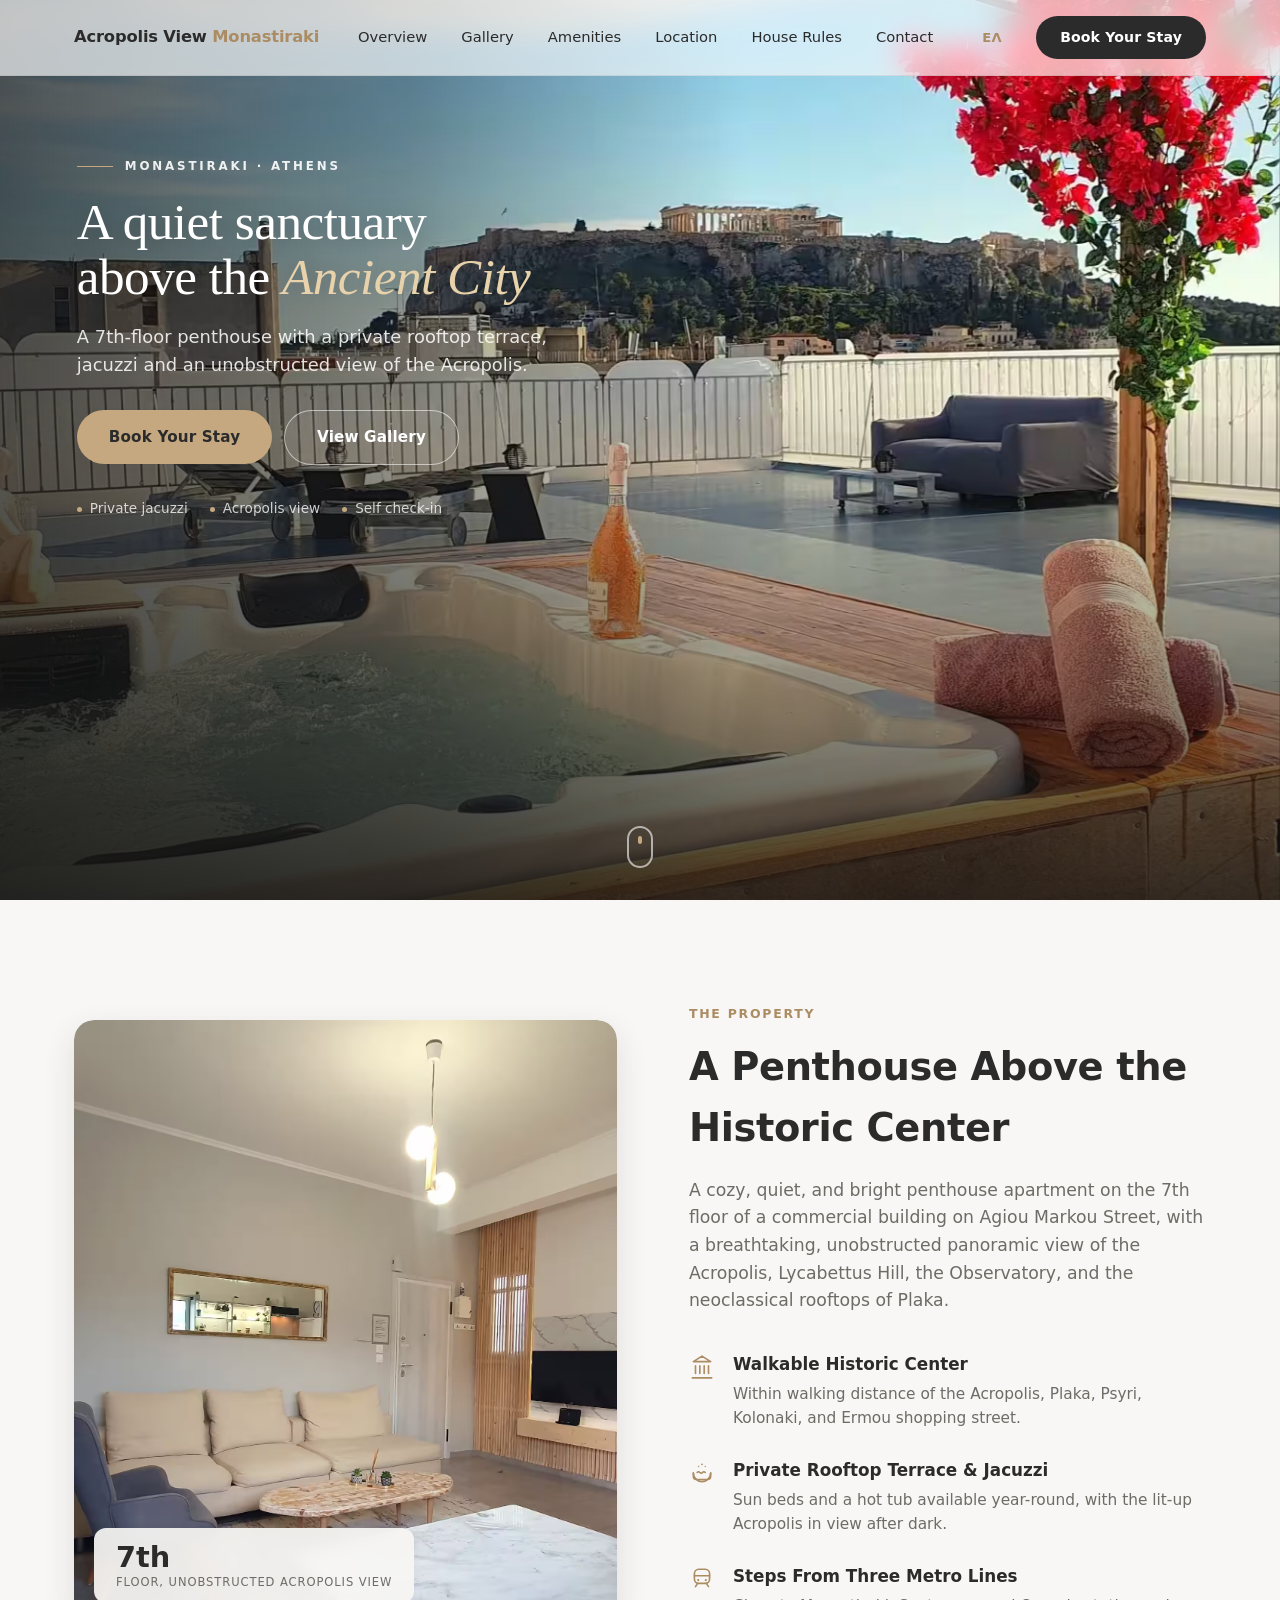
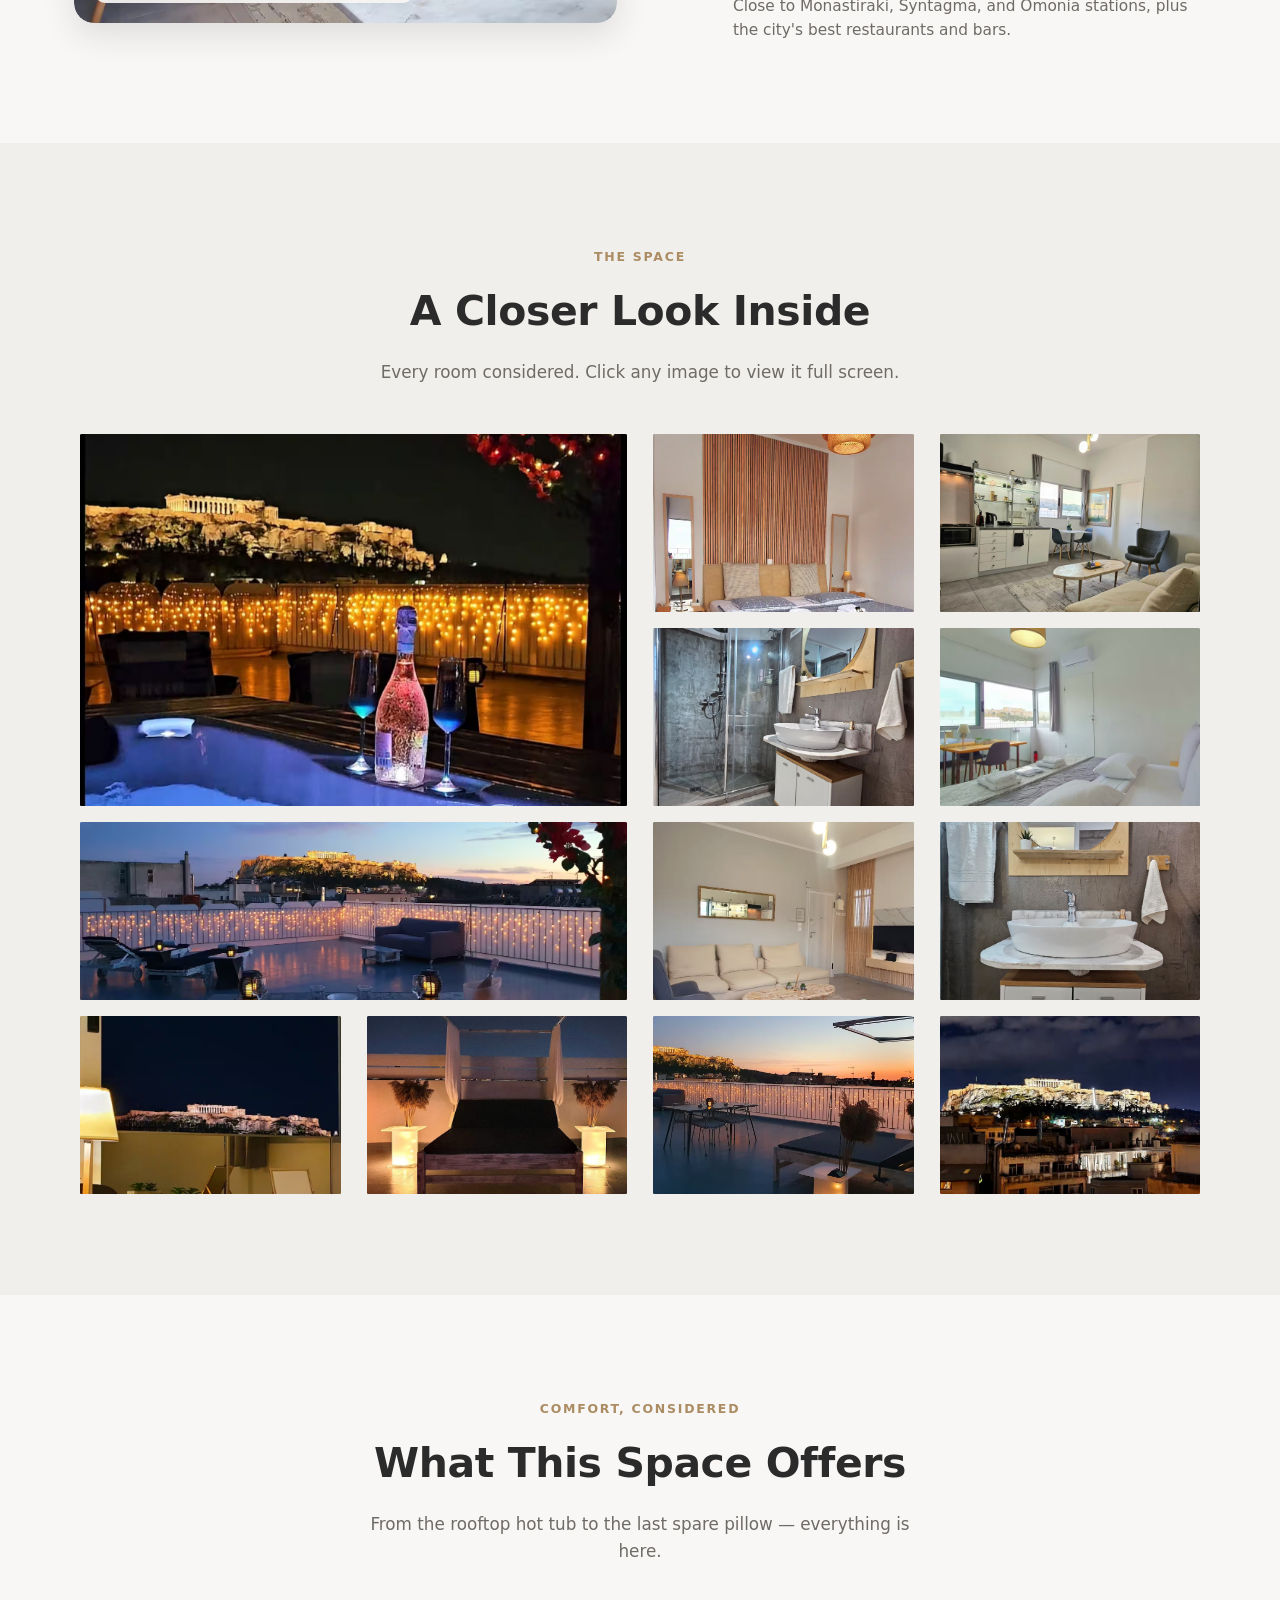
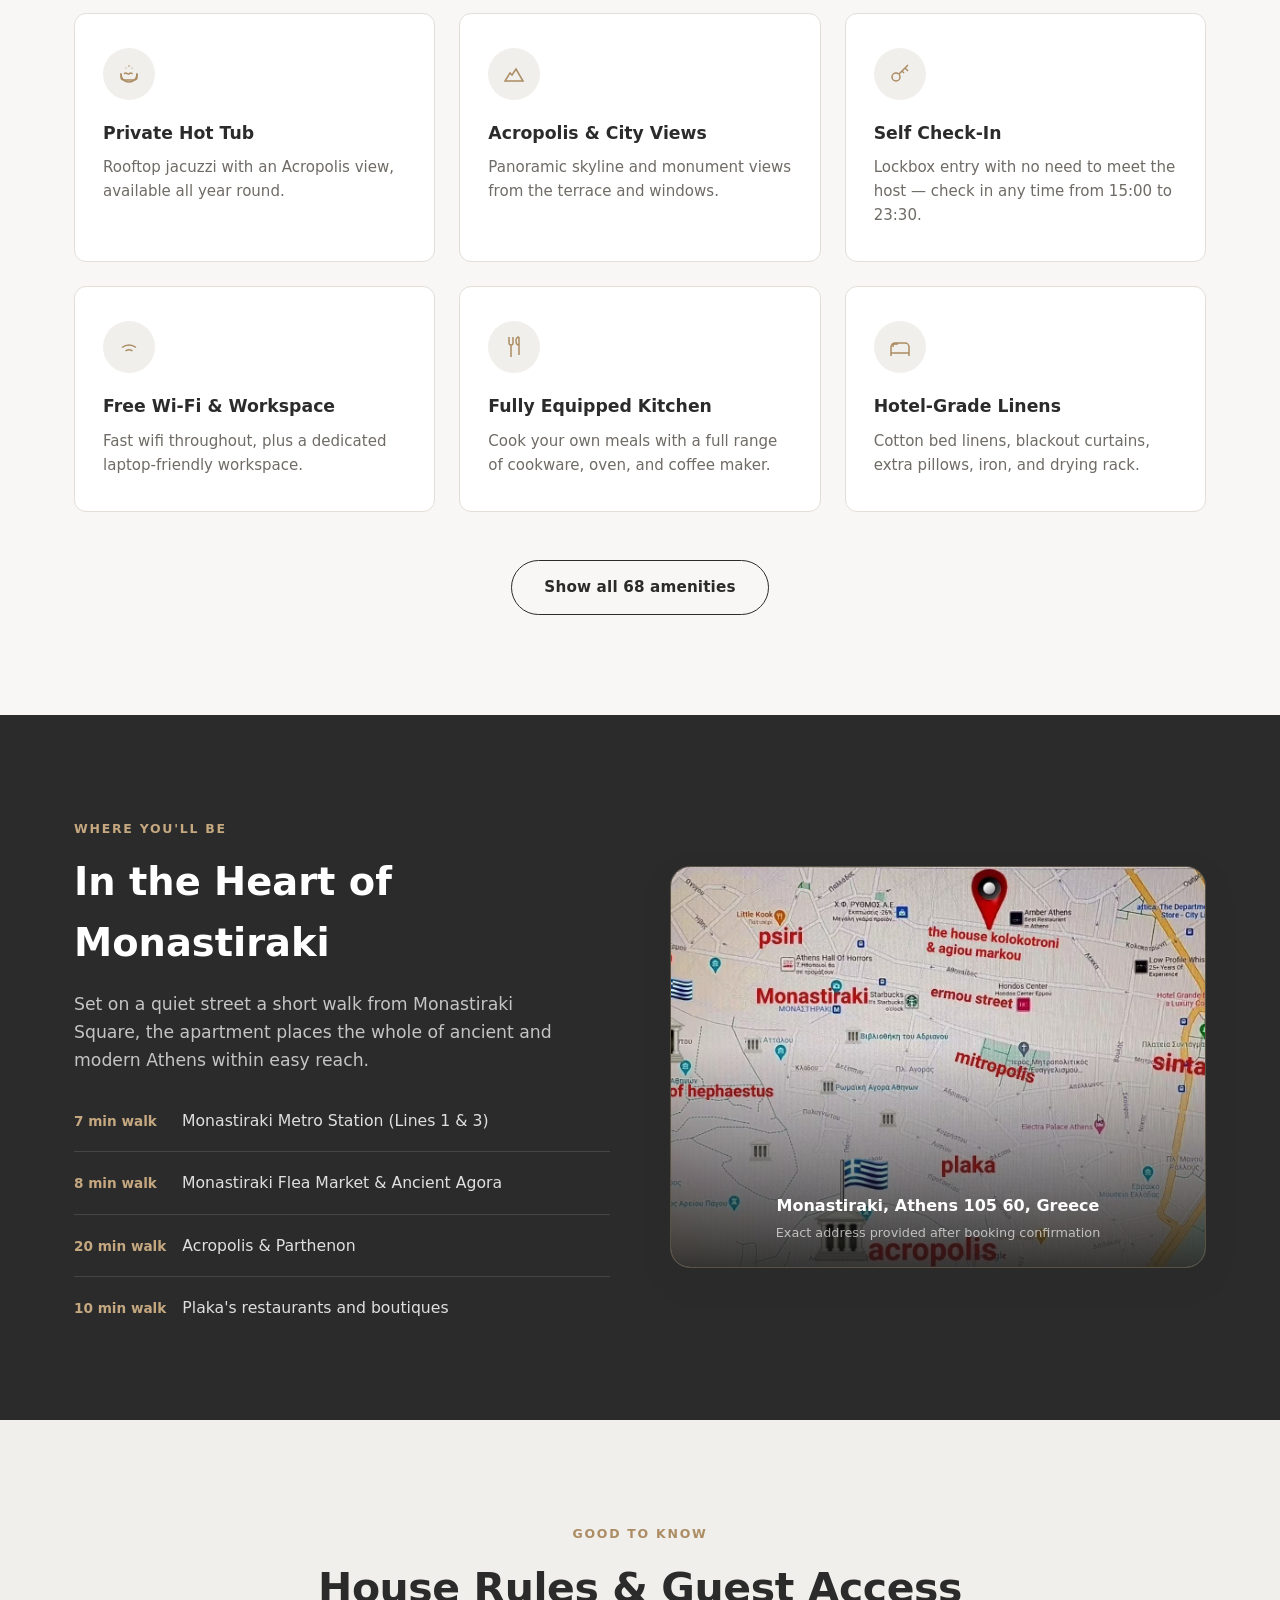
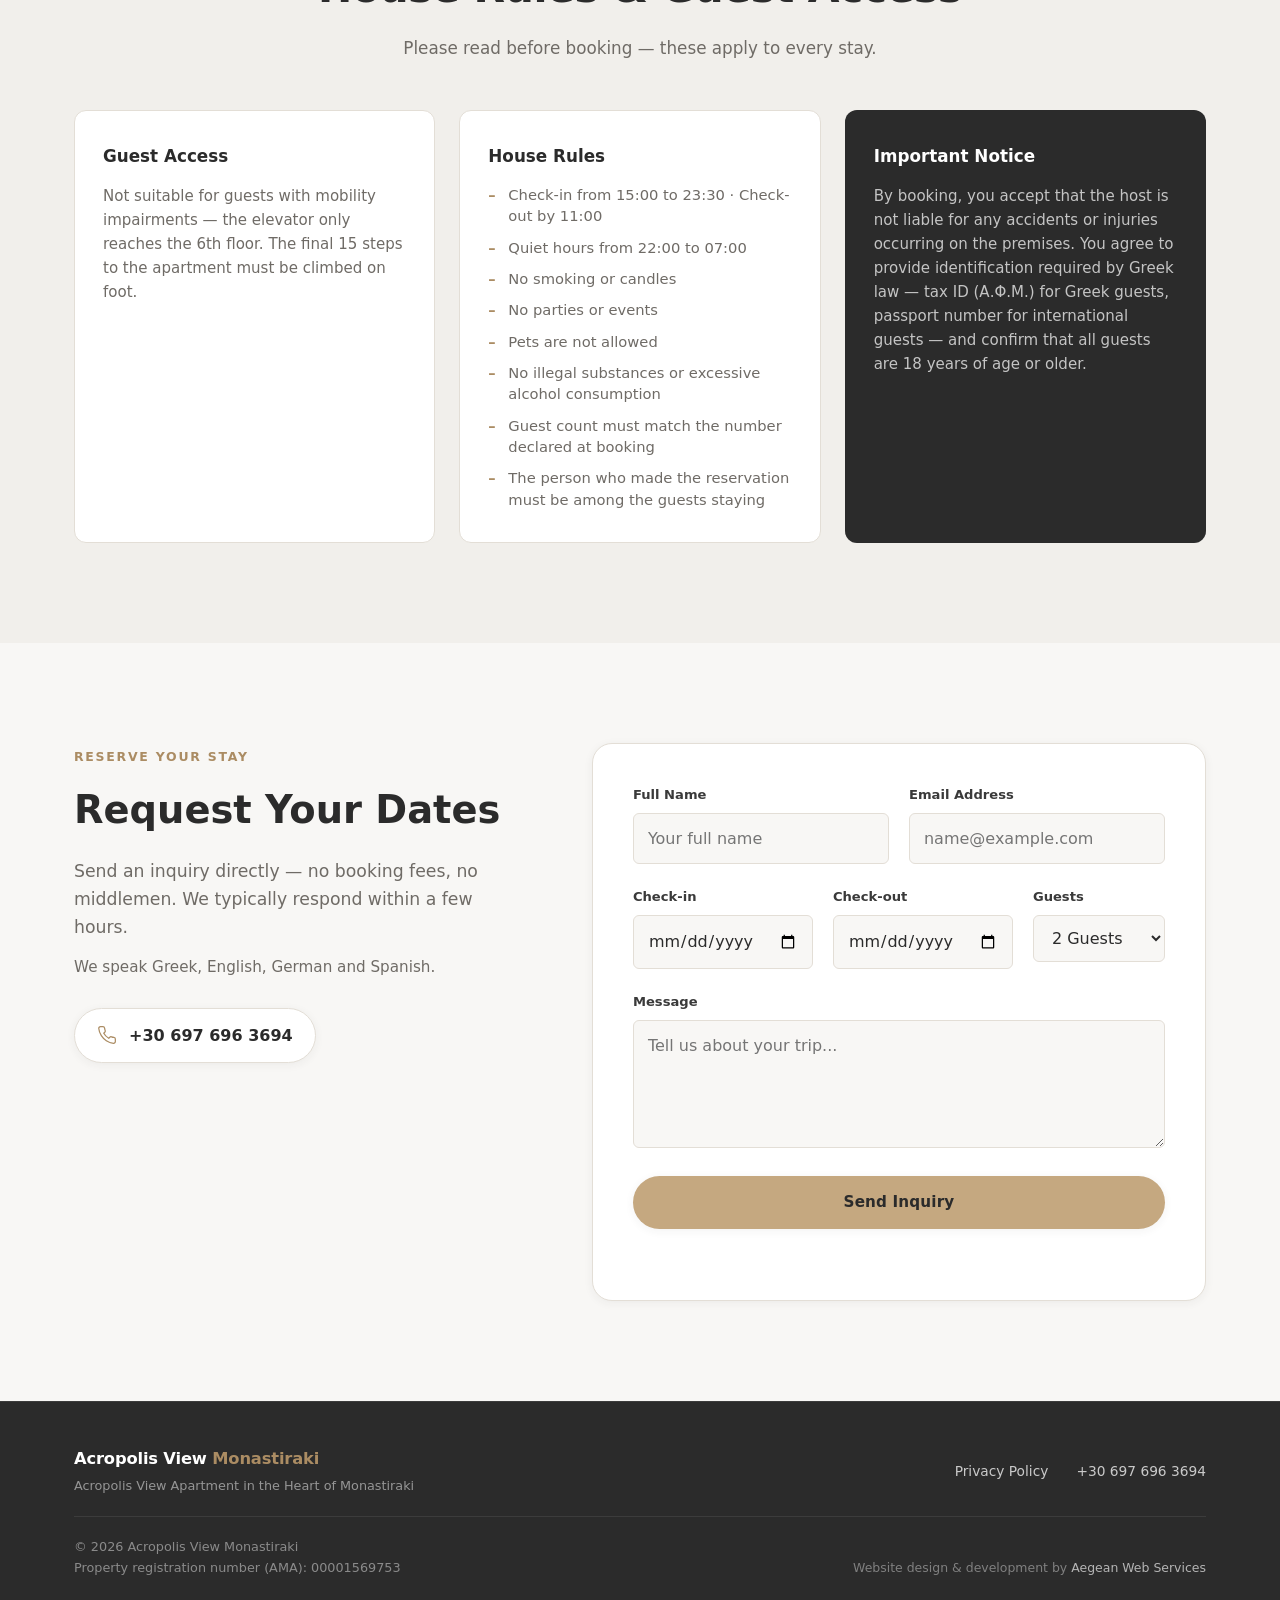
<file: index.html>
<!DOCTYPE html>
<html lang="en">
<head>
<meta charset="UTF-8">
<meta name="viewport" content="width=device-width, initial-scale=1.0">
<title>Acropolis View Monastiraki | Rooftop Jacuzzi Penthouse</title>
<meta name="description" content="7th-floor penthouse in Monastiraki, Athens with a private rooftop jacuzzi and unobstructed Acropolis views. A short walk from the metro — book direct, no booking fees.">
<link rel="canonical" href="https://acropolisviewapartment.gr/en/">
<link rel="alternate" hreflang="en" href="https://acropolisviewapartment.gr/en/">
<link rel="alternate" hreflang="el" href="https://acropolisviewapartment.gr/el/">
<link rel="alternate" hreflang="x-default" href="https://acropolisviewapartment.gr/en/">
<link rel="stylesheet" href="style.css">
<link rel="icon" type="image/svg+xml" href="favicon.svg">
<noscript><meta http-equiv="refresh" content="0; url=en/"></noscript>
<script>
  var lang = (navigator.language || navigator.userLanguage || '').toLowerCase();
  var target = lang.indexOf('el') === 0 ? 'el/' : 'en/';
  window.location.replace(target);
</script>
</head>
<body>
  <main style="min-height:100vh; display:flex; align-items:center; justify-content:center; text-align:center; padding:24px;">
    <div>
      <p style="font-weight:700; letter-spacing:-0.01em; margin-bottom:14px;">Acropolis&nbsp;View <em style="font-style:normal; color:var(--color-bronze-dark);">Monastiraki</em></p>
      <p style="color:var(--color-text-muted);">Redirecting&hellip; <a href="en/">Continue in English</a> &middot; <a href="el/">Συνέχεια στα Ελληνικά</a></p>
    </div>
  </main>
</body>
</html>
</file>
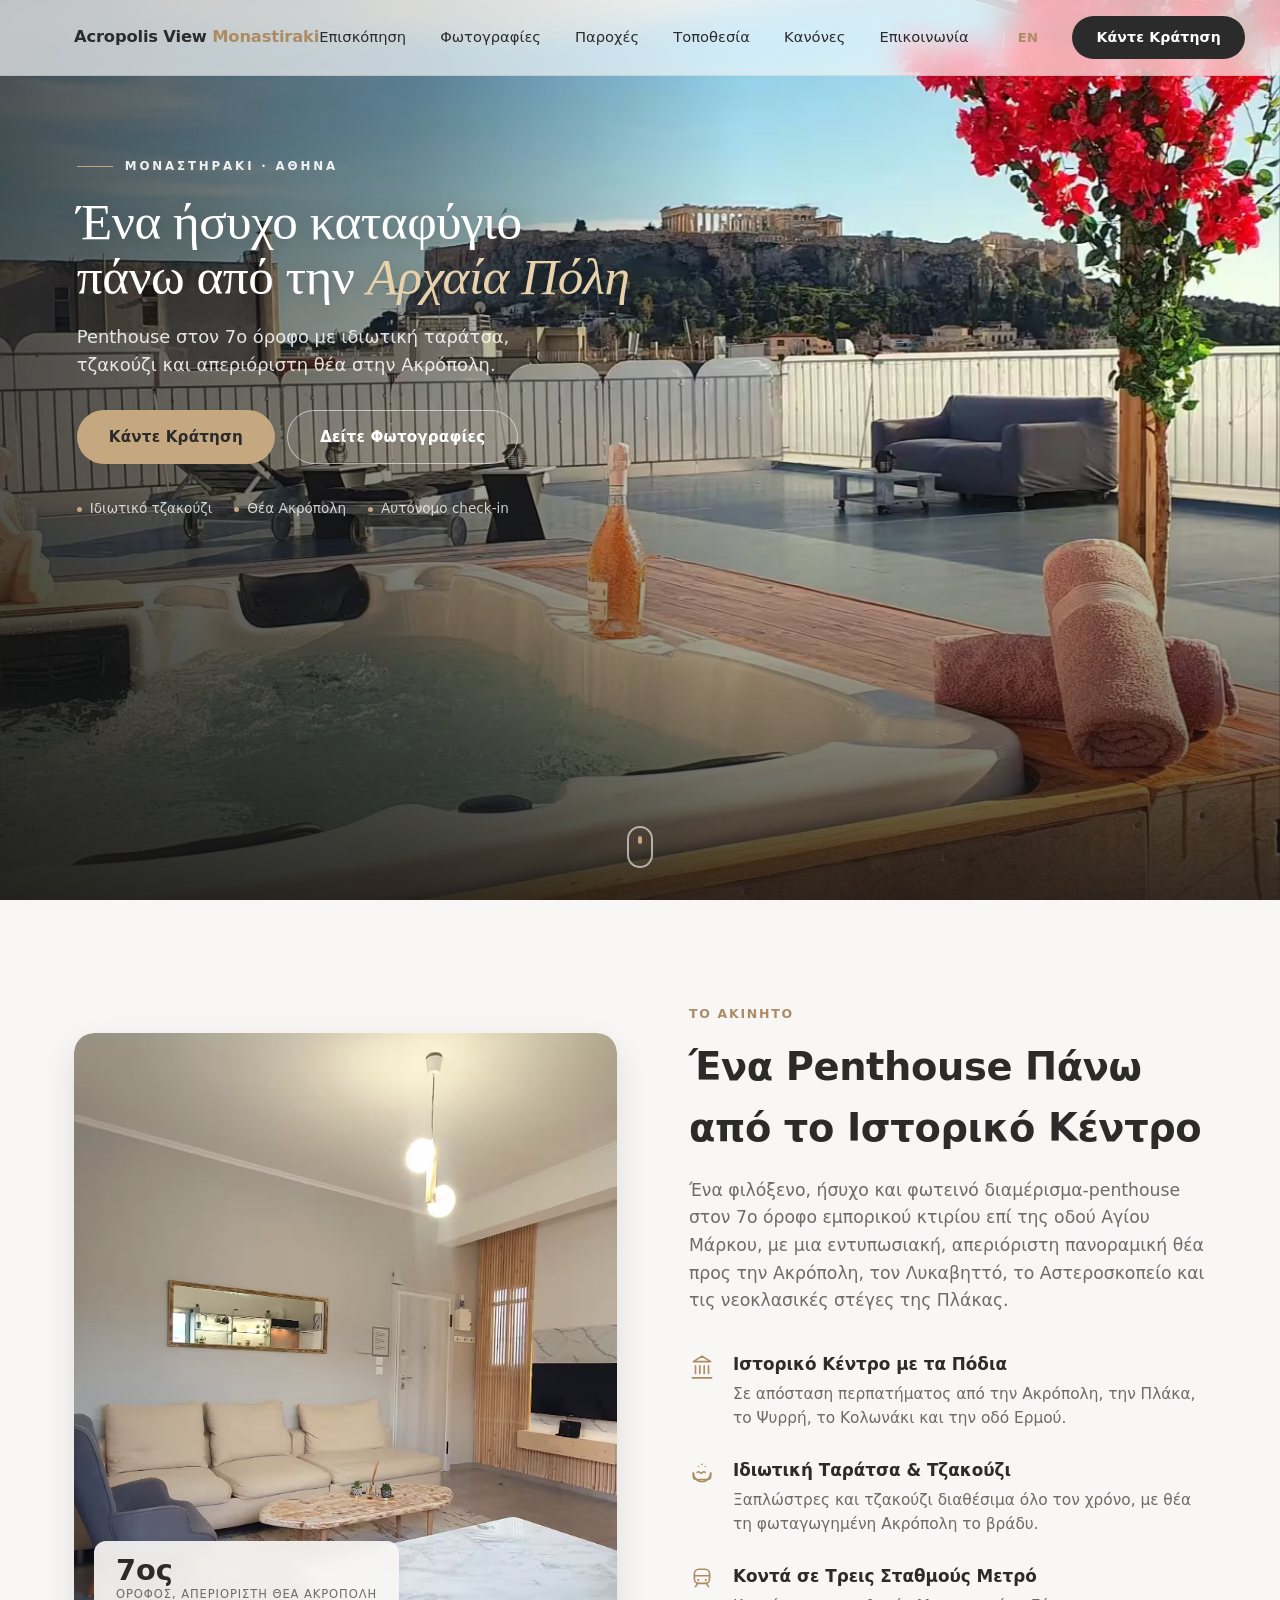
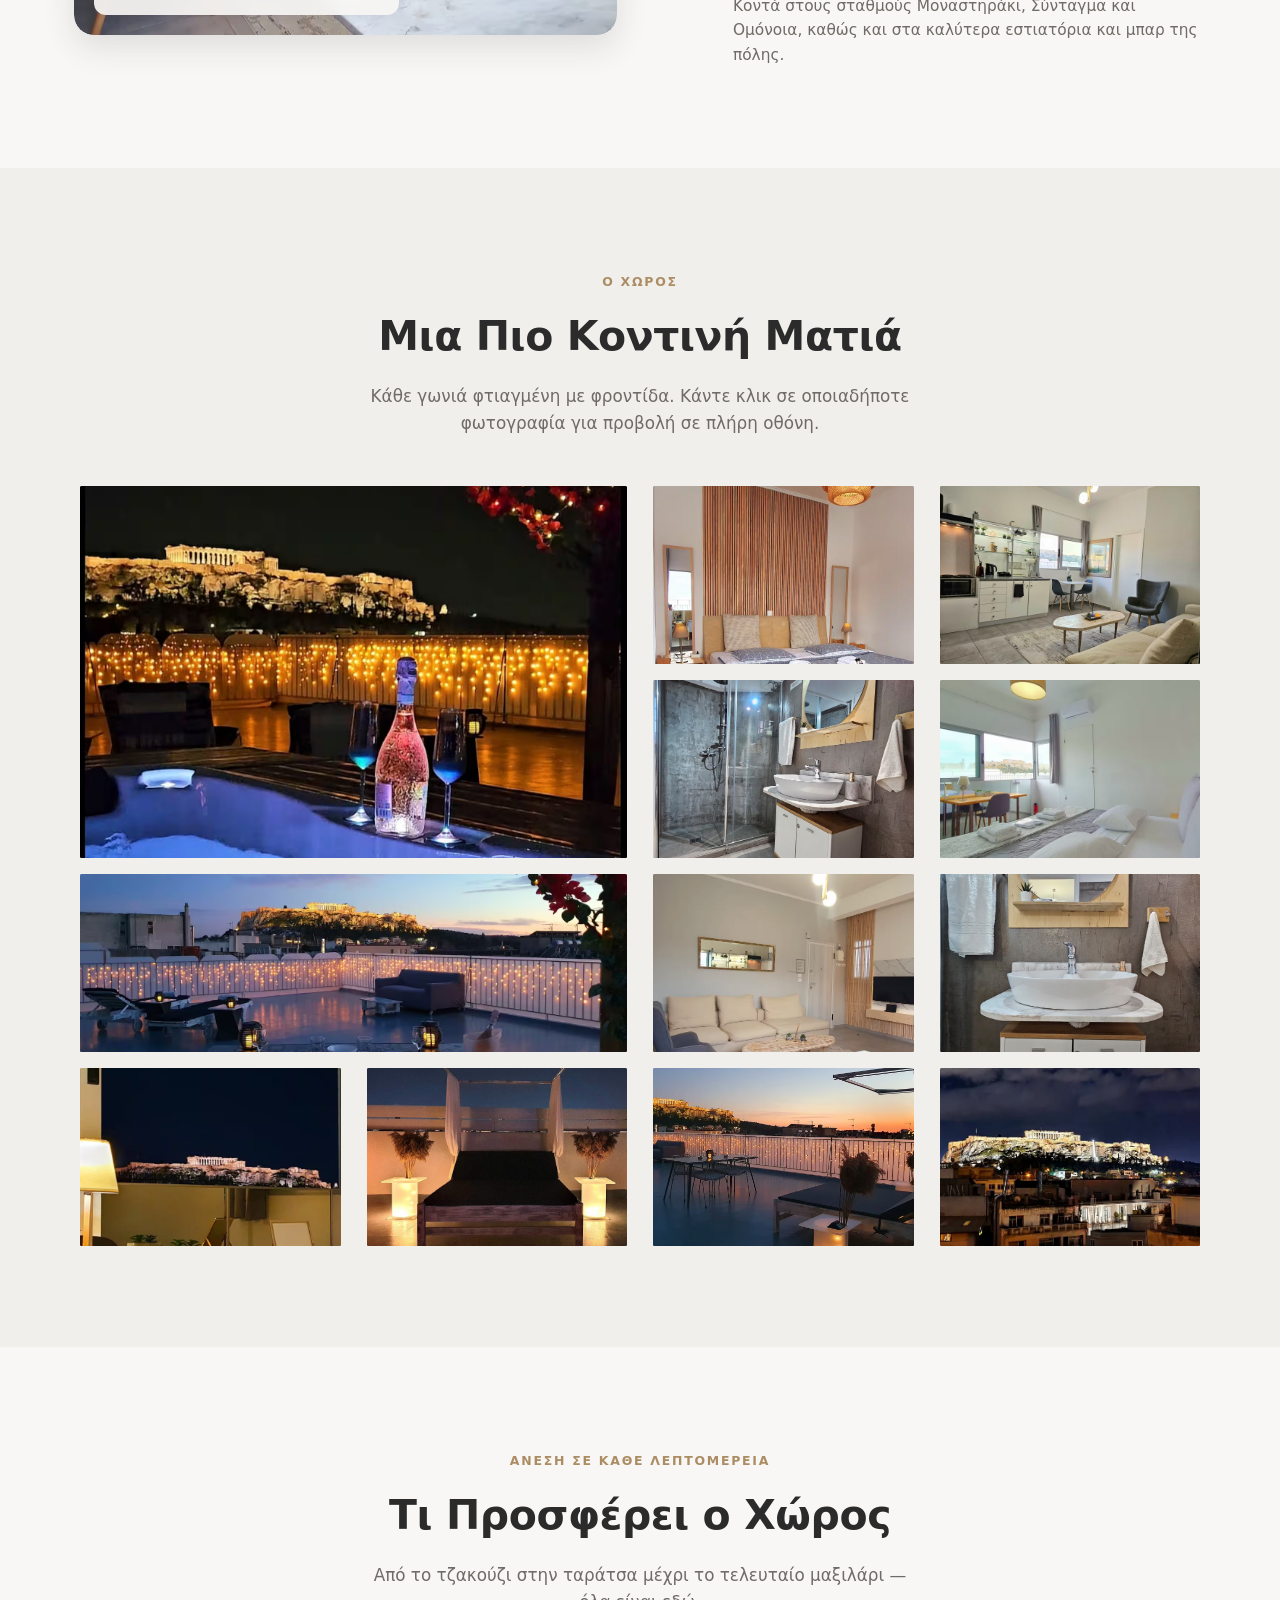
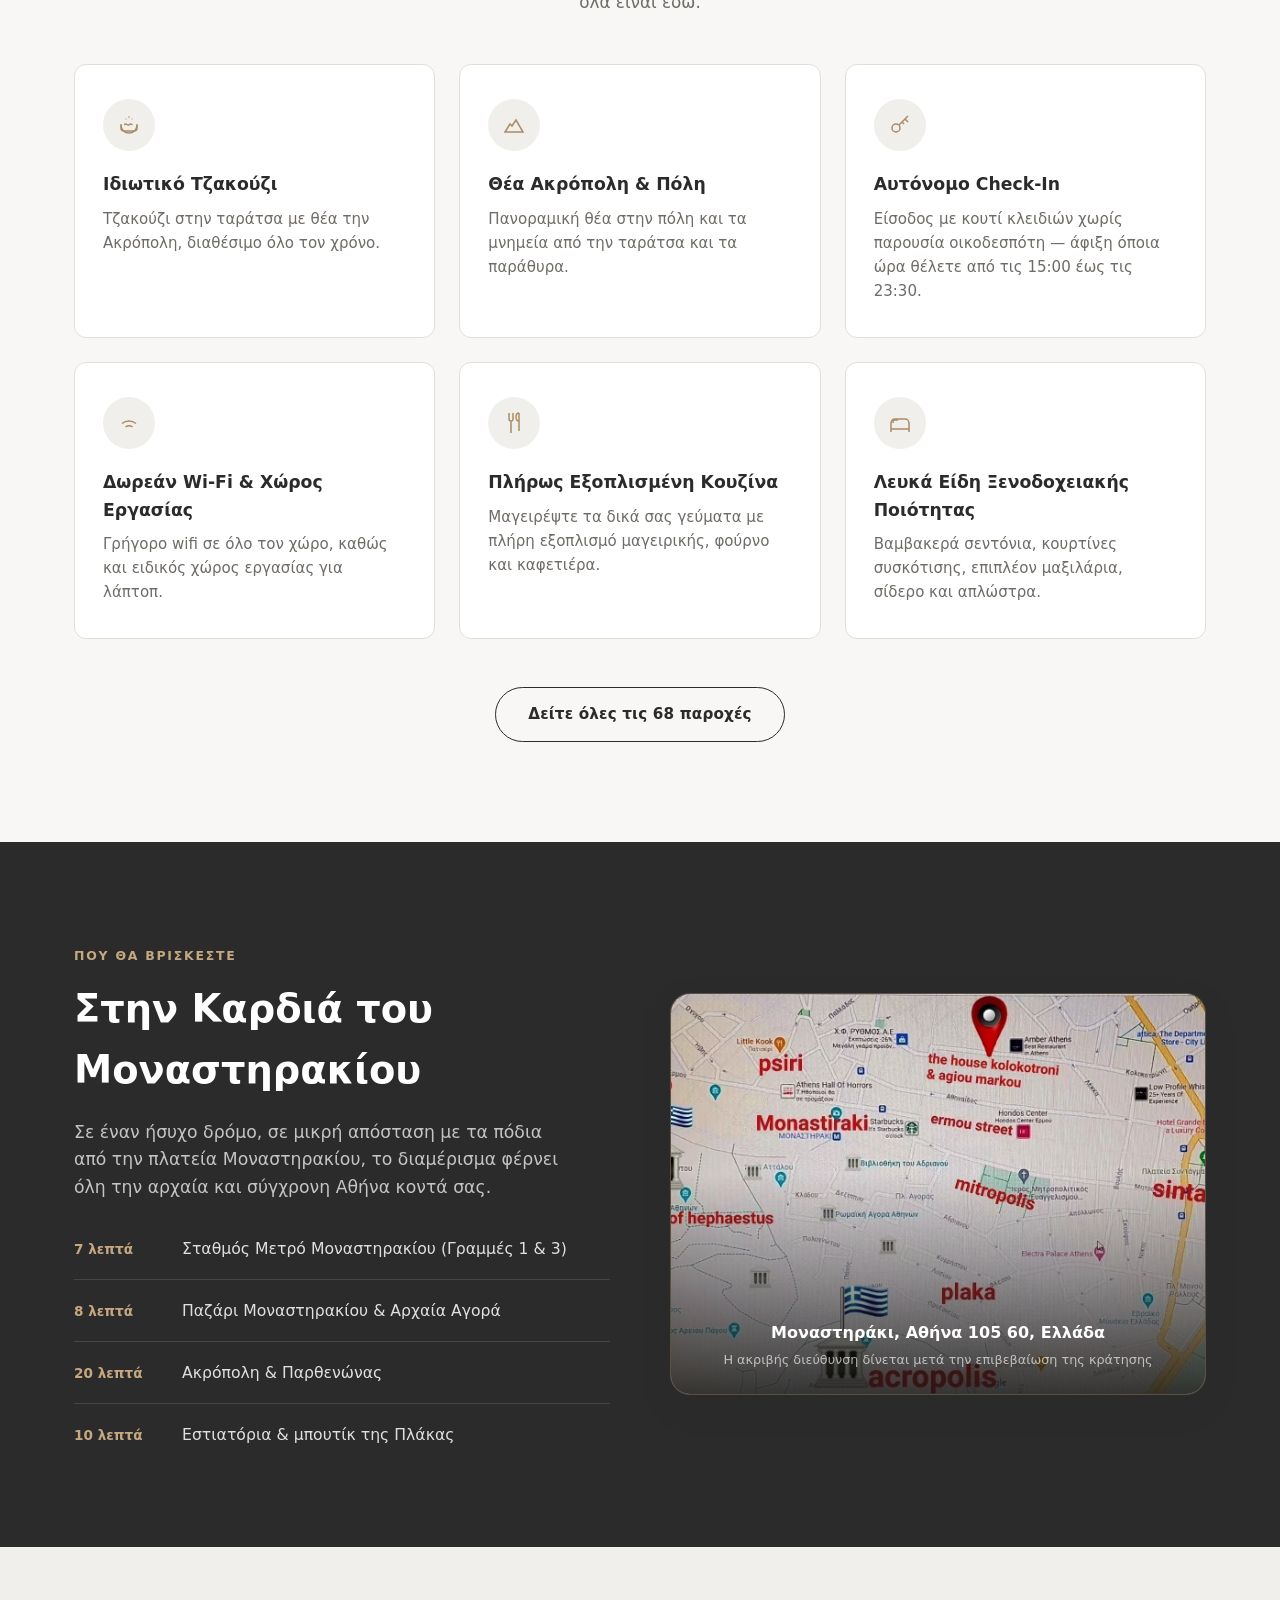
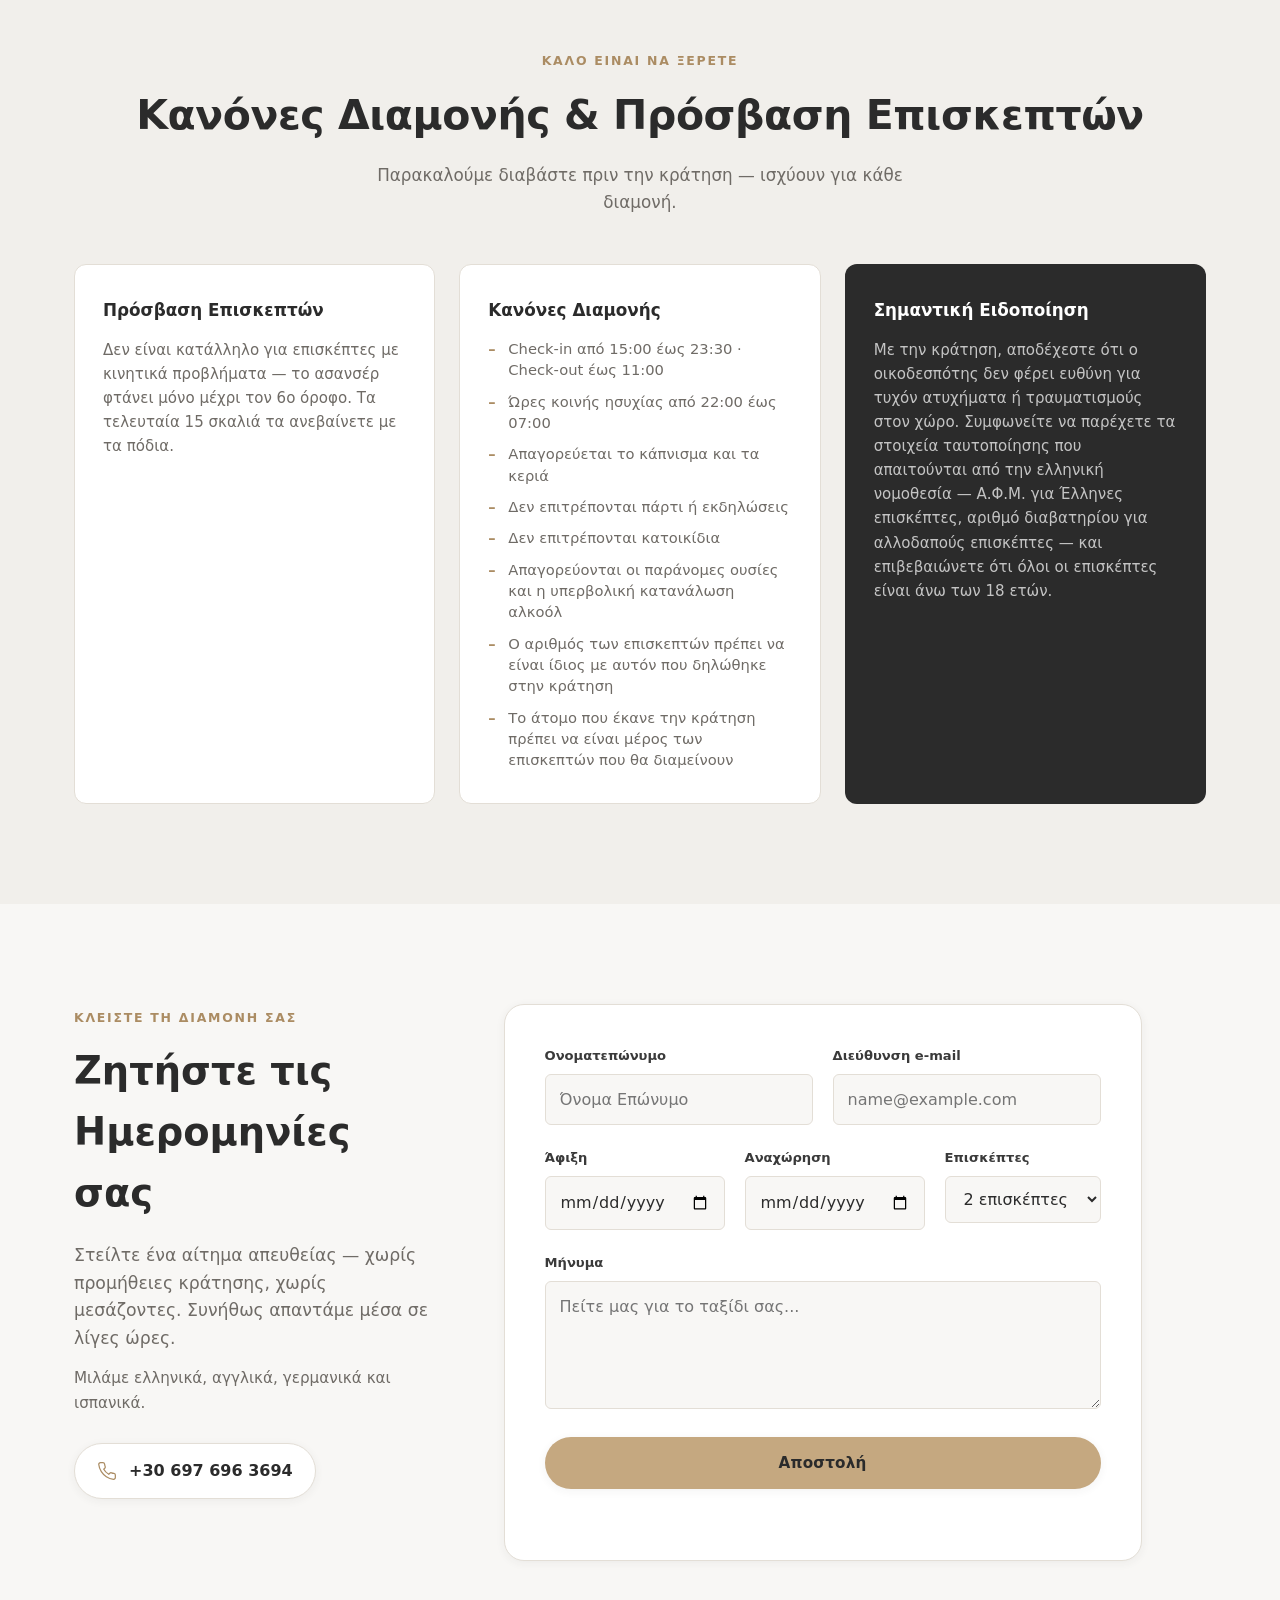
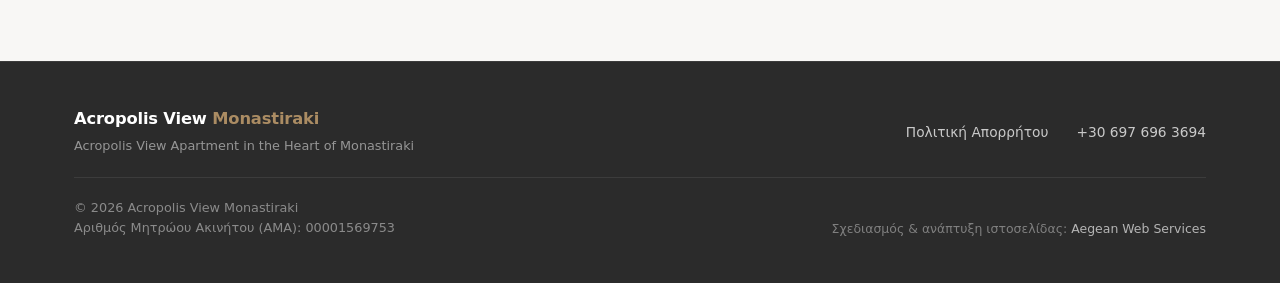
<file: el/index.html>
<!DOCTYPE html>
<html lang="el">
<head>
<meta charset="UTF-8">
<meta name="viewport" content="width=device-width, initial-scale=1.0">
<title>Acropolis View Μοναστηράκι | Θέα Ακρόπολη &amp; Τζακούζι</title>
<meta name="description" content="Penthouse στον 7ο όροφο στο Μοναστηράκι με ιδιωτικό τζακούζι στην ταράτσα και απεριόριστη θέα στην Ακρόπολη. Κοντά στο μετρό — κράτηση απευθείας, χωρίς προμήθειες.">
<link rel="canonical" href="https://acropolisviewapartment.gr/el/">
<link rel="alternate" hreflang="en" href="https://acropolisviewapartment.gr/en/">
<link rel="alternate" hreflang="el" href="https://acropolisviewapartment.gr/el/">
<link rel="alternate" hreflang="x-default" href="https://acropolisviewapartment.gr/en/">
<link rel="stylesheet" href="../style.css">
<link rel="icon" type="image/svg+xml" href="../favicon.svg">

<!-- Social sharing previews (WhatsApp, Facebook, Viber, X…) -->
<meta property="og:type" content="website">
<meta property="og:site_name" content="Acropolis View Monastiraki">
<meta property="og:title" content="Penthouse με Θέα Ακρόπολη στο Μοναστηράκι">
<meta property="og:description" content="Ιδιωτικό τζακούζι στην ταράτσα με απεριόριστη θέα στην Ακρόπολη, σε μικρή απόσταση από το μετρό Μοναστηράκι. Κράτηση απευθείας, χωρίς προμήθειες.">
<meta property="og:url" content="https://acropolisviewapartment.gr/el/">
<meta property="og:image" content="https://acropolisviewapartment.gr/photos/og-image.jpg">
<meta property="og:image:width" content="1200">
<meta property="og:image:height" content="630">
<meta property="og:image:alt" content="Τζακούζι στην ταράτσα με θέα την Ακρόπολη">
<meta property="og:locale" content="el_GR">
<meta property="og:locale:alternate" content="en_US">
<meta name="twitter:card" content="summary_large_image">

<!-- Structured data for search engines -->
<script type="application/ld+json">
{
  "@context": "https://schema.org",
  "@type": "LodgingBusiness",
  "name": "Acropolis View Monastiraki",
  "alternateName": "Acropolis View Apartment in the Heart of Monastiraki",
  "description": "Penthouse διαμέρισμα στον 7ο όροφο επί της οδού Αγίου Μάρκου στο Μοναστηράκι, Αθήνα, με ιδιωτικό τζακούζι στην ταράτσα και απεριόριστη πανοραμική θέα στην Ακρόπολη.",
  "url": "https://acropolisviewapartment.gr/el/",
  "telephone": "+30 697 696 3694",
  "image": [
    "https://acropolisviewapartment.gr/photos/og-image.jpg",
    "https://acropolisviewapartment.gr/photos/04b4c8bd-e492-4556-b988-def10d542f36.avif",
    "https://acropolisviewapartment.gr/photos/25e028ef-b0cb-494a-9265-57f21913192a.avif",
    "https://acropolisviewapartment.gr/photos/2ae3ba02-178e-48e5-9e82-a36ffa0de2dc.avif"
  ],
  "address": {
    "@type": "PostalAddress",
    "streetAddress": "Αγίου Μάρκου",
    "addressLocality": "Αθήνα",
    "addressRegion": "Αττική",
    "postalCode": "105 60",
    "addressCountry": "GR"
  },
  "containedInPlace": { "@type": "Place", "name": "Μοναστηράκι, Αθήνα" },
  "hasMap": "https://maps.app.goo.gl/yT8oeVixx7EZ6hgJ7",
  "petsAllowed": false,
  "checkinTime": "15:00",
  "checkoutTime": "11:00",
  "floorSize": { "@type": "QuantitativeValue", "value": 42, "unitCode": "MTK" },
  "amenityFeature": [
    { "@type": "LocationFeatureSpecification", "name": "Ιδιωτικό τζακούζι στην ταράτσα", "value": true },
    { "@type": "LocationFeatureSpecification", "name": "Θέα Ακρόπολη", "value": true },
    { "@type": "LocationFeatureSpecification", "name": "Ταράτσα", "value": true },
    { "@type": "LocationFeatureSpecification", "name": "Δωρεάν Wi-Fi", "value": true },
    { "@type": "LocationFeatureSpecification", "name": "Χώρος εργασίας", "value": true },
    { "@type": "LocationFeatureSpecification", "name": "Κλιματισμός", "value": true },
    { "@type": "LocationFeatureSpecification", "name": "Πλήρως εξοπλισμένη κουζίνα", "value": true },
    { "@type": "LocationFeatureSpecification", "name": "Αυτόνομο check-in", "value": true },
    { "@type": "LocationFeatureSpecification", "name": "Ασανσέρ", "value": true }
  ],
  "availableLanguage": ["Greek", "English", "German", "Spanish"]
}
</script>
</head>
<body>

<!-- ============ NAVIGATION ============ -->
<header class="site-header" id="site-header">
  <nav class="navbar">
    <a href="#hero" class="brand">
      <span class="brand-name">Acropolis&nbsp;View <em>Monastiraki</em></span>
    </a>

    <button class="nav-toggle" id="nav-toggle" aria-label="Εναλλαγή μενού πλοήγησης" aria-expanded="false" aria-controls="nav-menu">
      <span class="bar"></span>
      <span class="bar"></span>
      <span class="bar"></span>
    </button>

    <ul class="nav-menu" id="nav-menu">
      <li><a href="#overview" class="nav-link">Επισκόπηση</a></li>
      <li><a href="#gallery" class="nav-link">Φωτογραφίες</a></li>
      <li><a href="#amenities" class="nav-link">Παροχές</a></li>
      <li><a href="#location" class="nav-link">Τοποθεσία</a></li>
      <li><a href="#policies" class="nav-link">Κανόνες</a></li>
      <li><a href="#contact" class="nav-link">Επικοινωνία</a></li>
      <li><a href="../en/" class="nav-link lang-switch" hreflang="en">EN</a></li>
      <li><a href="#contact" class="btn btn-cta nav-cta">Κάντε Κράτηση</a></li>
    </ul>
  </nav>
</header>

<!-- ============ HERO ============ -->
<section class="hero" id="hero">
  <div class="hero-media">
    <img
      src="../photos/b913403b-3d0b-4713-943d-62199bb7bb91.avif" width="1440" height="937"
      alt="Ταράτσα με τζακούζι λουσμένη στο φως της ημέρας, με θέα την Ακρόπολη και βουκαμβίλιες"
      class="hero-img">
    <div class="hero-overlay"></div>
  </div>

  <div class="hero-content">
    <div class="hero-inner">
      <p class="hero-eyebrow">Μοναστηράκι &middot; Αθήνα</p>
      <h1 class="hero-title">Ένα ήσυχο καταφύγιο πάνω από την <em>Αρχαία Πόλη</em></h1>
      <p class="hero-subtitle">Penthouse στον 7ο όροφο με ιδιωτική ταράτσα, τζακούζι και απεριόριστη θέα στην Ακρόπολη.</p>
      <div class="hero-actions">
        <a href="#contact" class="btn btn-primary">Κάντε Κράτηση</a>
        <a href="#gallery" class="btn btn-ghost">Δείτε Φωτογραφίες</a>
      </div>
      <ul class="hero-facts">
        <li>Ιδιωτικό τζακούζι</li>
        <li>Θέα Ακρόπολη</li>
        <li>Αυτόνομο check-in</li>
      </ul>
    </div>
  </div>

  <a href="#overview" class="scroll-cue" aria-label="Μετάβαση στο περιεχόμενο">
    <span></span>
  </a>
</section>

<!-- ============ OVERVIEW ============ -->
<section class="overview" id="overview">
  <div class="container overview-grid">
    <div class="overview-media">
      <img
        src="../photos/b8f56591-6300-4f41-a158-3179d8072390.avif" width="1440" height="1597"
        alt="Φωτεινό μοντέρνο σαλόνι με κρεμ καναπέ, μαρμάρινο τραπεζάκι και ξύλινο διακοσμητικό τοίχο"
        loading="lazy">
      <div class="overview-media-caption">
        <span class="stat">7ος</span>
        <span class="stat-label">Όροφος, Απεριόριστη Θέα Ακρόπολη</span>
      </div>
    </div>

    <div class="overview-copy">
      <p class="eyebrow">Το Ακίνητο</p>
      <h2>Ένα Penthouse Πάνω από το Ιστορικό Κέντρο</h2>
      <p class="lead">Ένα φιλόξενο, ήσυχο και φωτεινό διαμέρισμα-penthouse στον 7ο όροφο εμπορικού κτιρίου επί της οδού Αγίου Μάρκου, με μια εντυπωσιακή, απεριόριστη πανοραμική θέα προς την Ακρόπολη, τον Λυκαβηττό, το Αστεροσκοπείο και τις νεοκλασικές στέγες της Πλάκας.</p>

      <ul class="overview-points">
        <li>
          <svg viewBox="0 0 24 24" fill="none" stroke="currentColor" stroke-width="1.5" stroke-linecap="round" stroke-linejoin="round"><path d="M12 2l8 5H4z"/><path d="M6 18v-7"/><path d="M10 18v-7"/><path d="M14 18v-7"/><path d="M18 18v-7"/><path d="M3 22h18"/></svg>
          <div>
            <h3>Ιστορικό Κέντρο με τα Πόδια</h3>
            <p>Σε απόσταση περπατήματος από την Ακρόπολη, την Πλάκα, το Ψυρρή, το Κολωνάκι και την οδό Ερμού.</p>
          </div>
        </li>
        <li>
          <svg viewBox="0 0 24 24" fill="none" stroke="currentColor" stroke-width="1.5" stroke-linecap="round" stroke-linejoin="round"><path d="M4 12a8 8 0 0016 0"/><path d="M4 12v3a3 3 0 003 3h10a3 3 0 003-3v-3"/><path d="M7.5 11.5c.7-.8 1.7-.8 2.5 0s1.8.8 2.5 0 1.8-.8 2.5 0"/><circle cx="9" cy="6" r="0.6" fill="currentColor" stroke="none"/><circle cx="12" cy="4" r="0.8" fill="currentColor" stroke="none"/><circle cx="15" cy="6" r="0.6" fill="currentColor" stroke="none"/></svg>
          <div>
            <h3>Ιδιωτική Ταράτσα &amp; Τζακούζι</h3>
            <p>Ξαπλώστρες και τζακούζι διαθέσιμα όλο τον χρόνο, με θέα τη φωταγωγημένη Ακρόπολη το βράδυ.</p>
          </div>
        </li>
        <li>
          <svg viewBox="0 0 24 24" fill="none" stroke="currentColor" stroke-width="1.5" stroke-linecap="round" stroke-linejoin="round"><rect x="5" y="3" width="14" height="13" rx="4"/><path d="M5 9h14"/><circle cx="8.5" cy="13" r="1" fill="currentColor" stroke="none"/><circle cx="15.5" cy="13" r="1" fill="currentColor" stroke="none"/><path d="M8 16l-2 3"/><path d="M16 16l2 3"/></svg>
          <div>
            <h3>Κοντά σε Τρεις Σταθμούς Μετρό</h3>
            <p>Κοντά στους σταθμούς Μοναστηράκι, Σύνταγμα και Ομόνοια, καθώς και στα καλύτερα εστιατόρια και μπαρ της πόλης.</p>
          </div>
        </li>
      </ul>
    </div>
  </div>
</section>

<!-- ============ GALLERY ============ -->
<section class="gallery" id="gallery">
  <div class="container">
    <p class="eyebrow center">Ο Χώρος</p>
    <h2 class="section-title center">Μια Πιο Κοντινή Ματιά</h2>
    <p class="section-subtitle center">Κάθε γωνιά φτιαγμένη με φροντίδα. Κάντε κλικ σε οποιαδήποτε φωτογραφία για προβολή σε πλήρη οθόνη.</p>

    <div class="gallery-grid">
      <button class="gallery-item item-1" data-index="0">
        <img src="../photos/04b4c8bd-e492-4556-b988-def10d542f36.avif" width="1440" height="1440" alt="Τζακούζι στην ταράτσα το βράδυ με κρασί και τη φωταγωγημένη Ακρόπολη στο βάθος" loading="lazy">
      </button>
      <button class="gallery-item item-2" data-index="1">
        <img src="../photos/25e028ef-b0cb-494a-9265-57f21913192a.avif" width="1440" height="1402" alt="Υπνοδωμάτιο με ξύλινο κεφαλάρι, φωτιστικό από ραττάν και φρεσκοστρωμένο κρεβάτι" loading="lazy">
      </button>
      <button class="gallery-item item-3" data-index="2">
        <img src="../photos/f526fc43-dc27-419d-a5e7-bc1cc47a74ca.avif" width="1440" height="1055" alt="Κουζινάκι και καθιστικό με θέα την Ακρόπολη από το παράθυρο" loading="lazy">
      </button>
      <button class="gallery-item item-4" data-index="3">
        <img src="../photos/92ecaa5c-62ca-4096-a79d-5cc1e81a2566.avif" width="1440" height="1892" alt="Μοντέρνο μπάνιο με ντουζιέρα από γυαλί και μαρμάρινο νιπτήρα" loading="lazy">
      </button>
      <button class="gallery-item item-5" data-index="4">
        <img src="../photos/44a7e1da-3262-415a-bb49-0f032ad23262.avif" width="1440" height="828" alt="Υπνοδωμάτιο με μεγάλο παράθυρο και θέα την Ακρόπολη την ημέρα" loading="lazy">
      </button>
      <button class="gallery-item item-6" data-index="5">
        <img src="../photos/b8a7ee22-ff4d-4c78-82ff-4fa2c74211a0.avif" width="1440" height="822" alt="Τραπέζι για δύο στην ταράτσα το ηλιοβασίλεμα με την Ακρόπολη στον ορίζοντα" loading="lazy">
      </button>
      <button class="gallery-item" data-index="6">
        <img src="../photos/b8f56591-6300-4f41-a158-3179d8072390.avif" width="1440" height="1597" alt="Σαλόνι με κρεμ καναπέ, πολυθρόνα και μαρμάρινο τραπεζάκι" loading="lazy">
      </button>
      <button class="gallery-item" data-index="7">
        <img src="../photos/985e2c47-628e-49bb-b7f8-53129812a461.avif" width="1440" height="2090" alt="Νιπτήρας μπάνιου με στρογγυλό καθρέφτη και μαρμάρινο πάγκο" loading="lazy">
      </button>
      <button class="gallery-item" data-index="8">
        <img src="../photos/7be42ab9-31d1-4499-a45f-a427e2328306.avif" width="1440" height="3008" alt="Νυχτερινή θέα της φεγγαρόλουστης Ακρόπολης μέσα από το παράθυρο του διαμερίσματος" loading="lazy">
      </button>
      <button class="gallery-item" data-index="9">
        <img src="../photos/d093cb60-9859-4271-8a04-690372b200a3.avif" width="1440" height="1027" alt="Ξαπλώστρα με κουβούκλιο στην ταράτσα, φωταγωγημένη το βράδυ" loading="lazy">
      </button>
      <button class="gallery-item" data-index="10">
        <img src="../photos/2ae3ba02-178e-48e5-9e82-a36ffa0de2dc.avif" width="1440" height="698" alt="Πανοραμική ταράτσα το ηλιοβασίλεμα με τραπέζι και καθιστικό" loading="lazy">
      </button>
      <button class="gallery-item" data-index="11">
        <img src="../photos/f66a4525-e72d-49b1-8fe9-ad01891f2230.avif" width="1440" height="830" alt="Κοντινή νυχτερινή θέα της φωταγωγημένης Ακρόπολης πάνω από τις στέγες της Αθήνας" loading="lazy">
      </button>
    </div>
  </div>
</section>

<!-- Lightbox modal -->
<div class="lightbox" id="lightbox" role="dialog" aria-modal="true" aria-label="Γκαλερί φωτογραφιών" aria-hidden="true">
  <button class="lightbox-close" id="lightbox-close" aria-label="Κλείσιμο προβολής γκαλερί">&times;</button>
  <button class="lightbox-nav lightbox-prev" id="lightbox-prev" aria-label="Προηγούμενη φωτογραφία">&#10094;</button>
  <figure class="lightbox-figure">
    <img src="[data-uri]" alt="" id="lightbox-img">
    <figcaption id="lightbox-caption"></figcaption>
  </figure>
  <button class="lightbox-nav lightbox-next" id="lightbox-next" aria-label="Επόμενη φωτογραφία">&#10095;</button>
</div>

<!-- ============ AMENITIES ============ -->
<section class="amenities" id="amenities">
  <div class="container">
    <p class="eyebrow center">Άνεση σε κάθε λεπτομέρεια</p>
    <h2 class="section-title center">Τι Προσφέρει ο Χώρος</h2>
    <p class="section-subtitle center">Από το τζακούζι στην ταράτσα μέχρι το τελευταίο μαξιλάρι &mdash; όλα είναι εδώ.</p>

    <div class="amenities-grid">
      <div class="amenity-card">
        <span class="amenity-icon">
          <svg viewBox="0 0 24 24" fill="none" stroke="currentColor" stroke-width="1.5" stroke-linecap="round" stroke-linejoin="round"><path d="M4 12a8 8 0 0016 0"/><path d="M4 12v3a3 3 0 003 3h10a3 3 0 003-3v-3"/><path d="M7.5 11.5c.7-.8 1.7-.8 2.5 0s1.8.8 2.5 0 1.8-.8 2.5 0"/><circle cx="9" cy="6" r="0.6" fill="currentColor" stroke="none"/><circle cx="12" cy="4" r="0.8" fill="currentColor" stroke="none"/><circle cx="15" cy="6" r="0.6" fill="currentColor" stroke="none"/></svg>
        </span>
        <h3>Ιδιωτικό Τζακούζι</h3>
        <p>Τζακούζι στην ταράτσα με θέα την Ακρόπολη, διαθέσιμο όλο τον χρόνο.</p>
      </div>

      <div class="amenity-card">
        <span class="amenity-icon">
          <svg viewBox="0 0 24 24" fill="none" stroke="currentColor" stroke-width="1.5"><path d="M3 19h18L14 7l-4 6-2-2z"/></svg>
        </span>
        <h3>Θέα Ακρόπολη &amp; Πόλη</h3>
        <p>Πανοραμική θέα στην πόλη και τα μνημεία από την ταράτσα και τα παράθυρα.</p>
      </div>

      <div class="amenity-card">
        <span class="amenity-icon">
          <svg viewBox="0 0 24 24" fill="none" stroke="currentColor" stroke-width="1.5"><circle cx="8" cy="15" r="4"/><path d="M11 12l9-9M17 6l3 3M14 9l2 2"/></svg>
        </span>
        <h3>Αυτόνομο Check-In</h3>
        <p>Είσοδος με κουτί κλειδιών χωρίς παρουσία οικοδεσπότη &mdash; άφιξη όποια ώρα θέλετε από τις 15:00 έως τις 23:30.</p>
      </div>

      <div class="amenity-card">
        <span class="amenity-icon">
          <svg viewBox="0 0 24 24" fill="none" stroke="currentColor" stroke-width="1.5"><path d="M5 12.5a11 11 0 0114 0M8.5 16a6 6 0 017 0M12 19.5h.01"/></svg>
        </span>
        <h3>Δωρεάν Wi-Fi &amp; Χώρος Εργασίας</h3>
        <p>Γρήγορο wifi σε όλο τον χώρο, καθώς και ειδικός χώρος εργασίας για λάπτοπ.</p>
      </div>

      <div class="amenity-card">
        <span class="amenity-icon">
          <svg viewBox="0 0 24 24" fill="none" stroke="currentColor" stroke-width="1.5"><path d="M7 2v6a2 2 0 002 2 2 2 0 002-2V2M9 10v12M17 2c-1.5 0-3 1.5-3 4s1.5 4 3 4M17 2v18"/></svg>
        </span>
        <h3>Πλήρως Εξοπλισμένη Κουζίνα</h3>
        <p>Μαγειρέψτε τα δικά σας γεύματα με πλήρη εξοπλισμό μαγειρικής, φούρνο και καφετιέρα.</p>
      </div>

      <div class="amenity-card">
        <span class="amenity-icon">
          <svg viewBox="0 0 24 24" fill="none" stroke="currentColor" stroke-width="1.5"><path d="M3 18v-6a4 4 0 014-4h10a4 4 0 014 4v6M3 18h18M5 12v-1a2 2 0 012-2h3M3 21v-3M21 21v-3"/></svg>
        </span>
        <h3>Λευκά Είδη Ξενοδοχειακής Ποιότητας</h3>
        <p>Βαμβακερά σεντόνια, κουρτίνες συσκότισης, επιπλέον μαξιλάρια, σίδερο και απλώστρα.</p>
      </div>
    </div>

    <div class="amenities-cta">
      <button type="button" class="btn btn-outline" id="amenities-toggle">Δείτε όλες τις 68 παροχές</button>
    </div>
  </div>
</section>

<!-- Amenities modal -->
<div class="amenities-modal" id="amenities-modal" aria-hidden="true">
  <div class="amenities-modal-panel" role="dialog" aria-modal="true" aria-labelledby="amenities-modal-title">
    <div class="amenities-modal-head">
      <h3 id="amenities-modal-title">Τι Προσφέρει ο Χώρος</h3>
      <button type="button" class="amenities-modal-close" id="amenities-modal-close" aria-label="Κλείσιμο λίστας παροχών">&times;</button>
    </div>

    <div class="amenities-modal-body">
      <div class="amenities-categories">
        <div class="amenity-category">
          <div class="amenity-category-head">
            <span class="amenity-icon amenity-icon-sm">
              <svg viewBox="0 0 24 24" fill="none" stroke="currentColor" stroke-width="1.5"><path d="M3 19h18L14 7l-4 6-2-2z"/></svg>
            </span>
            <h3>Θέα</h3>
          </div>
          <ul class="amenity-list">
            <li>Θέα στην πόλη</li>
            <li>Θέα σε αξιοθέατο (Ακρόπολη)</li>
          </ul>
        </div>

        <div class="amenity-category">
          <div class="amenity-category-head">
            <span class="amenity-icon amenity-icon-sm">
              <svg viewBox="0 0 24 24" fill="none" stroke="currentColor" stroke-width="1.5"><path d="M12 3s6 7 6 11a6 6 0 01-12 0c0-4 6-11 6-11z"/></svg>
            </span>
            <h3>Μπάνιο</h3>
          </div>
          <ul class="amenity-list">
            <li>Πιστολάκι μαλλιών</li>
            <li>Καθαριστικά</li>
            <li>Σαμπουάν</li>
            <li>Μπιντές</li>
            <li>Ζεστό νερό</li>
            <li>Αφρόλουτρο</li>
            <li>Ιδιωτικό μπάνιο</li>
            <li>Ντουζιέρα</li>
            <li>Παντόφλες</li>
          </ul>
        </div>

        <div class="amenity-category">
          <div class="amenity-category-head">
            <span class="amenity-icon amenity-icon-sm">
              <svg viewBox="0 0 24 24" fill="none" stroke="currentColor" stroke-width="1.5"><rect x="3" y="11" width="18" height="7" rx="2"/><path d="M3 11V8a2 2 0 012-2h3a2 2 0 012 2v3M3 21v-2M21 21v-2"/></svg>
            </span>
            <h3>Υπνοδωμάτιο &amp; Πλυντήριο</h3>
          </div>
          <ul class="amenity-list">
            <li>Βασικά είδη &mdash; πετσέτες, σεντόνια, σαπούνι &amp; χαρτί υγείας</li>
            <li>Κρεμάστρες</li>
            <li>Βαμβακερά σεντόνια</li>
            <li>Επιπλέον μαξιλάρια &amp; κουβέρτες</li>
            <li>Κουρτίνες συσκότισης</li>
            <li>Σίδερο</li>
            <li>Απλώστρα ρούχων</li>
            <li>Κουνουπιέρα</li>
            <li>Ντουλάπα &amp; συρταριέρα για αποθήκευση ρούχων</li>
            <li>Έξτρα μακρύ κρεβάτι (άνω των 2 μ.)</li>
            <li>Χώρος ντυσίματος</li>
            <li>Πρίζα δίπλα στο κρεβάτι</li>
          </ul>
        </div>

        <div class="amenity-category">
          <div class="amenity-category-head">
            <span class="amenity-icon amenity-icon-sm">
              <svg viewBox="0 0 24 24" fill="none" stroke="currentColor" stroke-width="1.5"><path d="M4 11V8a2 2 0 012-2h12a2 2 0 012 2v3"/><path d="M2 13a2 2 0 014 0v2h12v-2a2 2 0 014 0v5H2z"/><path d="M5 18v2M19 18v2"/></svg>
            </span>
            <h3>Σαλόνι</h3>
          </div>
          <ul class="amenity-list">
            <li>Καναπές &amp; καθιστικό</li>
            <li>Καναπές-κρεβάτι</li>
            <li>Δάπεδο από πλακάκι/μάρμαρο</li>
          </ul>
        </div>

        <div class="amenity-category">
          <div class="amenity-category-head">
            <span class="amenity-icon amenity-icon-sm">
              <svg viewBox="0 0 24 24" fill="none" stroke="currentColor" stroke-width="1.5"><rect x="3" y="4" width="18" height="13" rx="1.5"/><path d="M8 21h8M12 17v4"/></svg>
            </span>
            <h3>Ψυχαγωγία</h3>
          </div>
          <ul class="amenity-list">
            <li>Τηλεόραση HD με συσκευή DVD</li>
            <li>Ηχοσύστημα</li>
          </ul>
        </div>

        <div class="amenity-category">
          <div class="amenity-category-head">
            <span class="amenity-icon amenity-icon-sm">
              <svg viewBox="0 0 24 24" fill="none" stroke="currentColor" stroke-width="1.5"><path d="M3 15h18M3 15a4 4 0 004 4h10a4 4 0 004-4M3 15V8a2 2 0 012-2h2M9 6V4M13 6V4M17 6V4"/></svg>
            </span>
            <h3>Θέρμανση &amp; Ψύξη</h3>
          </div>
          <ul class="amenity-list">
            <li>Κλιματιστικό παραθύρου</li>
            <li>Φορητό θερμαντικό</li>
          </ul>
        </div>

        <div class="amenity-category">
          <div class="amenity-category-head">
            <span class="amenity-icon amenity-icon-sm">
              <svg viewBox="0 0 24 24" fill="none" stroke="currentColor" stroke-width="1.5"><path d="M12 3l7 4v5c0 5-3.5 8.5-7 9-3.5-.5-7-4-7-9V7l7-4z"/></svg>
            </span>
            <h3>Ασφάλεια Κατοικίας</h3>
          </div>
          <ul class="amenity-list">
            <li>Εξωτερικές κάμερες ασφαλείας στην ιδιοκτησία</li>
            <li>Κάμερα ασφαλείας στραμμένη προς την εξώπορτα του διαμερίσματος (μόνο παρακολούθηση)</li>
            <li>Ανιχνευτής καπνού</li>
            <li>Ανιχνευτής μονοξειδίου του άνθρακα</li>
            <li>Πυροσβεστήρας</li>
            <li>Κουτί πρώτων βοηθειών</li>
          </ul>
        </div>

        <div class="amenity-category">
          <div class="amenity-category-head">
            <span class="amenity-icon amenity-icon-sm">
              <svg viewBox="0 0 24 24" fill="none" stroke="currentColor" stroke-width="1.5"><path d="M5 12.5a11 11 0 0114 0M8.5 16a6 6 0 017 0M12 19.5h.01"/></svg>
            </span>
            <h3>Ίντερνετ &amp; Γραφείο</h3>
          </div>
          <ul class="amenity-list">
            <li>Wifi</li>
            <li>Ειδικός χώρος εργασίας &mdash; κατάλληλος για λάπτοπ, σε ιδιωτικό χώρο</li>
          </ul>
        </div>

        <div class="amenity-category">
          <div class="amenity-category-head">
            <span class="amenity-icon amenity-icon-sm">
              <svg viewBox="0 0 24 24" fill="none" stroke="currentColor" stroke-width="1.5"><path d="M7 2v6a2 2 0 002 2 2 2 0 002-2V2M9 10v12M17 2c-1.5 0-3 1.5-3 4s1.5 4 3 4M17 2v18"/></svg>
            </span>
            <h3>Κουζίνα &amp; Τραπεζαρία</h3>
          </div>
          <ul class="amenity-list">
            <li>Κουζίνα &mdash; χώρος για μαγείρεμα</li>
            <li>Ψυγείο</li>
            <li>Βασικά μαγειρικής &mdash; κατσαρόλες, τηγάνια, λάδι, αλάτι &amp; πιπέρι</li>
            <li>Πιάτα &amp; μαχαιροπίρουνα</li>
            <li>Κατάψυξη</li>
            <li>Κουζίνα (εστίες)</li>
            <li>Φούρνος</li>
            <li>Βραστήρας</li>
            <li>Καφετιέρα</li>
            <li>Ποτήρια κρασιού</li>
            <li>Τοστιέρα</li>
            <li>Ταψί φούρνου</li>
            <li>Τραπέζι φαγητού</li>
            <li>Καφές</li>
            <li>Φρούτα</li>
            <li>Κρασί / σαμπάνια</li>
          </ul>
        </div>

        <div class="amenity-category">
          <div class="amenity-category-head">
            <span class="amenity-icon amenity-icon-sm">
              <svg viewBox="0 0 24 24" fill="none" stroke="currentColor" stroke-width="1.5"><path d="M5 21V5a2 2 0 012-2h6l6 3v15"/><path d="M13 3v18M9 12h.01"/></svg>
            </span>
            <h3>Χαρακτηριστικά Τοποθεσίας</h3>
          </div>
          <ul class="amenity-list">
            <li>Ιδιωτική είσοδος διαμερίσματος</li>
          </ul>
        </div>

        <div class="amenity-category">
          <div class="amenity-category-head">
            <span class="amenity-icon amenity-icon-sm">
              <svg viewBox="0 0 24 24" fill="none" stroke="currentColor" stroke-width="1.5"><path d="M12 3a9 9 0 019 9H3a9 9 0 019-9z"/><path d="M12 12v7a2 2 0 01-4 0"/></svg>
            </span>
            <h3>Εξωτερικός Χώρος</h3>
          </div>
          <ul class="amenity-list">
            <li>Ιδιωτικό μπαλκόνι ή βεράντα</li>
            <li>Εξωτερικά έπιπλα</li>
            <li>Εξωτερικός χώρος φαγητού</li>
            <li>Ξαπλώστρες</li>
            <li>Εξωτερικό ντους</li>
            <li>Χώρος ηλιοθεραπείας</li>
          </ul>
        </div>

        <div class="amenity-category">
          <div class="amenity-category-head">
            <span class="amenity-icon amenity-icon-sm">
              <svg viewBox="0 0 24 24" fill="none" stroke="currentColor" stroke-width="1.5"><path d="M3 11l9-7 9 7v9a1 1 0 01-1 1h-5v-6h-6v6H4a1 1 0 01-1-1z"/></svg>
            </span>
            <h3>Εγκαταστάσεις</h3>
          </div>
          <ul class="amenity-list">
            <li>Ιδιωτικό τζακούζι &mdash; διαθέσιμο όλο τον χρόνο (ώρες ησυχίας 22:00&ndash;07:00)</li>
            <li>Ασανσέρ</li>
            <li>Ηχομόνωση</li>
          </ul>
        </div>

        <div class="amenity-category">
          <div class="amenity-category-head">
            <span class="amenity-icon amenity-icon-sm">
              <svg viewBox="0 0 24 24" fill="none" stroke="currentColor" stroke-width="1.5"><path d="M12 3l2.5 5.5L20 9l-4 4 1 6-5-3-5 3 1-6-4-4 5.5-.5z"/></svg>
            </span>
            <h3>Υπηρεσίες</h3>
          </div>
          <ul class="amenity-list">
            <li>Αυτόνομο check-in</li>
            <li>Κουτί κλειδιών</li>
            <li>Γρήγορο check-in/check-out</li>
            <li>Ντουλαπάκια φύλαξης</li>
          </ul>
        </div>
      </div>
    </div>
  </div>
</div>

<!-- ============ LOCATION ============ -->
<section class="location" id="location">
  <div class="container location-grid">
    <div class="location-copy">
      <p class="eyebrow">Πού Θα Βρίσκεστε</p>
      <h2>Στην Καρδιά του Μοναστηρακίου</h2>
      <p class="lead">Σε έναν ήσυχο δρόμο, σε μικρή απόσταση με τα πόδια από την πλατεία Μοναστηρακίου, το διαμέρισμα φέρνει όλη την αρχαία και σύγχρονη Αθήνα κοντά σας.</p>

      <ul class="location-list">
        <li><span>7 λεπτά</span>Σταθμός Μετρό Μοναστηρακίου (Γραμμές 1 &amp; 3)</li>
        <li><span>8 λεπτά</span>Παζάρι Μοναστηρακίου &amp; Αρχαία Αγορά</li>
        <li><span>20 λεπτά</span>Ακρόπολη &amp; Παρθενώνας</li>
        <li><span>10 λεπτά</span>Εστιατόρια &amp; μπουτίκ της Πλάκας</li>
      </ul>
    </div>

    <div class="location-map">
      <img src="../photos/5d7b4672-efc8-4855-a550-cff038aed9d2.avif" width="1440" height="872" alt="Χάρτης του Μοναστηρακίου, Αθήνα, με την τοποθεσία του διαμερίσματος κοντά στο Ψυρρή, την Πλάκα και την Ακρόπολη" class="location-map-img">
      <p>Μοναστηράκι, Αθήνα 105 60, Ελλάδα</p>
      <span class="map-note">Η ακριβής διεύθυνση δίνεται μετά την επιβεβαίωση της κράτησης</span>
    </div>
  </div>
</section>

<!-- ============ POLICIES ============ -->
<section class="policies" id="policies">
  <div class="container">
    <p class="eyebrow center">Καλό Είναι Να Ξέρετε</p>
    <h2 class="section-title center">Κανόνες Διαμονής &amp; Πρόσβαση Επισκεπτών</h2>
    <p class="section-subtitle center">Παρακαλούμε διαβάστε πριν την κράτηση &mdash; ισχύουν για κάθε διαμονή.</p>

    <div class="policies-grid">
      <div class="policy-card">
        <h3>Πρόσβαση Επισκεπτών</h3>
        <p>Δεν είναι κατάλληλο για επισκέπτες με κινητικά προβλήματα &mdash; το ασανσέρ φτάνει μόνο μέχρι τον 6ο όροφο. Τα τελευταία 15 σκαλιά τα ανεβαίνετε με τα πόδια.</p>
      </div>

      <div class="policy-card">
        <h3>Κανόνες Διαμονής</h3>
        <ul class="policy-list">
          <li>Check-in από 15:00 έως 23:30 &middot; Check-out έως 11:00</li>
          <li>Ώρες κοινής ησυχίας από 22:00 έως 07:00</li>
          <li>Απαγορεύεται το κάπνισμα και τα κεριά</li>
          <li>Δεν επιτρέπονται πάρτι ή εκδηλώσεις</li>
          <li>Δεν επιτρέπονται κατοικίδια</li>
          <li>Απαγορεύονται οι παράνομες ουσίες και η υπερβολική κατανάλωση αλκοόλ</li>
          <li>Ο αριθμός των επισκεπτών πρέπει να είναι ίδιος με αυτόν που δηλώθηκε στην κράτηση</li>
          <li>Το άτομο που έκανε την κράτηση πρέπει να είναι μέρος των επισκεπτών που θα διαμείνουν</li>
        </ul>
      </div>

      <div class="policy-card policy-card-notice">
        <h3>Σημαντική Ειδοποίηση</h3>
        <p>Με την κράτηση, αποδέχεστε ότι ο οικοδεσπότης δεν φέρει ευθύνη για τυχόν ατυχήματα ή τραυματισμούς στον χώρο. Συμφωνείτε να παρέχετε τα στοιχεία ταυτοποίησης που απαιτούνται από την ελληνική νομοθεσία &mdash; Α.Φ.Μ. για Έλληνες επισκέπτες, αριθμό διαβατηρίου για αλλοδαπούς επισκέπτες &mdash; και επιβεβαιώνετε ότι όλοι οι επισκέπτες είναι άνω των 18 ετών.</p>
      </div>
    </div>
  </div>
</section>

<!-- ============ CONTACT ============ -->
<section class="contact" id="contact">
  <div class="container contact-grid">
    <div class="contact-intro">
      <p class="eyebrow">Κλείστε τη Διαμονή σας</p>
      <h2>Ζητήστε τις Ημερομηνίες σας</h2>
      <p class="lead">Στείλτε ένα αίτημα απευθείας &mdash; χωρίς προμήθειες κράτησης, χωρίς μεσάζοντες. Συνήθως απαντάμε μέσα σε λίγες ώρες.</p>
      <p class="contact-langs">Μιλάμε ελληνικά, αγγλικά, γερμανικά και ισπανικά.</p>
      <a href="tel:+306976963694" class="contact-phone">
        <svg viewBox="0 0 24 24" fill="none" stroke="currentColor" stroke-width="1.5" stroke-linecap="round" stroke-linejoin="round"><path d="M22 16.92v3a2 2 0 01-2.18 2 19.79 19.79 0 01-8.63-3.07 19.5 19.5 0 01-6-6 19.79 19.79 0 01-3.07-8.67A2 2 0 014.11 2h3a2 2 0 012 1.72c.127.96.361 1.903.7 2.81a2 2 0 01-.45 2.11L8.09 9.91a16 16 0 006 6l1.27-1.27a2 2 0 012.11-.45c.907.339 1.85.573 2.81.7A2 2 0 0122 16.92z"/></svg>
        <span>+30 697 696 3694</span>
      </a>
    </div>

    <form class="contact-form" id="contact-form" novalidate>
  <div class="form-row">
    <div class="form-group">
      <label for="full-name">Ονοματεπώνυμο</label>
      <input type="text" id="full-name" name="full-name" autocomplete="name" placeholder="Όνομα Επώνυμο" required>
    </div>
    <div class="form-group">
      <label for="email">Διεύθυνση e-mail</label>
      <input type="email" id="email" name="email" autocomplete="email" placeholder="name@example.com" required>
    </div>
  </div>

  <div class="form-row">
    <div class="form-group">
      <label for="check-in">Άφιξη</label>
      <input type="date" id="check-in" name="check-in" required>
    </div>
    <div class="form-group">
      <label for="check-out">Αναχώρηση</label>
      <input type="date" id="check-out" name="check-out" required>
    </div>
    <div class="form-group">
      <label for="guests">Επισκέπτες</label>
      <select id="guests" name="guests">
        <option value="1">1 επισκέπτης</option>
        <option value="2" selected>2 επισκέπτες</option>
      </select>
    </div>
  </div>

  <div class="form-group">
    <label for="message">Μήνυμα</label>
    <textarea id="message" name="message" rows="4" placeholder="Πείτε μας για το ταξίδι σας..."></textarea>
  </div>

<div style="position: absolute; left: -9999px; top: -9999px;" aria-hidden="true">
  <input type="text" name="website_hp" id="website_hp" tabindex="-1" autocomplete="off">
</div>

  <button type="submit" class="btn btn-primary form-submit">Αποστολή</button>
  <p class="form-note" id="form-note" role="status"></p>
</form>
  </div>
</section>

<!-- ============ FOOTER ============ -->
<footer class="site-footer">
  <div class="container footer-grid">
    <div class="footer-brand-block">
      <div class="brand footer-brand">
        <span class="brand-name">Acropolis&nbsp;View <em>Monastiraki</em></span>
      </div>
      <p class="footer-tagline">Acropolis View Apartment in the Heart of Monastiraki</p>
    </div>
    <nav class="footer-links" aria-label="Footer">
      <a href="privacy.html">Πολιτική Απορρήτου</a>
      <a href="tel:+306976963694">+30 697 696 3694</a>
    </nav>
    <div class="footer-bottom">
      <p class="footer-copy">&copy; 2026 Acropolis View Monastiraki<br>Αριθμός Μητρώου Ακινήτου (ΑΜΑ): 00001569753</p>
      <p class="footer-credit">Σχεδιασμός &amp; ανάπτυξη ιστοσελίδας: <a href="https://aegeanwebservices.gr" target="_blank" rel="noopener">Aegean Web Services</a></p>
    </div>
  </div>
</footer>

<script src="../script.js"></script>
</body>
</html>
</file>
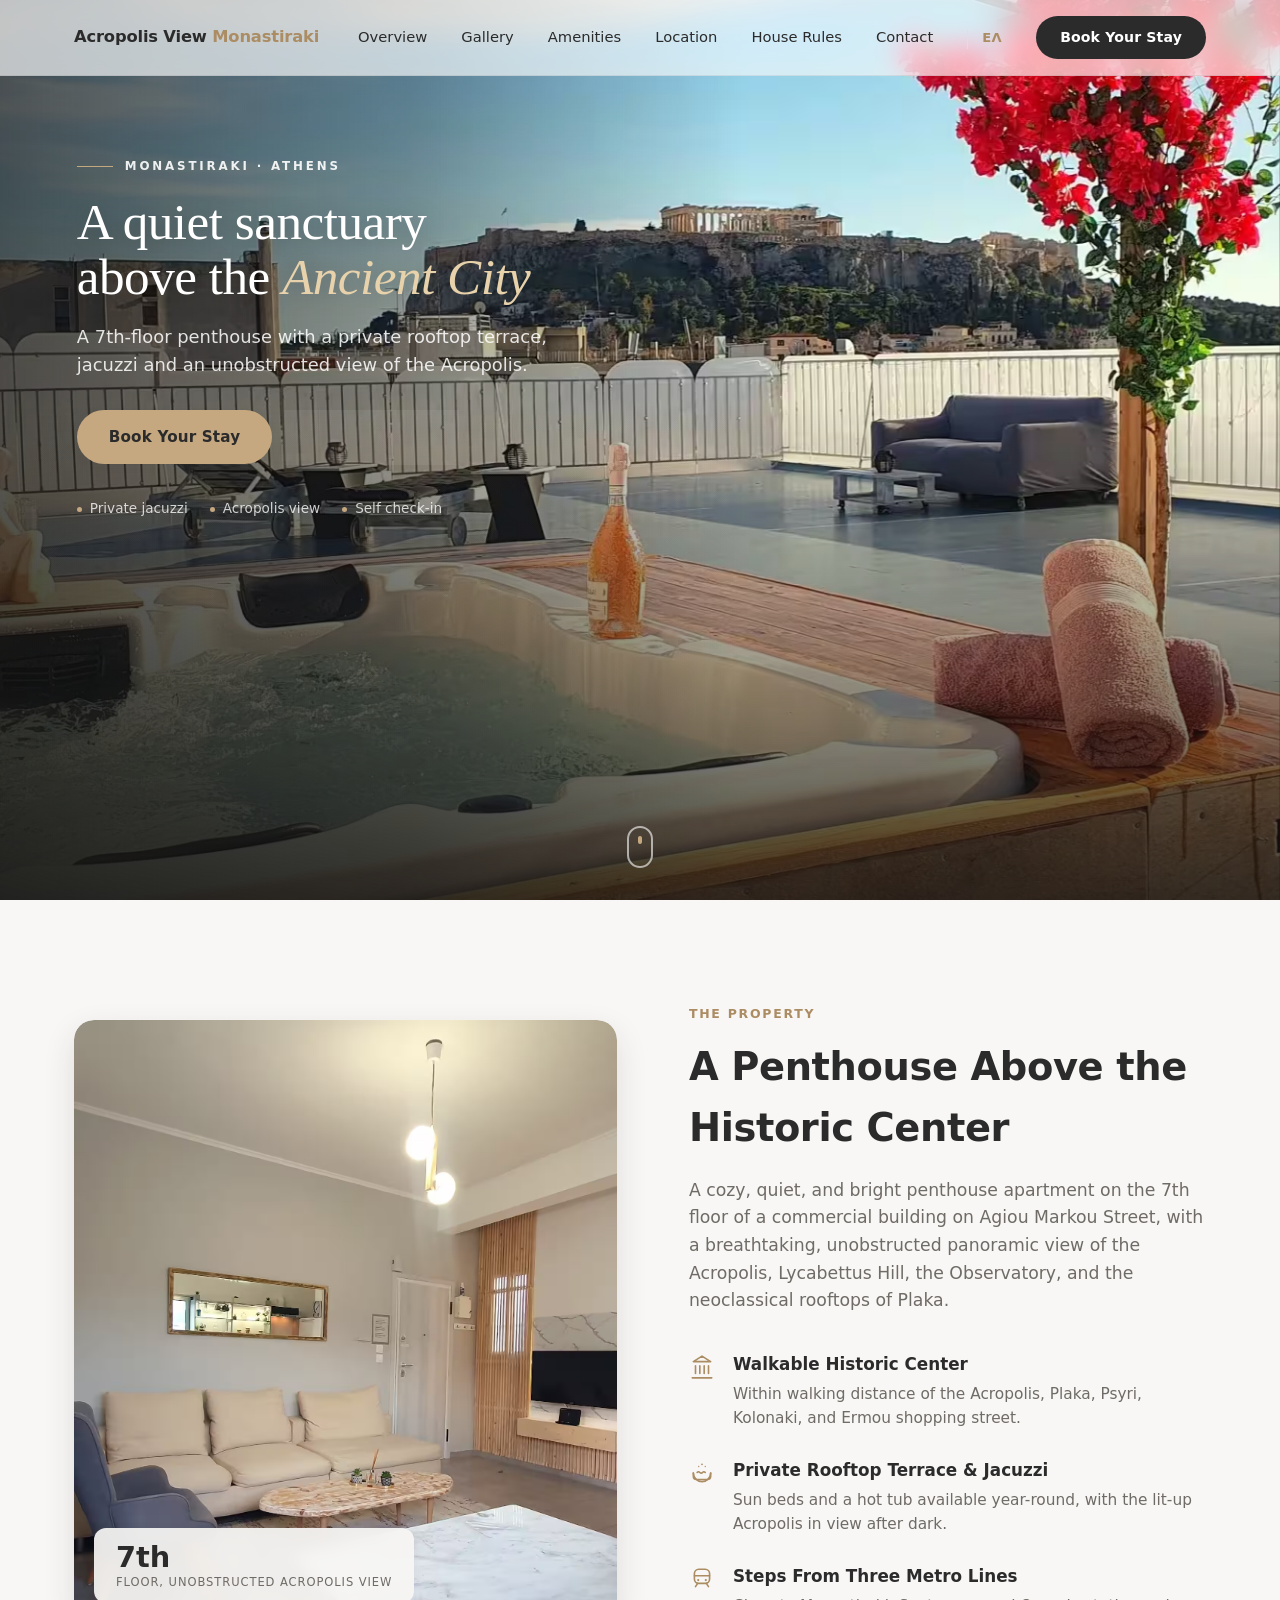
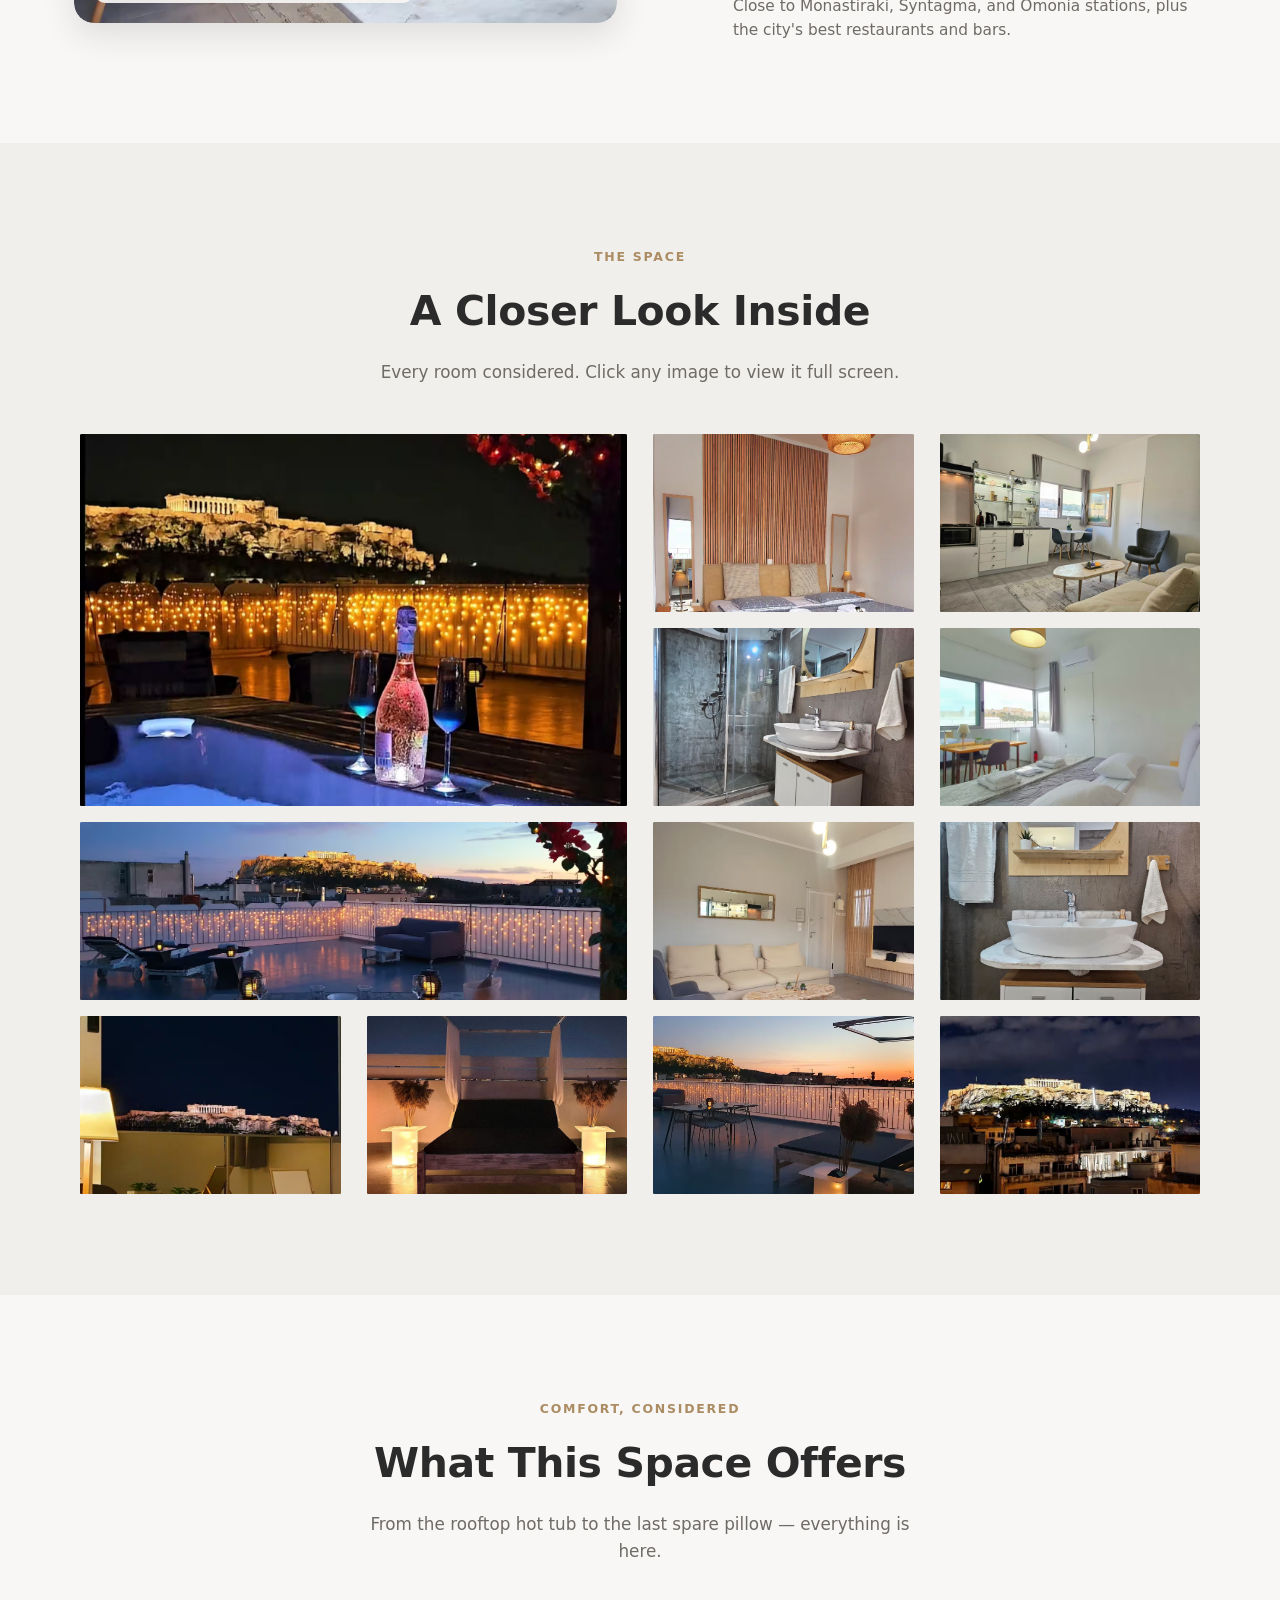
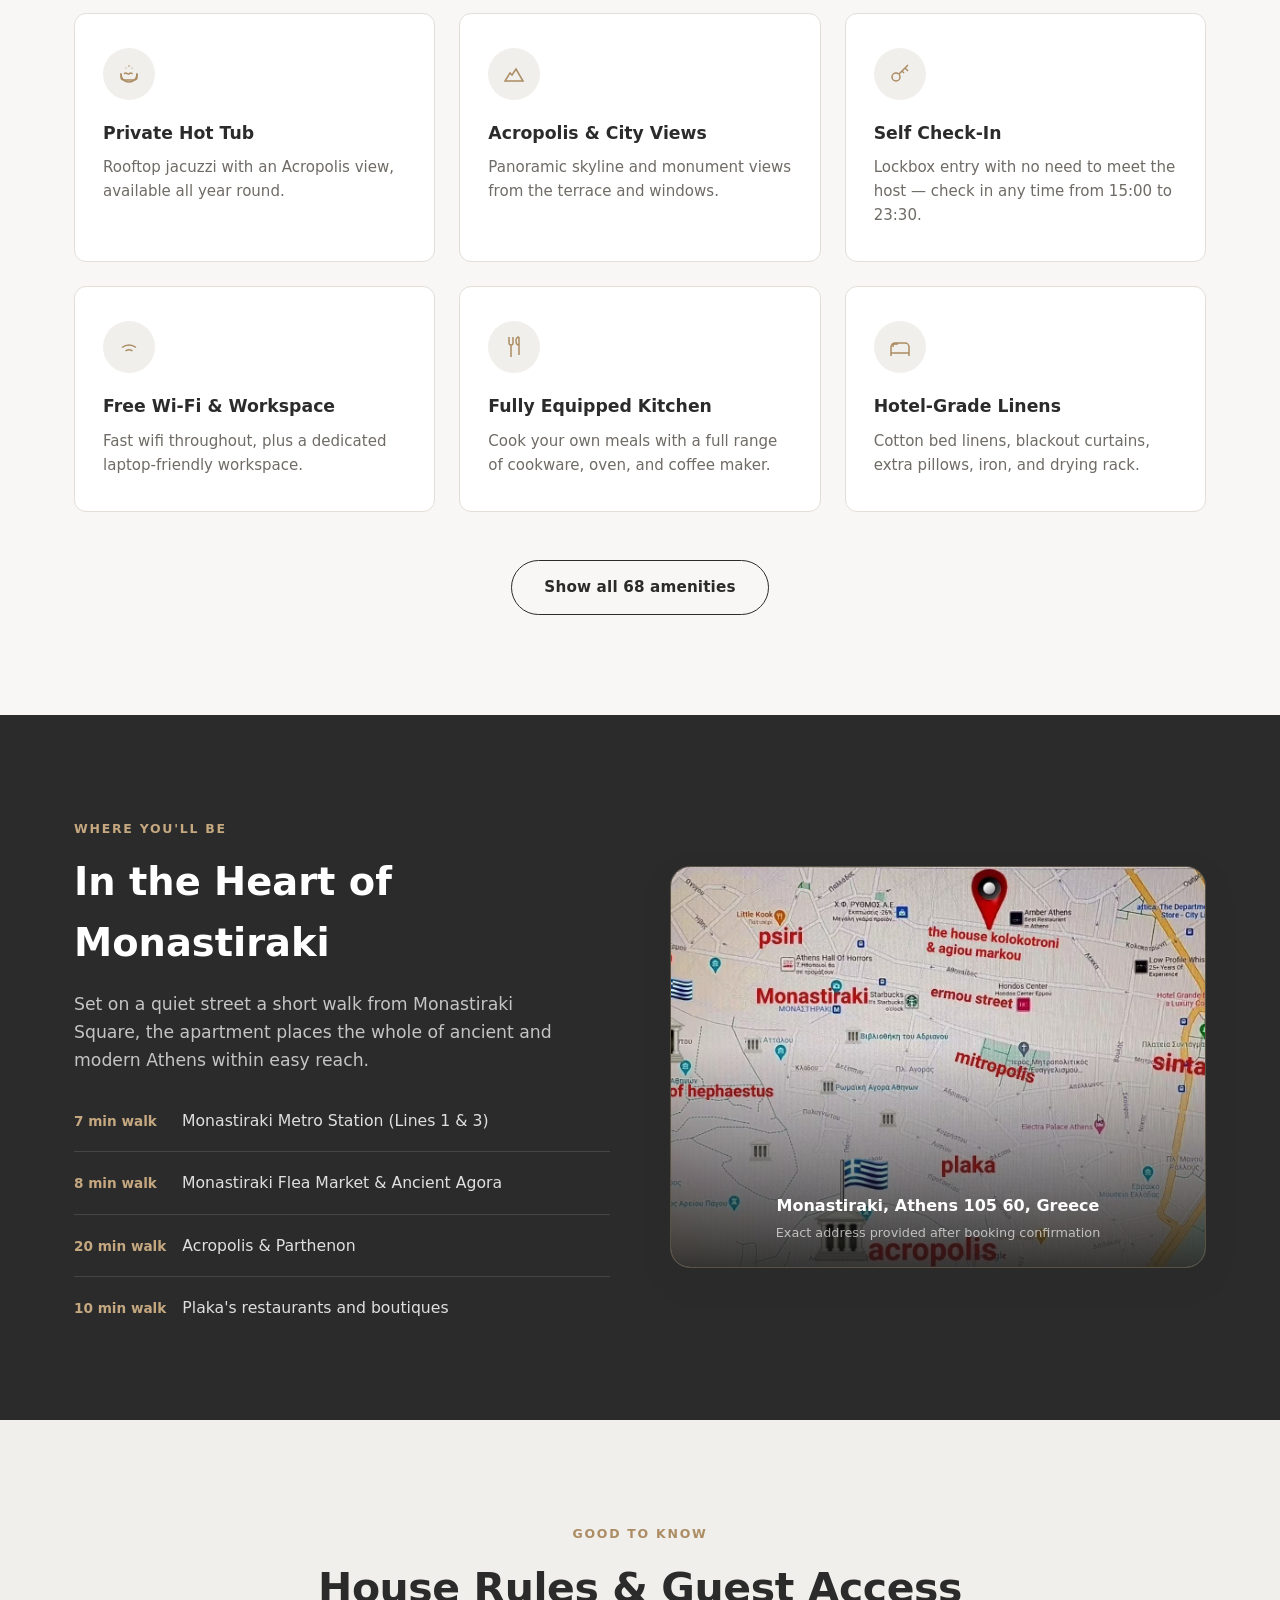
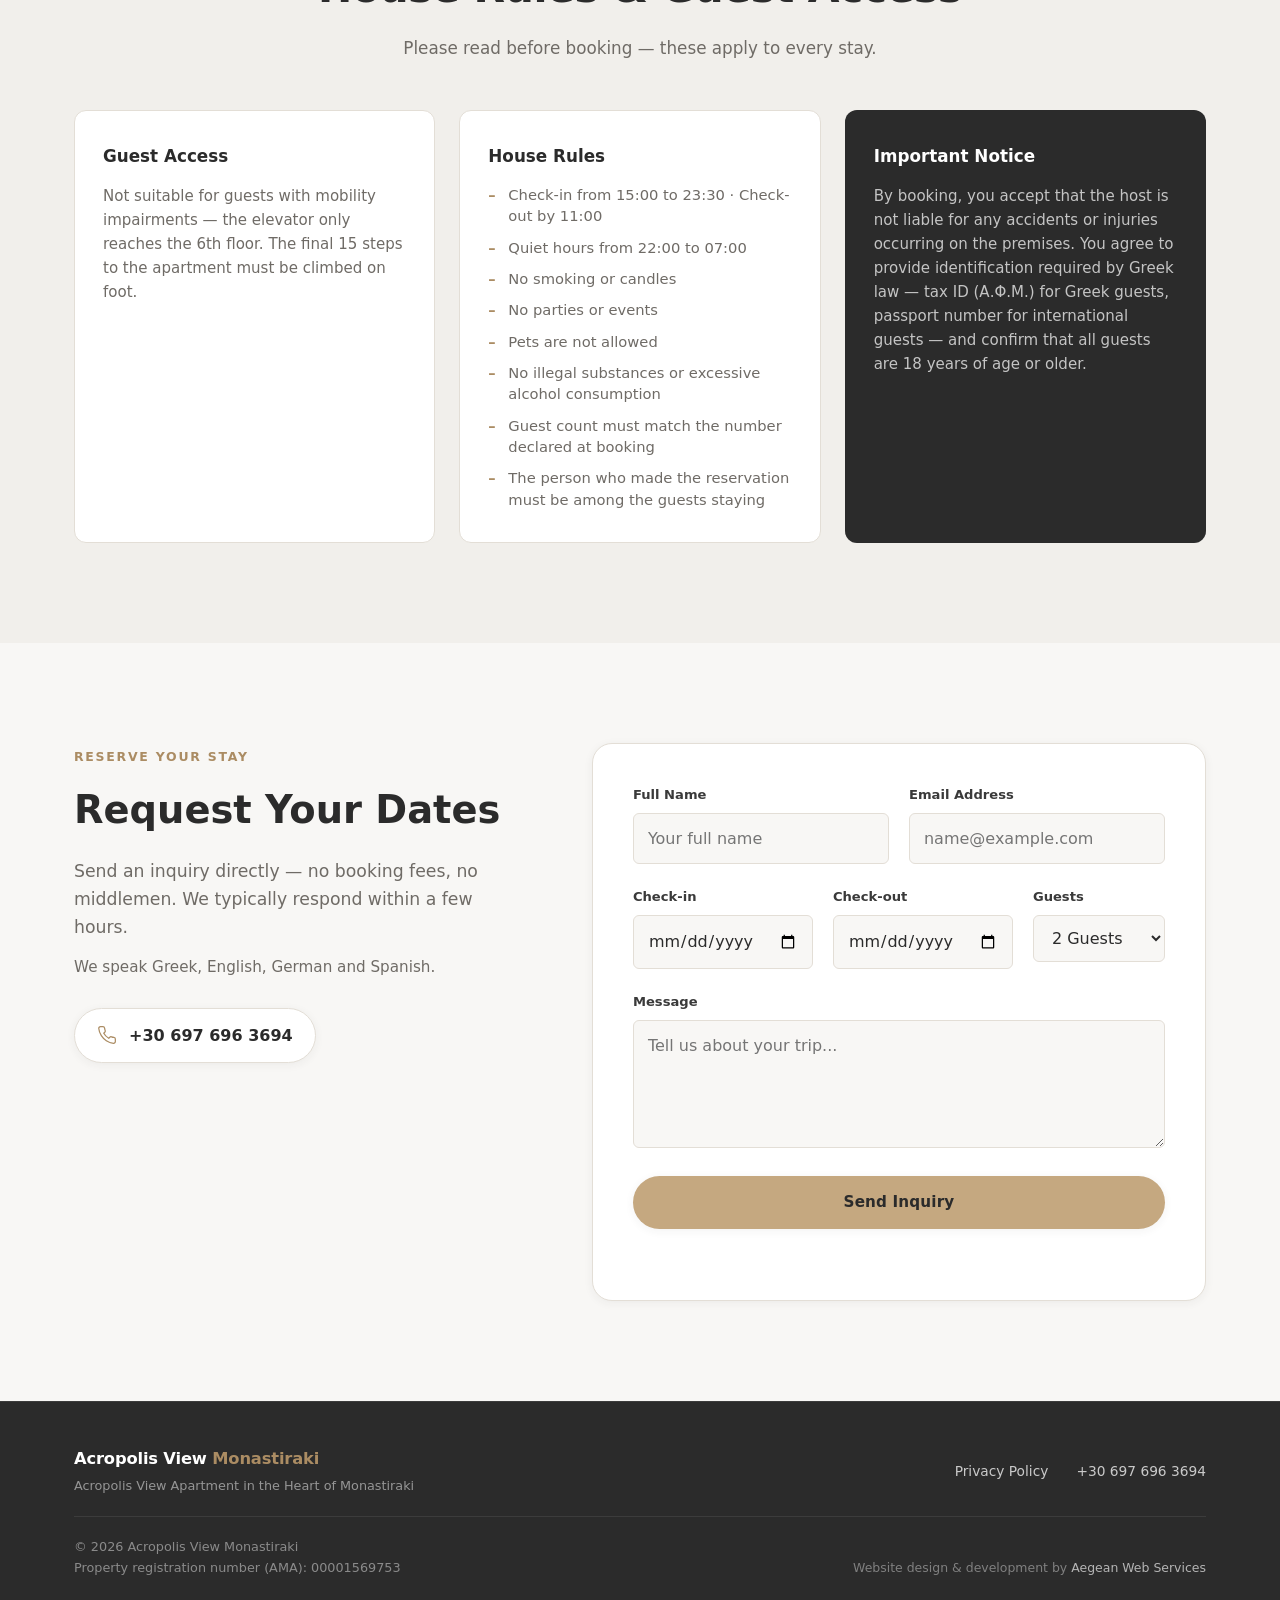
<file: en/index.html>
<!DOCTYPE html>
<html lang="en">
<head>
<meta charset="UTF-8">
<meta name="viewport" content="width=device-width, initial-scale=1.0">
<title>Acropolis View Monastiraki | Rooftop Jacuzzi Penthouse</title>
<meta name="description" content="7th-floor penthouse in Monastiraki, Athens with a private rooftop jacuzzi and unobstructed Acropolis views. A short walk from the metro — book direct, no booking fees.">
<link rel="canonical" href="https://acropolisviewapartment.gr/en/">
<link rel="alternate" hreflang="en" href="https://acropolisviewapartment.gr/en/">
<link rel="alternate" hreflang="el" href="https://acropolisviewapartment.gr/el/">
<link rel="alternate" hreflang="x-default" href="https://acropolisviewapartment.gr/en/">
<link rel="stylesheet" href="../style.css">
<link rel="icon" type="image/svg+xml" href="../favicon.svg">

<!-- Social sharing previews (WhatsApp, Facebook, Viber, X…) -->
<meta property="og:type" content="website">
<meta property="og:site_name" content="Acropolis View Monastiraki">
<meta property="og:title" content="Acropolis View Apartment in the Heart of Monastiraki">
<meta property="og:description" content="Private rooftop jacuzzi with an unobstructed Acropolis view, a short walk from Monastiraki metro. Book direct, no booking fees.">
<meta property="og:url" content="https://acropolisviewapartment.gr/en/">
<meta property="og:image" content="https://acropolisviewapartment.gr/photos/og-image.jpg">
<meta property="og:image:width" content="1200">
<meta property="og:image:height" content="630">
<meta property="og:image:alt" content="Rooftop jacuzzi with the Acropolis in the background">
<meta property="og:locale" content="en_US">
<meta property="og:locale:alternate" content="el_GR">
<meta name="twitter:card" content="summary_large_image">

<!-- Structured data for search engines -->
<script type="application/ld+json">
{
  "@context": "https://schema.org",
  "@type": "LodgingBusiness",
  "name": "Acropolis View Monastiraki",
  "alternateName": "Acropolis View Apartment in the Heart of Monastiraki",
  "description": "A 7th-floor penthouse apartment on Agiou Markou Street in Monastiraki, Athens, with a private rooftop jacuzzi and an unobstructed panoramic view of the Acropolis.",
  "url": "https://acropolisviewapartment.gr/en/",
  "telephone": "+30 697 696 3694",
  "image": [
    "https://acropolisviewapartment.gr/photos/og-image.jpg",
    "https://acropolisviewapartment.gr/photos/04b4c8bd-e492-4556-b988-def10d542f36.avif",
    "https://acropolisviewapartment.gr/photos/25e028ef-b0cb-494a-9265-57f21913192a.avif",
    "https://acropolisviewapartment.gr/photos/2ae3ba02-178e-48e5-9e82-a36ffa0de2dc.avif"
  ],
  "address": {
    "@type": "PostalAddress",
    "streetAddress": "Agiou Markou",
    "addressLocality": "Athens",
    "addressRegion": "Attica",
    "postalCode": "105 60",
    "addressCountry": "GR"
  },
  "containedInPlace": { "@type": "Place", "name": "Monastiraki, Athens" },
  "hasMap": "https://maps.app.goo.gl/yT8oeVixx7EZ6hgJ7",
  "petsAllowed": false,
  "checkinTime": "15:00",
  "checkoutTime": "11:00",
  "floorSize": { "@type": "QuantitativeValue", "value": 42, "unitCode": "MTK" },
  "amenityFeature": [
    { "@type": "LocationFeatureSpecification", "name": "Private rooftop jacuzzi", "value": true },
    { "@type": "LocationFeatureSpecification", "name": "Acropolis view", "value": true },
    { "@type": "LocationFeatureSpecification", "name": "Rooftop terrace", "value": true },
    { "@type": "LocationFeatureSpecification", "name": "Free Wi-Fi", "value": true },
    { "@type": "LocationFeatureSpecification", "name": "Dedicated workspace", "value": true },
    { "@type": "LocationFeatureSpecification", "name": "Air conditioning", "value": true },
    { "@type": "LocationFeatureSpecification", "name": "Fully equipped kitchen", "value": true },
    { "@type": "LocationFeatureSpecification", "name": "Self check-in", "value": true },
    { "@type": "LocationFeatureSpecification", "name": "Elevator", "value": true }
  ],
  "availableLanguage": ["Greek", "English", "German", "Spanish"]
}
</script>
</head>
<body>

<!-- ============ NAVIGATION ============ -->
<header class="site-header" id="site-header">
  <nav class="navbar">
    <a href="#hero" class="brand">
      <span class="brand-name">Acropolis&nbsp;View <em>Monastiraki</em></span>
    </a>

    <button class="nav-toggle" id="nav-toggle" aria-label="Toggle navigation menu" aria-expanded="false" aria-controls="nav-menu">
      <span class="bar"></span>
      <span class="bar"></span>
      <span class="bar"></span>
    </button>

    <ul class="nav-menu" id="nav-menu">
      <li><a href="#overview" class="nav-link">Overview</a></li>
      <li><a href="#gallery" class="nav-link">Gallery</a></li>
      <li><a href="#amenities" class="nav-link">Amenities</a></li>
      <li><a href="#location" class="nav-link">Location</a></li>
      <li><a href="#policies" class="nav-link">House Rules</a></li>
      <li><a href="#contact" class="nav-link">Contact</a></li>
      <li><a href="../el/" class="nav-link lang-switch" hreflang="el">&Epsilon;&Lambda;</a></li>
      <li><a href="#contact" class="btn btn-cta nav-cta">Book Your Stay</a></li>
    </ul>
  </nav>
</header>

<!-- ============ HERO ============ -->
<section class="hero" id="hero">
  <div class="hero-media">
    <img
      src="../photos/b913403b-3d0b-4713-943d-62199bb7bb91.avif" width="1440" height="937"
      alt="Rooftop jacuzzi terrace bathed in daylight with the Acropolis and bougainvillea in view"
      class="hero-img">
    <div class="hero-overlay"></div>
  </div>

  <div class="hero-content">
    <div class="hero-inner">
      <p class="hero-eyebrow">Monastiraki &middot; Athens</p>
      <h1 class="hero-title">A quiet sanctuary above the <em>Ancient City</em></h1>
      <p class="hero-subtitle">A 7th-floor penthouse with a private rooftop terrace, jacuzzi and an unobstructed view of the Acropolis.</p>
      <div class="hero-actions">
        <a href="#contact" class="btn btn-primary">Book Your Stay</a>
        <a href="#gallery" class="btn btn-ghost">View Gallery</a>
      </div>
      <ul class="hero-facts">
        <li>Private jacuzzi</li>
        <li>Acropolis view</li>
        <li>Self check-in</li>
      </ul>
    </div>
  </div>

  <a href="#overview" class="scroll-cue" aria-label="Scroll to content">
    <span></span>
  </a>
</section>

<!-- ============ OVERVIEW ============ -->
<section class="overview" id="overview">
  <div class="container overview-grid">
    <div class="overview-media">
      <img
        src="../photos/b8f56591-6300-4f41-a158-3179d8072390.avif" width="1440" height="1597"
        alt="Sunlit modern living room interior with a cream sofa, marble coffee table, and wood-slat accent wall"
        loading="lazy">
      <div class="overview-media-caption">
        <span class="stat">7th</span>
        <span class="stat-label">Floor, Unobstructed Acropolis View</span>
      </div>
    </div>

    <div class="overview-copy">
      <p class="eyebrow">The Property</p>
      <h2>A Penthouse Above the Historic Center</h2>
      <p class="lead">A cozy, quiet, and bright penthouse apartment on the 7th floor of a commercial building on Agiou Markou Street, with a breathtaking, unobstructed panoramic view of the Acropolis, Lycabettus Hill, the Observatory, and the neoclassical rooftops of Plaka.</p>

      <ul class="overview-points">
        <li>
          <svg viewBox="0 0 24 24" fill="none" stroke="currentColor" stroke-width="1.5" stroke-linecap="round" stroke-linejoin="round"><path d="M12 2l8 5H4z"/><path d="M6 18v-7"/><path d="M10 18v-7"/><path d="M14 18v-7"/><path d="M18 18v-7"/><path d="M3 22h18"/></svg>
          <div>
            <h3>Walkable Historic Center</h3>
            <p>Within walking distance of the Acropolis, Plaka, Psyri, Kolonaki, and Ermou shopping street.</p>
          </div>
        </li>
        <li>
          <svg viewBox="0 0 24 24" fill="none" stroke="currentColor" stroke-width="1.5" stroke-linecap="round" stroke-linejoin="round"><path d="M4 12a8 8 0 0016 0"/><path d="M4 12v3a3 3 0 003 3h10a3 3 0 003-3v-3"/><path d="M7.5 11.5c.7-.8 1.7-.8 2.5 0s1.8.8 2.5 0 1.8-.8 2.5 0"/><circle cx="9" cy="6" r="0.6" fill="currentColor" stroke="none"/><circle cx="12" cy="4" r="0.8" fill="currentColor" stroke="none"/><circle cx="15" cy="6" r="0.6" fill="currentColor" stroke="none"/></svg>
          <div>
            <h3>Private Rooftop Terrace &amp; Jacuzzi</h3>
            <p>Sun beds and a hot tub available year-round, with the lit-up Acropolis in view after dark.</p>
          </div>
        </li>
        <li>
          <svg viewBox="0 0 24 24" fill="none" stroke="currentColor" stroke-width="1.5" stroke-linecap="round" stroke-linejoin="round"><rect x="5" y="3" width="14" height="13" rx="4"/><path d="M5 9h14"/><circle cx="8.5" cy="13" r="1" fill="currentColor" stroke="none"/><circle cx="15.5" cy="13" r="1" fill="currentColor" stroke="none"/><path d="M8 16l-2 3"/><path d="M16 16l2 3"/></svg>
          <div>
            <h3>Steps From Three Metro Lines</h3>
            <p>Close to Monastiraki, Syntagma, and Omonia stations, plus the city's best restaurants and bars.</p>
          </div>
        </li>
      </ul>
    </div>
  </div>
</section>

<!-- ============ GALLERY ============ -->
<section class="gallery" id="gallery">
  <div class="container">
    <p class="eyebrow center">The Space</p>
    <h2 class="section-title center">A Closer Look Inside</h2>
    <p class="section-subtitle center">Every room considered. Click any image to view it full screen.</p>

    <div class="gallery-grid">
      <button class="gallery-item item-1" data-index="0">
        <img src="../photos/04b4c8bd-e492-4556-b988-def10d542f36.avif" width="1440" height="1440" alt="Rooftop jacuzzi at night with wine and the illuminated Acropolis in the background" loading="lazy">
      </button>
      <button class="gallery-item item-2" data-index="1">
        <img src="../photos/25e028ef-b0cb-494a-9265-57f21913192a.avif" width="1440" height="1402" alt="Bedroom with wood-slat headboard, rattan pendant light, and freshly made bed" loading="lazy">
      </button>
      <button class="gallery-item item-3" data-index="2">
        <img src="../photos/f526fc43-dc27-419d-a5e7-bc1cc47a74ca.avif" width="1440" height="1055" alt="Kitchenette and living area with a glimpse of the Acropolis through the window" loading="lazy">
      </button>
      <button class="gallery-item item-4" data-index="3">
        <img src="../photos/92ecaa5c-62ca-4096-a79d-5cc1e81a2566.avif" width="1440" height="1892" alt="Modern bathroom with walk-in glass shower and marble-topped vanity" loading="lazy">
      </button>
      <button class="gallery-item item-5" data-index="4">
        <img src="../photos/44a7e1da-3262-415a-bb49-0f032ad23262.avif" width="1440" height="828" alt="Bedroom with large window overlooking the Acropolis by day" loading="lazy">
      </button>
      <button class="gallery-item item-6" data-index="5">
        <img src="../photos/b8a7ee22-ff4d-4c78-82ff-4fa2c74211a0.avif" width="1440" height="822" alt="Rooftop dining table set for two at sunset with the Acropolis on the horizon" loading="lazy">
      </button>
      <button class="gallery-item" data-index="6">
        <img src="../photos/b8f56591-6300-4f41-a158-3179d8072390.avif" width="1440" height="1597" alt="Living room with cream sofa, armchair, and marble coffee table" loading="lazy">
      </button>
      <button class="gallery-item" data-index="7">
        <img src="../photos/985e2c47-628e-49bb-b7f8-53129812a461.avif" width="1440" height="2090" alt="Bathroom vanity with round mirror and marble countertop" loading="lazy">
      </button>
      <button class="gallery-item" data-index="8">
        <img src="../photos/7be42ab9-31d1-4499-a45f-a427e2328306.avif" width="1440" height="3008" alt="Night view of the moonlit Acropolis framed by the apartment window" loading="lazy">
      </button>
      <button class="gallery-item" data-index="9">
        <img src="../photos/d093cb60-9859-4271-8a04-690372b200a3.avif" width="1440" height="1027" alt="Canopy daybed on the rooftop terrace lit up at night" loading="lazy">
      </button>
      <button class="gallery-item" data-index="10">
        <img src="../photos/2ae3ba02-178e-48e5-9e82-a36ffa0de2dc.avif" width="1440" height="698" alt="Panoramic rooftop terrace at sunset with dining table and lounge seating" loading="lazy">
      </button>
      <button class="gallery-item" data-index="11">
        <img src="../photos/f66a4525-e72d-49b1-8fe9-ad01891f2230.avif" width="1440" height="830" alt="Close-up night view of the illuminated Acropolis above the Athens rooftops" loading="lazy">
      </button>
    </div>
  </div>
</section>

<!-- Lightbox modal -->
<div class="lightbox" id="lightbox" role="dialog" aria-modal="true" aria-label="Gallery" aria-hidden="true">
  <button class="lightbox-close" id="lightbox-close" aria-label="Close gallery view">&times;</button>
  <button class="lightbox-nav lightbox-prev" id="lightbox-prev" aria-label="Previous image">&#10094;</button>
  <figure class="lightbox-figure">
    <img src="[data-uri]" alt="" id="lightbox-img">
    <figcaption id="lightbox-caption"></figcaption>
  </figure>
  <button class="lightbox-nav lightbox-next" id="lightbox-next" aria-label="Next image">&#10095;</button>
</div>

<!-- ============ AMENITIES ============ -->
<section class="amenities" id="amenities">
  <div class="container">
    <p class="eyebrow center">Comfort, Considered</p>
    <h2 class="section-title center">What This Space Offers</h2>
    <p class="section-subtitle center">From the rooftop hot tub to the last spare pillow &mdash; everything is here.</p>

    <div class="amenities-grid">
      <div class="amenity-card">
        <span class="amenity-icon">
          <svg viewBox="0 0 24 24" fill="none" stroke="currentColor" stroke-width="1.5" stroke-linecap="round" stroke-linejoin="round"><path d="M4 12a8 8 0 0016 0"/><path d="M4 12v3a3 3 0 003 3h10a3 3 0 003-3v-3"/><path d="M7.5 11.5c.7-.8 1.7-.8 2.5 0s1.8.8 2.5 0 1.8-.8 2.5 0"/><circle cx="9" cy="6" r="0.6" fill="currentColor" stroke="none"/><circle cx="12" cy="4" r="0.8" fill="currentColor" stroke="none"/><circle cx="15" cy="6" r="0.6" fill="currentColor" stroke="none"/></svg>
        </span>
        <h3>Private Hot Tub</h3>
        <p>Rooftop jacuzzi with an Acropolis view, available all year round.</p>
      </div>

      <div class="amenity-card">
        <span class="amenity-icon">
          <svg viewBox="0 0 24 24" fill="none" stroke="currentColor" stroke-width="1.5"><path d="M3 19h18L14 7l-4 6-2-2z"/></svg>
        </span>
        <h3>Acropolis &amp; City Views</h3>
        <p>Panoramic skyline and monument views from the terrace and windows.</p>
      </div>

      <div class="amenity-card">
        <span class="amenity-icon">
          <svg viewBox="0 0 24 24" fill="none" stroke="currentColor" stroke-width="1.5"><circle cx="8" cy="15" r="4"/><path d="M11 12l9-9M17 6l3 3M14 9l2 2"/></svg>
        </span>
        <h3>Self Check-In</h3>
        <p>Lockbox entry with no need to meet the host &mdash; check in any time from 15:00 to 23:30.</p>
      </div>

      <div class="amenity-card">
        <span class="amenity-icon">
          <svg viewBox="0 0 24 24" fill="none" stroke="currentColor" stroke-width="1.5"><path d="M5 12.5a11 11 0 0114 0M8.5 16a6 6 0 017 0M12 19.5h.01"/></svg>
        </span>
        <h3>Free Wi-Fi &amp; Workspace</h3>
        <p>Fast wifi throughout, plus a dedicated laptop-friendly workspace.</p>
      </div>

      <div class="amenity-card">
        <span class="amenity-icon">
          <svg viewBox="0 0 24 24" fill="none" stroke="currentColor" stroke-width="1.5"><path d="M7 2v6a2 2 0 002 2 2 2 0 002-2V2M9 10v12M17 2c-1.5 0-3 1.5-3 4s1.5 4 3 4M17 2v18"/></svg>
        </span>
        <h3>Fully Equipped Kitchen</h3>
        <p>Cook your own meals with a full range of cookware, oven, and coffee maker.</p>
      </div>

      <div class="amenity-card">
        <span class="amenity-icon">
          <svg viewBox="0 0 24 24" fill="none" stroke="currentColor" stroke-width="1.5"><path d="M3 18v-6a4 4 0 014-4h10a4 4 0 014 4v6M3 18h18M5 12v-1a2 2 0 012-2h3M3 21v-3M21 21v-3"/></svg>
        </span>
        <h3>Hotel-Grade Linens</h3>
        <p>Cotton bed linens, blackout curtains, extra pillows, iron, and drying rack.</p>
      </div>
    </div>

    <div class="amenities-cta">
      <button type="button" class="btn btn-outline" id="amenities-toggle">Show all 68 amenities</button>
    </div>
  </div>
</section>

<!-- Amenities modal -->
<div class="amenities-modal" id="amenities-modal" aria-hidden="true">
  <div class="amenities-modal-panel" role="dialog" aria-modal="true" aria-labelledby="amenities-modal-title">
    <div class="amenities-modal-head">
      <h3 id="amenities-modal-title">What This Space Offers</h3>
      <button type="button" class="amenities-modal-close" id="amenities-modal-close" aria-label="Close amenities list">&times;</button>
    </div>

    <div class="amenities-modal-body">
      <div class="amenities-categories">
        <div class="amenity-category">
          <div class="amenity-category-head">
            <span class="amenity-icon amenity-icon-sm">
              <svg viewBox="0 0 24 24" fill="none" stroke="currentColor" stroke-width="1.5"><path d="M3 19h18L14 7l-4 6-2-2z"/></svg>
            </span>
            <h3>Views</h3>
          </div>
          <ul class="amenity-list">
            <li>City skyline view</li>
            <li>Landmark view (Acropolis)</li>
          </ul>
        </div>

        <div class="amenity-category">
          <div class="amenity-category-head">
            <span class="amenity-icon amenity-icon-sm">
              <svg viewBox="0 0 24 24" fill="none" stroke="currentColor" stroke-width="1.5"><path d="M12 3s6 7 6 11a6 6 0 01-12 0c0-4 6-11 6-11z"/></svg>
            </span>
            <h3>Bathroom</h3>
          </div>
          <ul class="amenity-list">
            <li>Hair dryer</li>
            <li>Cleaning products</li>
            <li>Shampoo</li>
            <li>Bidet</li>
            <li>Hot water</li>
            <li>Shower gel</li>
            <li>Private bathroom</li>
            <li>Shower</li>
            <li>Slippers</li>
          </ul>
        </div>

        <div class="amenity-category">
          <div class="amenity-category-head">
            <span class="amenity-icon amenity-icon-sm">
              <svg viewBox="0 0 24 24" fill="none" stroke="currentColor" stroke-width="1.5"><rect x="3" y="11" width="18" height="7" rx="2"/><path d="M3 11V8a2 2 0 012-2h3a2 2 0 012 2v3M3 21v-2M21 21v-2"/></svg>
            </span>
            <h3>Bedroom &amp; Laundry</h3>
          </div>
          <ul class="amenity-list">
            <li>Essentials &mdash; towels, bed sheets, soap &amp; toilet paper</li>
            <li>Hangers</li>
            <li>Cotton linens</li>
            <li>Extra pillows &amp; blankets</li>
            <li>Blackout curtains</li>
            <li>Iron</li>
            <li>Clothes drying rack</li>
            <li>Mosquito net</li>
            <li>Closet &amp; dresser for clothing storage</li>
            <li>Extra-long bed (over 2 m)</li>
            <li>Dressing area</li>
            <li>Socket near the bed</li>
          </ul>
        </div>

        <div class="amenity-category">
          <div class="amenity-category-head">
            <span class="amenity-icon amenity-icon-sm">
              <svg viewBox="0 0 24 24" fill="none" stroke="currentColor" stroke-width="1.5"><path d="M4 11V8a2 2 0 012-2h12a2 2 0 012 2v3"/><path d="M2 13a2 2 0 014 0v2h12v-2a2 2 0 014 0v5H2z"/><path d="M5 18v2M19 18v2"/></svg>
            </span>
            <h3>Living Area</h3>
          </div>
          <ul class="amenity-list">
            <li>Sofa &amp; seating area</li>
            <li>Sofa bed</li>
            <li>Tile/marble floors</li>
          </ul>
        </div>

        <div class="amenity-category">
          <div class="amenity-category-head">
            <span class="amenity-icon amenity-icon-sm">
              <svg viewBox="0 0 24 24" fill="none" stroke="currentColor" stroke-width="1.5"><rect x="3" y="4" width="18" height="13" rx="1.5"/><path d="M8 21h8M12 17v4"/></svg>
            </span>
            <h3>Entertainment</h3>
          </div>
          <ul class="amenity-list">
            <li>HDTV with DVD player</li>
            <li>Sound system</li>
          </ul>
        </div>

        <div class="amenity-category">
          <div class="amenity-category-head">
            <span class="amenity-icon amenity-icon-sm">
              <svg viewBox="0 0 24 24" fill="none" stroke="currentColor" stroke-width="1.5"><path d="M3 15h18M3 15a4 4 0 004 4h10a4 4 0 004-4M3 15V8a2 2 0 012-2h2M9 6V4M13 6V4M17 6V4"/></svg>
            </span>
            <h3>Heating &amp; Cooling</h3>
          </div>
          <ul class="amenity-list">
            <li>Window AC unit</li>
            <li>Portable heater</li>
          </ul>
        </div>

        <div class="amenity-category">
          <div class="amenity-category-head">
            <span class="amenity-icon amenity-icon-sm">
              <svg viewBox="0 0 24 24" fill="none" stroke="currentColor" stroke-width="1.5"><path d="M12 3l7 4v5c0 5-3.5 8.5-7 9-3.5-.5-7-4-7-9V7l7-4z"/></svg>
            </span>
            <h3>Home Safety</h3>
          </div>
          <ul class="amenity-list">
            <li>Exterior security cameras on the property</li>
            <li>Security camera facing the apartment's front door (viewing only)</li>
            <li>Smoke alarm</li>
            <li>Carbon monoxide alarm</li>
            <li>Fire extinguisher</li>
            <li>First aid kit</li>
          </ul>
        </div>

        <div class="amenity-category">
          <div class="amenity-category-head">
            <span class="amenity-icon amenity-icon-sm">
              <svg viewBox="0 0 24 24" fill="none" stroke="currentColor" stroke-width="1.5"><path d="M5 12.5a11 11 0 0114 0M8.5 16a6 6 0 017 0M12 19.5h.01"/></svg>
            </span>
            <h3>Internet &amp; Office</h3>
          </div>
          <ul class="amenity-list">
            <li>Wifi</li>
            <li>Dedicated workspace &mdash; laptop-friendly, in a private area</li>
          </ul>
        </div>

        <div class="amenity-category">
          <div class="amenity-category-head">
            <span class="amenity-icon amenity-icon-sm">
              <svg viewBox="0 0 24 24" fill="none" stroke="currentColor" stroke-width="1.5"><path d="M7 2v6a2 2 0 002 2 2 2 0 002-2V2M9 10v12M17 2c-1.5 0-3 1.5-3 4s1.5 4 3 4M17 2v18"/></svg>
            </span>
            <h3>Kitchen &amp; Dining</h3>
          </div>
          <ul class="amenity-list">
            <li>Kitchen &mdash; space for guests to cook</li>
            <li>Refrigerator</li>
            <li>Cooking basics &mdash; pots, pans, oil, salt &amp; pepper</li>
            <li>Dishes &amp; silverware</li>
            <li>Freezer</li>
            <li>Stove</li>
            <li>Oven</li>
            <li>Kettle</li>
            <li>Coffee maker</li>
            <li>Wine glasses</li>
            <li>Toaster</li>
            <li>Baking sheet</li>
            <li>Dining table</li>
            <li>Coffee</li>
            <li>Fruit</li>
            <li>Wine / champagne</li>
          </ul>
        </div>

        <div class="amenity-category">
          <div class="amenity-category-head">
            <span class="amenity-icon amenity-icon-sm">
              <svg viewBox="0 0 24 24" fill="none" stroke="currentColor" stroke-width="1.5"><path d="M5 21V5a2 2 0 012-2h6l6 3v15"/><path d="M13 3v18M9 12h.01"/></svg>
            </span>
            <h3>Location Features</h3>
          </div>
          <ul class="amenity-list">
            <li>Private apartment entrance</li>
          </ul>
        </div>

        <div class="amenity-category">
          <div class="amenity-category-head">
            <span class="amenity-icon amenity-icon-sm">
              <svg viewBox="0 0 24 24" fill="none" stroke="currentColor" stroke-width="1.5"><path d="M12 3a9 9 0 019 9H3a9 9 0 019-9z"/><path d="M12 12v7a2 2 0 01-4 0"/></svg>
            </span>
            <h3>Outdoor Space</h3>
          </div>
          <ul class="amenity-list">
            <li>Private patio or balcony</li>
            <li>Outdoor furniture</li>
            <li>Outdoor dining area</li>
            <li>Sun loungers</li>
            <li>Outdoor shower</li>
            <li>Sun deck</li>
          </ul>
        </div>

        <div class="amenity-category">
          <div class="amenity-category-head">
            <span class="amenity-icon amenity-icon-sm">
              <svg viewBox="0 0 24 24" fill="none" stroke="currentColor" stroke-width="1.5"><path d="M3 11l9-7 9 7v9a1 1 0 01-1 1h-5v-6h-6v6H4a1 1 0 01-1-1z"/></svg>
            </span>
            <h3>Facilities</h3>
          </div>
          <ul class="amenity-list">
            <li>Private hot tub &mdash; available year-round (quiet hours 22:00&ndash;07:00)</li>
            <li>Elevator</li>
            <li>Soundproofing</li>
          </ul>
        </div>

        <div class="amenity-category">
          <div class="amenity-category-head">
            <span class="amenity-icon amenity-icon-sm">
              <svg viewBox="0 0 24 24" fill="none" stroke="currentColor" stroke-width="1.5"><path d="M12 3l2.5 5.5L20 9l-4 4 1 6-5-3-5 3 1-6-4-4 5.5-.5z"/></svg>
            </span>
            <h3>Services</h3>
          </div>
          <ul class="amenity-list">
            <li>Self check-in</li>
            <li>Lockbox</li>
            <li>Express check-in/check-out</li>
            <li>Lockers</li>
          </ul>
        </div>
      </div>
    </div>
  </div>
</div>

<!-- ============ LOCATION ============ -->
<section class="location" id="location">
  <div class="container location-grid">
    <div class="location-copy">
      <p class="eyebrow">Where You'll Be</p>
      <h2>In the Heart of Monastiraki</h2>
      <p class="lead">Set on a quiet street a short walk from Monastiraki Square, the apartment places the whole of ancient and modern Athens within easy reach.</p>

      <ul class="location-list">
        <li><span>7 min walk</span>Monastiraki Metro Station (Lines 1 &amp; 3)</li>
        <li><span>8 min walk</span>Monastiraki Flea Market &amp; Ancient Agora</li>
        <li><span>20 min walk</span>Acropolis &amp; Parthenon</li>
        <li><span>10 min walk</span>Plaka's restaurants and boutiques</li>
      </ul>
    </div>

    <div class="location-map">
      <img src="../photos/5d7b4672-efc8-4855-a550-cff038aed9d2.avif" width="1440" height="872" alt="Map of Monastiraki, Athens, showing the apartment location near Psyri, Plaka, and the Acropolis" class="location-map-img">
      <p>Monastiraki, Athens 105 60, Greece</p>
      <span class="map-note">Exact address provided after booking confirmation</span>
    </div>
  </div>
</section>

<!-- ============ POLICIES ============ -->
<section class="policies" id="policies">
  <div class="container">
    <p class="eyebrow center">Good to Know</p>
    <h2 class="section-title center">House Rules &amp; Guest Access</h2>
    <p class="section-subtitle center">Please read before booking &mdash; these apply to every stay.</p>

    <div class="policies-grid">
      <div class="policy-card">
        <h3>Guest Access</h3>
        <p>Not suitable for guests with mobility impairments &mdash; the elevator only reaches the 6th floor. The final 15 steps to the apartment must be climbed on foot.</p>
      </div>

      <div class="policy-card">
        <h3>House Rules</h3>
        <ul class="policy-list">
          <li>Check-in from 15:00 to 23:30 &middot; Check-out by 11:00</li>
          <li>Quiet hours from 22:00 to 07:00</li>
          <li>No smoking or candles</li>
          <li>No parties or events</li>
          <li>Pets are not allowed</li>
          <li>No illegal substances or excessive alcohol consumption</li>
          <li>Guest count must match the number declared at booking</li>
          <li>The person who made the reservation must be among the guests staying</li>
        </ul>
      </div>

      <div class="policy-card policy-card-notice">
        <h3>Important Notice</h3>
        <p>By booking, you accept that the host is not liable for any accidents or injuries occurring on the premises. You agree to provide identification required by Greek law &mdash; tax ID (&#913;.&#934;.&#924;.) for Greek guests, passport number for international guests &mdash; and confirm that all guests are 18 years of age or older.</p>
      </div>
    </div>
  </div>
</section>

<!-- ============ CONTACT ============ -->
<section class="contact" id="contact">
  <div class="container contact-grid">
    <div class="contact-intro">
      <p class="eyebrow">Reserve Your Stay</p>
      <h2>Request Your Dates</h2>
      <p class="lead">Send an inquiry directly &mdash; no booking fees, no middlemen. We typically respond within a few hours.</p>
      <p class="contact-langs">We speak Greek, English, German and Spanish.</p>

      <a href="tel:+306976963694" class="contact-phone">
        <svg viewBox="0 0 24 24" fill="none" stroke="currentColor" stroke-width="1.5" stroke-linecap="round" stroke-linejoin="round"><path d="M22 16.92v3a2 2 0 01-2.18 2 19.79 19.79 0 01-8.63-3.07 19.5 19.5 0 01-6-6 19.79 19.79 0 01-3.07-8.67A2 2 0 014.11 2h3a2 2 0 012 1.72c.127.96.361 1.903.7 2.81a2 2 0 01-.45 2.11L8.09 9.91a16 16 0 006 6l1.27-1.27a2 2 0 012.11-.45c.907.339 1.85.573 2.81.7A2 2 0 0122 16.92z"/></svg>
        <span>+30 697 696 3694</span>
      </a>
    </div>

    <form class="contact-form" id="contact-form" novalidate>
  <div class="form-row">
    <div class="form-group">
      <label for="full-name">Full Name</label>
      <input type="text" id="full-name" name="full-name" autocomplete="name" placeholder="Your full name" required>
    </div>
    <div class="form-group">
      <label for="email">Email Address</label>
      <input type="email" id="email" name="email" autocomplete="email" placeholder="name@example.com" required>
    </div>
  </div>

  <div class="form-row">
    <div class="form-group">
      <label for="check-in">Check-in</label>
      <input type="date" id="check-in" name="check-in" required>
    </div>
    <div class="form-group">
      <label for="check-out">Check-out</label>
      <input type="date" id="check-out" name="check-out" required>
    </div>
    <div class="form-group">
      <label for="guests">Guests</label>
      <select id="guests" name="guests">
        <option value="1">1 Guest</option>
        <option value="2" selected>2 Guests</option>
      </select>
    </div>
  </div>

  <div class="form-group">
    <label for="message">Message</label>
    <textarea id="message" name="message" rows="4" placeholder="Tell us about your trip..."></textarea>
  </div>

<!-- Honeypot field for spam protection (hidden from users) -->
<div style="position: absolute; left: -9999px; top: -9999px;" aria-hidden="true">
  <input type="text" name="website_hp" id="website_hp" tabindex="-1" autocomplete="off">
</div>

  <button type="submit" class="btn btn-primary form-submit">Send Inquiry</button>
  <p class="form-note" id="form-note" role="status"></p>
</form>
  </div>
</section>

<!-- ============ FOOTER ============ -->
<footer class="site-footer">
  <div class="container footer-grid">
    <div class="footer-brand-block">
      <div class="brand footer-brand">
        <span class="brand-name">Acropolis&nbsp;View <em>Monastiraki</em></span>
      </div>
      <p class="footer-tagline">Acropolis View Apartment in the Heart of Monastiraki</p>
    </div>
    <nav class="footer-links" aria-label="Footer">
      <a href="privacy.html">Privacy Policy</a>
      <a href="tel:+306976963694">+30 697 696 3694</a>
    </nav>
    <div class="footer-bottom">
      <p class="footer-copy">&copy; 2026 Acropolis View Monastiraki<br>Property registration number (AMA): 00001569753</p>
      <p class="footer-credit">Website design &amp; development by <a href="https://aegeanwebservices.gr" target="_blank" rel="noopener">Aegean Web Services</a></p>
    </div>
  </div>
</footer>

<script src="../script.js"></script>
</body>
</html>
</file>
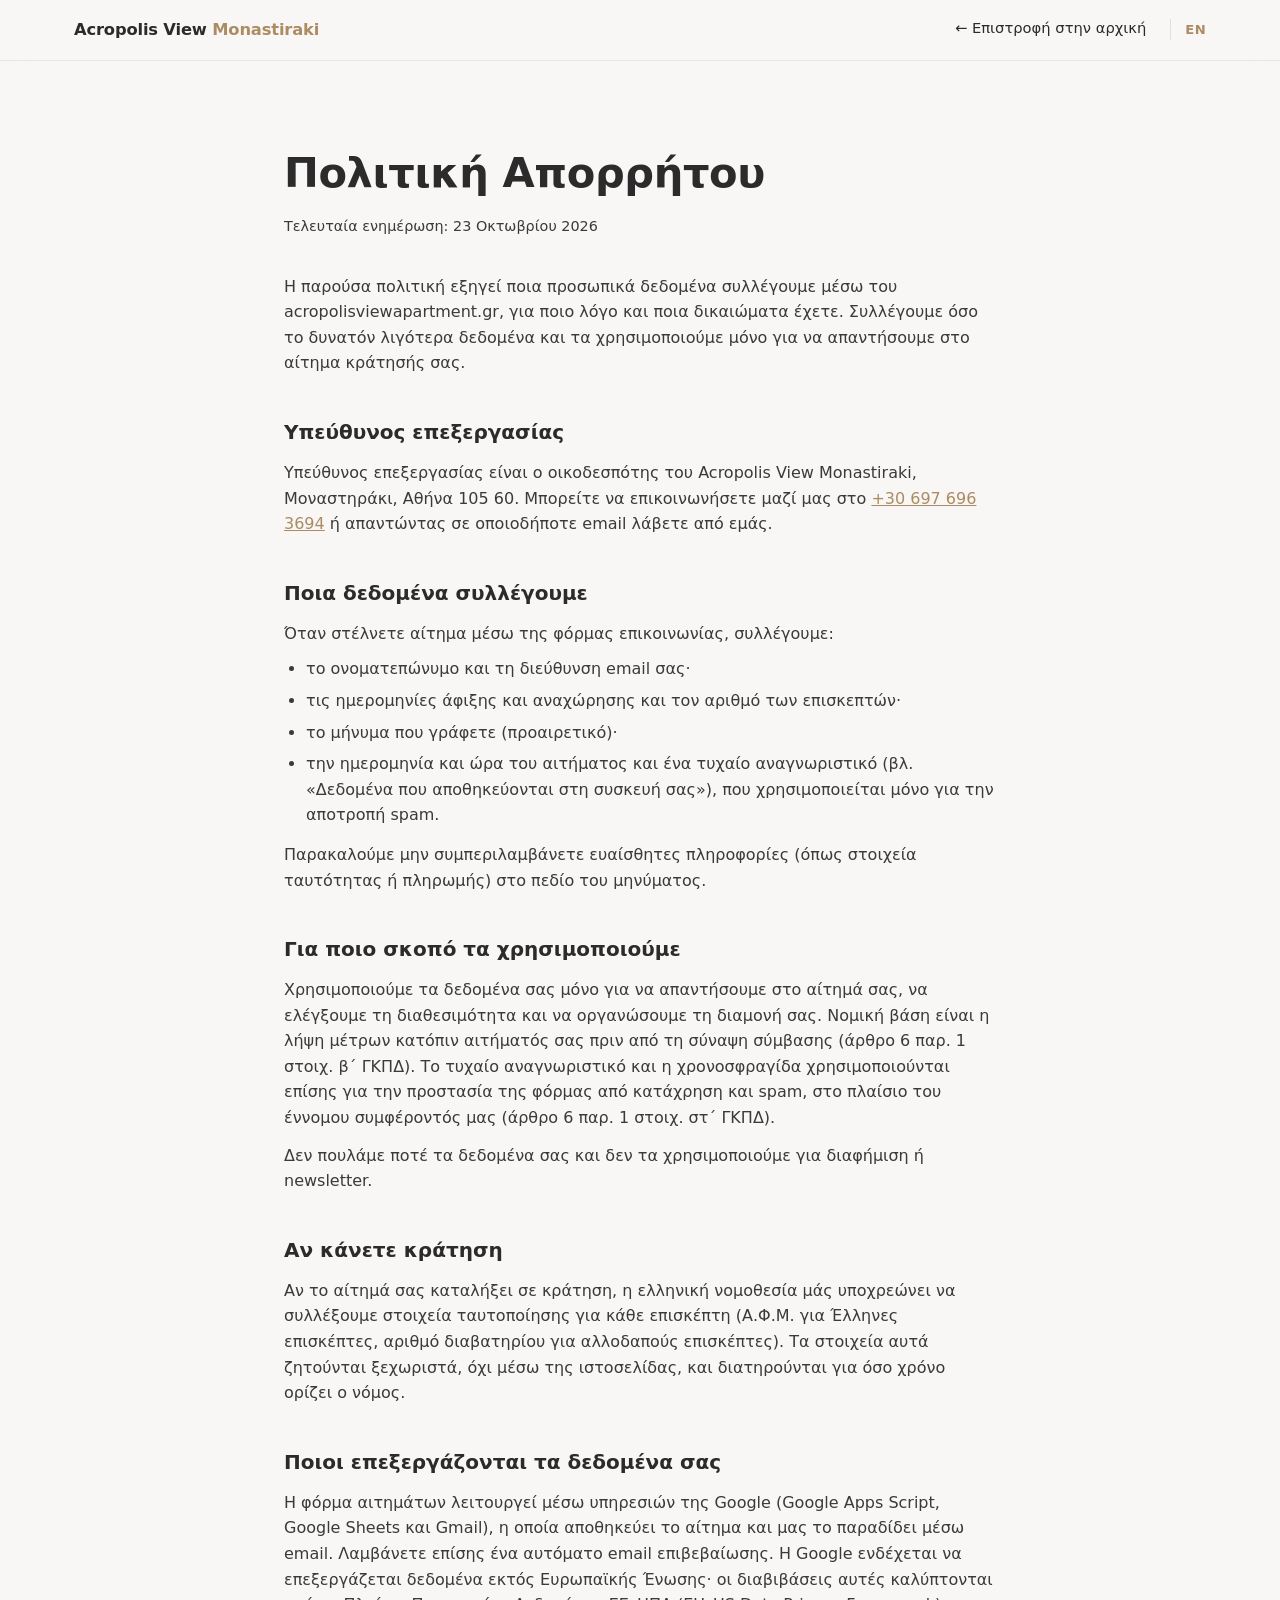
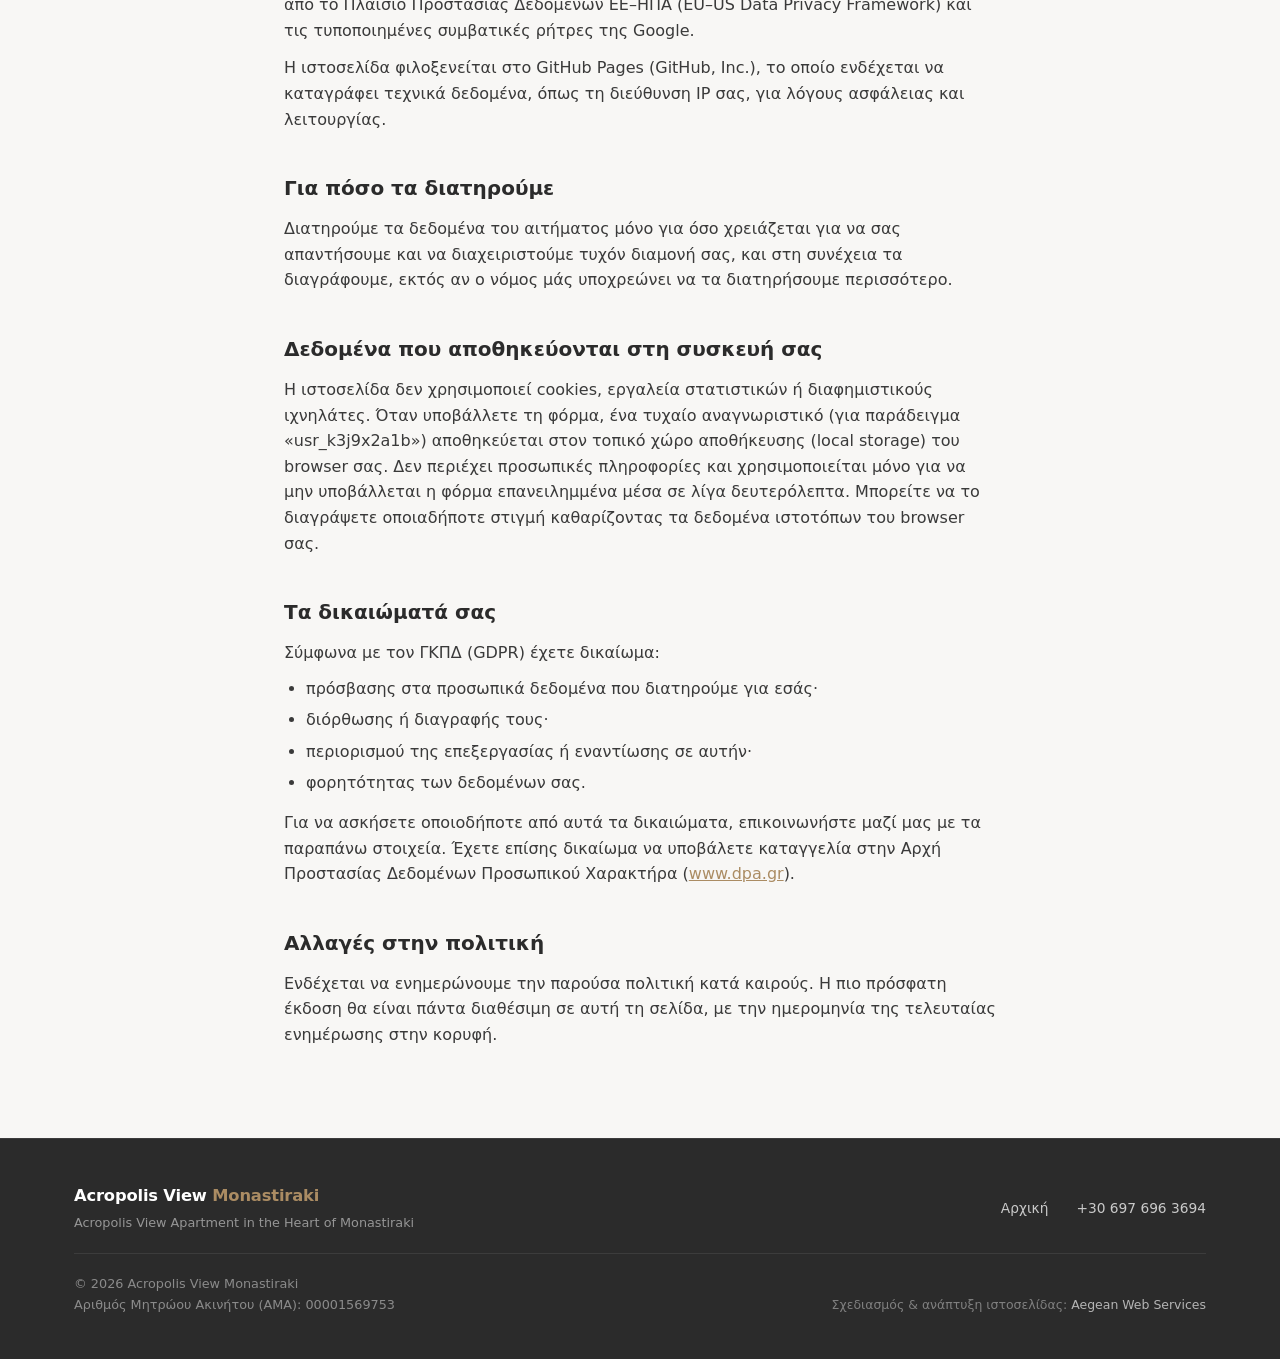
<file: el/privacy.html>
<!DOCTYPE html>
<html lang="el">
<head>
<meta charset="UTF-8">
<meta name="viewport" content="width=device-width, initial-scale=1.0">
<title>Πολιτική Απορρήτου | Acropolis View Monastiraki</title>
<meta name="robots" content="noindex, nofollow">
<link rel="stylesheet" href="../style.css">
<link rel="icon" type="image/svg+xml" href="../favicon.svg">
</head>
<body>

<header class="site-header">
  <nav class="navbar">
    <a href="./" class="brand">
      <span class="brand-name">Acropolis&nbsp;View <em>Monastiraki</em></span>
    </a>
    <div class="legal-nav">
      <a href="./" class="nav-link back-link">&larr; Επιστροφή στην αρχική</a>
      <a href="../en/privacy.html" class="lang-switch" hreflang="en">EN</a>
    </div>
  </nav>
</header>

<main class="legal">
  <div class="container legal-content">
    <h1>Πολιτική Απορρήτου</h1>
    <p class="legal-updated">Τελευταία ενημέρωση: 23 Οκτωβρίου 2026</p>

    <p>Η παρούσα πολιτική εξηγεί ποια προσωπικά δεδομένα συλλέγουμε μέσω του acropolisviewapartment.gr, για ποιο λόγο και ποια δικαιώματα έχετε. Συλλέγουμε όσο το δυνατόν λιγότερα δεδομένα και τα χρησιμοποιούμε μόνο για να απαντήσουμε στο αίτημα κράτησής σας.</p>

    <h2>Υπεύθυνος επεξεργασίας</h2>
    <p>Υπεύθυνος επεξεργασίας είναι ο οικοδεσπότης του Acropolis View Monastiraki, Μοναστηράκι, Αθήνα 105 60. Μπορείτε να επικοινωνήσετε μαζί μας στο <a href="tel:+306976963694">+30 697 696 3694</a> ή απαντώντας σε οποιοδήποτε email λάβετε από εμάς.</p>

    <h2>Ποια δεδομένα συλλέγουμε</h2>
    <p>Όταν στέλνετε αίτημα μέσω της φόρμας επικοινωνίας, συλλέγουμε:</p>
    <ul>
      <li>το ονοματεπώνυμο και τη διεύθυνση email σας·</li>
      <li>τις ημερομηνίες άφιξης και αναχώρησης και τον αριθμό των επισκεπτών·</li>
      <li>το μήνυμα που γράφετε (προαιρετικό)·</li>
      <li>την ημερομηνία και ώρα του αιτήματος και ένα τυχαίο αναγνωριστικό (βλ. «Δεδομένα που αποθηκεύονται στη συσκευή σας»), που χρησιμοποιείται μόνο για την αποτροπή spam.</li>
    </ul>
    <p>Παρακαλούμε μην συμπεριλαμβάνετε ευαίσθητες πληροφορίες (όπως στοιχεία ταυτότητας ή πληρωμής) στο πεδίο του μηνύματος.</p>

    <h2>Για ποιο σκοπό τα χρησιμοποιούμε</h2>
    <p>Χρησιμοποιούμε τα δεδομένα σας μόνο για να απαντήσουμε στο αίτημά σας, να ελέγξουμε τη διαθεσιμότητα και να οργανώσουμε τη διαμονή σας. Νομική βάση είναι η λήψη μέτρων κατόπιν αιτήματός σας πριν από τη σύναψη σύμβασης (άρθρο 6 παρ. 1 στοιχ. β΄ ΓΚΠΔ). Το τυχαίο αναγνωριστικό και η χρονοσφραγίδα χρησιμοποιούνται επίσης για την προστασία της φόρμας από κατάχρηση και spam, στο πλαίσιο του έννομου συμφέροντός μας (άρθρο 6 παρ. 1 στοιχ. στ΄ ΓΚΠΔ).</p>
    <p>Δεν πουλάμε ποτέ τα δεδομένα σας και δεν τα χρησιμοποιούμε για διαφήμιση ή newsletter.</p>

    <h2>Αν κάνετε κράτηση</h2>
    <p>Αν το αίτημά σας καταλήξει σε κράτηση, η ελληνική νομοθεσία μάς υποχρεώνει να συλλέξουμε στοιχεία ταυτοποίησης για κάθε επισκέπτη (Α.Φ.Μ. για Έλληνες επισκέπτες, αριθμό διαβατηρίου για αλλοδαπούς επισκέπτες). Τα στοιχεία αυτά ζητούνται ξεχωριστά, όχι μέσω της ιστοσελίδας, και διατηρούνται για όσο χρόνο ορίζει ο νόμος.</p>

    <h2>Ποιοι επεξεργάζονται τα δεδομένα σας</h2>
    <p>Η φόρμα αιτημάτων λειτουργεί μέσω υπηρεσιών της Google (Google Apps Script, Google Sheets και Gmail), η οποία αποθηκεύει το αίτημα και μας το παραδίδει μέσω email. Λαμβάνετε επίσης ένα αυτόματο email επιβεβαίωσης. Η Google ενδέχεται να επεξεργάζεται δεδομένα εκτός Ευρωπαϊκής Ένωσης· οι διαβιβάσεις αυτές καλύπτονται από το Πλαίσιο Προστασίας Δεδομένων ΕΕ&ndash;ΗΠΑ (EU&ndash;US Data Privacy Framework) και τις τυποποιημένες συμβατικές ρήτρες της Google.</p>
    <p>Η ιστοσελίδα φιλοξενείται στο GitHub Pages (GitHub, Inc.), το οποίο ενδέχεται να καταγράφει τεχνικά δεδομένα, όπως τη διεύθυνση IP σας, για λόγους ασφάλειας και λειτουργίας.</p>

    <h2>Για πόσο τα διατηρούμε</h2>
    <p>Διατηρούμε τα δεδομένα του αιτήματος μόνο για όσο χρειάζεται για να σας απαντήσουμε και να διαχειριστούμε τυχόν διαμονή σας, και στη συνέχεια τα διαγράφουμε, εκτός αν ο νόμος μάς υποχρεώνει να τα διατηρήσουμε περισσότερο.</p>

    <h2>Δεδομένα που αποθηκεύονται στη συσκευή σας</h2>
    <p>Η ιστοσελίδα δεν χρησιμοποιεί cookies, εργαλεία στατιστικών ή διαφημιστικούς ιχνηλάτες. Όταν υποβάλλετε τη φόρμα, ένα τυχαίο αναγνωριστικό (για παράδειγμα «usr_k3j9x2a1b») αποθηκεύεται στον τοπικό χώρο αποθήκευσης (local storage) του browser σας. Δεν περιέχει προσωπικές πληροφορίες και χρησιμοποιείται μόνο για να μην υποβάλλεται η φόρμα επανειλημμένα μέσα σε λίγα δευτερόλεπτα. Μπορείτε να το διαγράψετε οποιαδήποτε στιγμή καθαρίζοντας τα δεδομένα ιστοτόπων του browser σας.</p>

    <h2>Τα δικαιώματά σας</h2>
    <p>Σύμφωνα με τον ΓΚΠΔ (GDPR) έχετε δικαίωμα:</p>
    <ul>
      <li>πρόσβασης στα προσωπικά δεδομένα που διατηρούμε για εσάς·</li>
      <li>διόρθωσης ή διαγραφής τους·</li>
      <li>περιορισμού της επεξεργασίας ή εναντίωσης σε αυτήν·</li>
      <li>φορητότητας των δεδομένων σας.</li>
    </ul>
    <p>Για να ασκήσετε οποιοδήποτε από αυτά τα δικαιώματα, επικοινωνήστε μαζί μας με τα παραπάνω στοιχεία. Έχετε επίσης δικαίωμα να υποβάλετε καταγγελία στην Αρχή Προστασίας Δεδομένων Προσωπικού Χαρακτήρα (<a href="https://www.dpa.gr" rel="noopener" target="_blank">www.dpa.gr</a>).</p>

    <h2>Αλλαγές στην πολιτική</h2>
    <p>Ενδέχεται να ενημερώνουμε την παρούσα πολιτική κατά καιρούς. Η πιο πρόσφατη έκδοση θα είναι πάντα διαθέσιμη σε αυτή τη σελίδα, με την ημερομηνία της τελευταίας ενημέρωσης στην κορυφή.</p>
  </div>
</main>

<footer class="site-footer">
  <div class="container footer-grid">
    <div class="footer-brand-block">
      <div class="brand footer-brand">
        <span class="brand-name">Acropolis&nbsp;View <em>Monastiraki</em></span>
      </div>
      <p class="footer-tagline">Acropolis View Apartment in the Heart of Monastiraki</p>
    </div>
    <nav class="footer-links" aria-label="Footer">
      <a href="./">Αρχική</a>
      <a href="tel:+306976963694">+30 697 696 3694</a>
    </nav>
    <div class="footer-bottom">
      <p class="footer-copy">&copy; 2026 Acropolis View Monastiraki<br>Αριθμός Μητρώου Ακινήτου (ΑΜΑ): 00001569753</p>
      <p class="footer-credit">Σχεδιασμός &amp; ανάπτυξη ιστοσελίδας: <a href="https://aegeanwebservices.gr" target="_blank" rel="noopener">Aegean Web Services</a></p>
    </div>
  </div>
</footer>

</body>
</html>
</file>
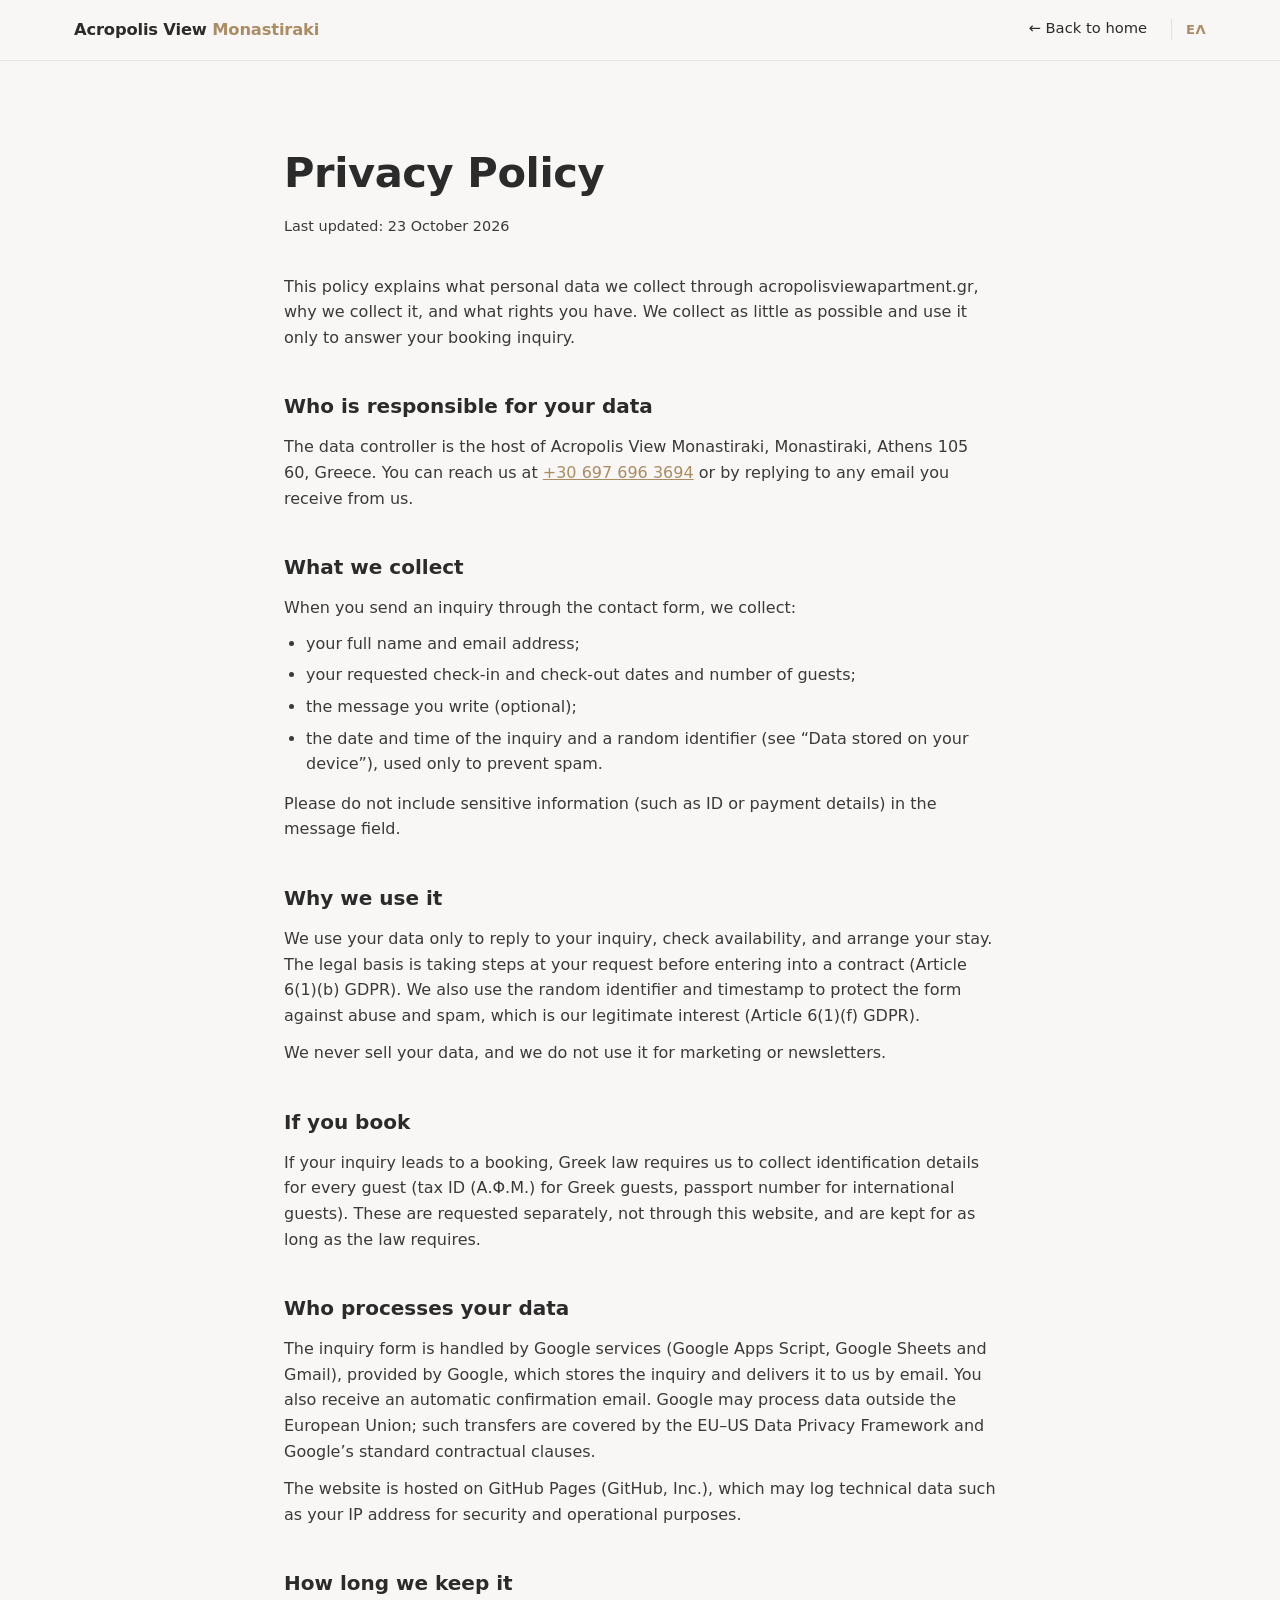
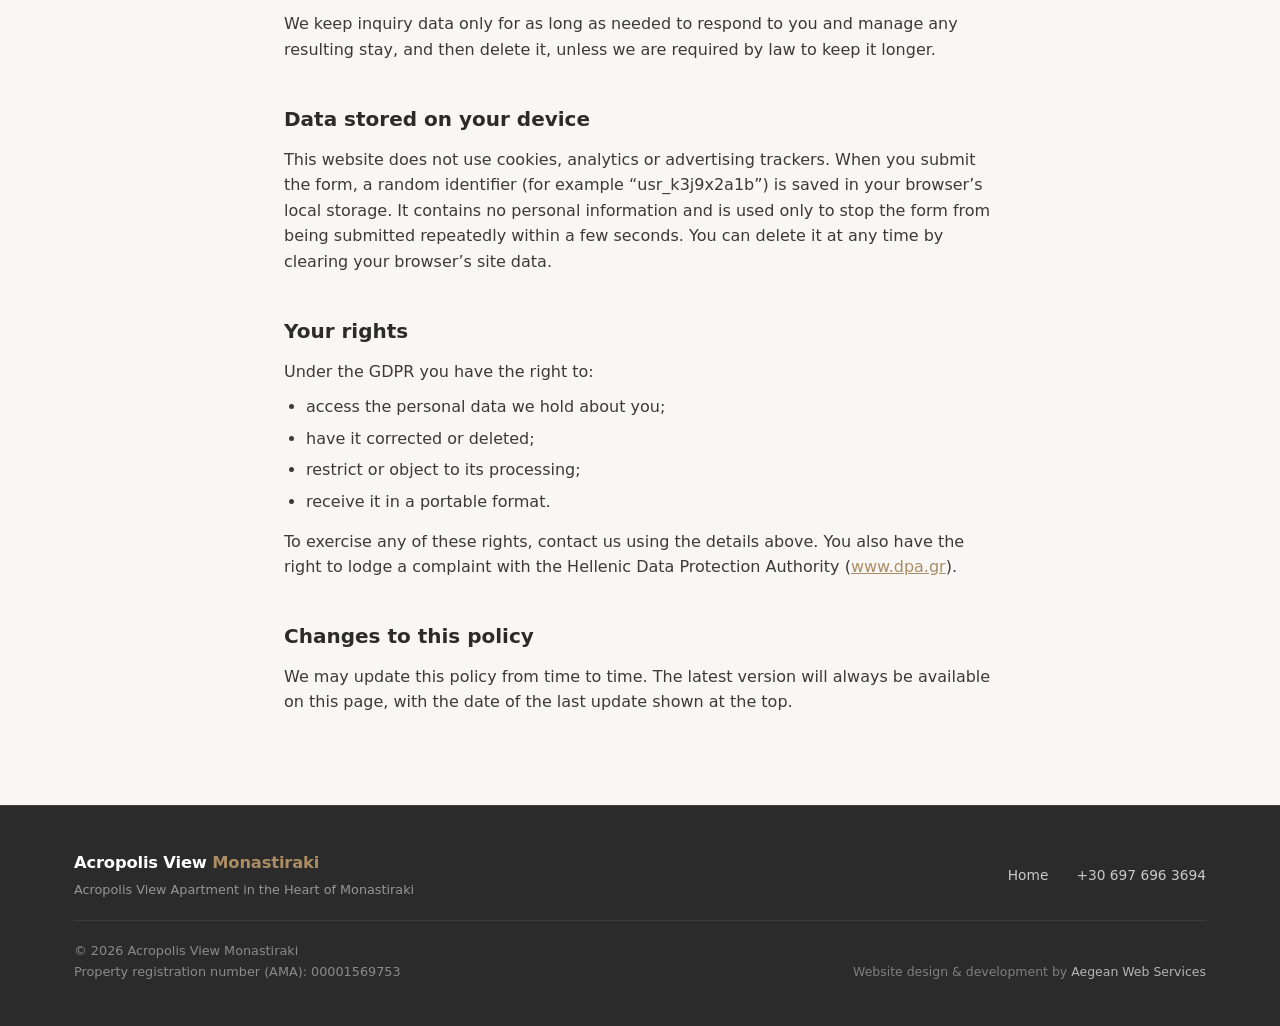
<file: en/privacy.html>
<!DOCTYPE html>
<html lang="en">
<head>
<meta charset="UTF-8">
<meta name="viewport" content="width=device-width, initial-scale=1.0">
<title>Privacy Policy | Acropolis View Monastiraki</title>
<meta name="robots" content="noindex, nofollow">
<link rel="stylesheet" href="../style.css">
<link rel="icon" type="image/svg+xml" href="../favicon.svg">
</head>
<body>

<header class="site-header">
  <nav class="navbar">
    <a href="./" class="brand">
      <span class="brand-name">Acropolis&nbsp;View <em>Monastiraki</em></span>
    </a>
    <div class="legal-nav">
      <a href="./" class="nav-link back-link">&larr; Back to home</a>
      <a href="../el/privacy.html" class="lang-switch" hreflang="el">&Epsilon;&Lambda;</a>
    </div>
  </nav>
</header>

<main class="legal">
  <div class="container legal-content">
    <h1>Privacy Policy</h1>
    <p class="legal-updated">Last updated: 23 October 2026</p>

    <p>This policy explains what personal data we collect through acropolisviewapartment.gr, why we collect it, and what rights you have. We collect as little as possible and use it only to answer your booking inquiry.</p>

    <h2>Who is responsible for your data</h2>
    <p>The data controller is the host of Acropolis View Monastiraki, Monastiraki, Athens 105 60, Greece. You can reach us at <a href="tel:+306976963694">+30 697 696 3694</a> or by replying to any email you receive from us.</p>

    <h2>What we collect</h2>
    <p>When you send an inquiry through the contact form, we collect:</p>
    <ul>
      <li>your full name and email address;</li>
      <li>your requested check-in and check-out dates and number of guests;</li>
      <li>the message you write (optional);</li>
      <li>the date and time of the inquiry and a random identifier (see &ldquo;Data stored on your device&rdquo;), used only to prevent spam.</li>
    </ul>
    <p>Please do not include sensitive information (such as ID or payment details) in the message field.</p>

    <h2>Why we use it</h2>
    <p>We use your data only to reply to your inquiry, check availability, and arrange your stay. The legal basis is taking steps at your request before entering into a contract (Article 6(1)(b) GDPR). We also use the random identifier and timestamp to protect the form against abuse and spam, which is our legitimate interest (Article 6(1)(f) GDPR).</p>
    <p>We never sell your data, and we do not use it for marketing or newsletters.</p>

    <h2>If you book</h2>
    <p>If your inquiry leads to a booking, Greek law requires us to collect identification details for every guest (tax ID (&#913;.&#934;.&#924;.) for Greek guests, passport number for international guests). These are requested separately, not through this website, and are kept for as long as the law requires.</p>

    <h2>Who processes your data</h2>
    <p>The inquiry form is handled by Google services (Google Apps Script, Google Sheets and Gmail), provided by Google, which stores the inquiry and delivers it to us by email. You also receive an automatic confirmation email. Google may process data outside the European Union; such transfers are covered by the EU&ndash;US Data Privacy Framework and Google&rsquo;s standard contractual clauses.</p>
    <p>The website is hosted on GitHub Pages (GitHub, Inc.), which may log technical data such as your IP address for security and operational purposes.</p>

    <h2>How long we keep it</h2>
    <p>We keep inquiry data only for as long as needed to respond to you and manage any resulting stay, and then delete it, unless we are required by law to keep it longer.</p>

    <h2>Data stored on your device</h2>
    <p>This website does not use cookies, analytics or advertising trackers. When you submit the form, a random identifier (for example &ldquo;usr_k3j9x2a1b&rdquo;) is saved in your browser&rsquo;s local storage. It contains no personal information and is used only to stop the form from being submitted repeatedly within a few seconds. You can delete it at any time by clearing your browser&rsquo;s site data.</p>

    <h2>Your rights</h2>
    <p>Under the GDPR you have the right to:</p>
    <ul>
      <li>access the personal data we hold about you;</li>
      <li>have it corrected or deleted;</li>
      <li>restrict or object to its processing;</li>
      <li>receive it in a portable format.</li>
    </ul>
    <p>To exercise any of these rights, contact us using the details above. You also have the right to lodge a complaint with the Hellenic Data Protection Authority (<a href="https://www.dpa.gr" rel="noopener" target="_blank">www.dpa.gr</a>).</p>

    <h2>Changes to this policy</h2>
    <p>We may update this policy from time to time. The latest version will always be available on this page, with the date of the last update shown at the top.</p>
  </div>
</main>

<footer class="site-footer">
  <div class="container footer-grid">
    <div class="footer-brand-block">
      <div class="brand footer-brand">
        <span class="brand-name">Acropolis&nbsp;View <em>Monastiraki</em></span>
      </div>
      <p class="footer-tagline">Acropolis View Apartment in the Heart of Monastiraki</p>
    </div>
    <nav class="footer-links" aria-label="Footer">
      <a href="./">Home</a>
      <a href="tel:+306976963694">+30 697 696 3694</a>
    </nav>
    <div class="footer-bottom">
      <p class="footer-copy">&copy; 2026 Acropolis View Monastiraki<br>Property registration number (AMA): 00001569753</p>
      <p class="footer-credit">Website design &amp; development by <a href="https://aegeanwebservices.gr" target="_blank" rel="noopener">Aegean Web Services</a></p>
    </div>
  </div>
</footer>

</body>
</html>
</file>
<file: style.css>
:root {
  --color-charcoal: #2b2b2b;
  --color-charcoal-soft: #3a3a3a;
  --color-bronze: #c5a880;
  --color-bronze-dark: #ab8c63;
  --color-white: #ffffff;
  --color-bg: #f8f7f5;
  --color-bg-alt: #f1efeb;
  --color-text-muted: #6f6b66;
  --color-border: #e3ded6;

  --font-sans: -apple-system, BlinkMacSystemFont, "Segoe UI", system-ui, Roboto, "Helvetica Neue", Arial, sans-serif;

  --container-width: 1180px;
  --radius-sm: 6px;
  --radius-md: 12px;
  --radius-lg: 20px;

  --shadow-sm: 0 2px 10px rgba(43, 43, 43, 0.06);
  --shadow-md: 0 12px 32px rgba(43, 43, 43, 0.12);
  --shadow-lg: 0 24px 60px rgba(43, 43, 43, 0.22);

  --transition: 0.35s cubic-bezier(0.65, 0, 0.35, 1);
}

/* ---------- Reset ---------- */
*, *::before, *::after { box-sizing: border-box; }
* { -webkit-tap-highlight-color: transparent; }
html { scroll-behavior: smooth; cursor:default; }
body, h1, h2, h3, p, ul, figure, form { margin: 0; }
ul { list-style: none; padding: 0; }
img { max-width: 100%; height: auto; display: block; }
button { font: inherit; cursor: pointer; background: none; border: none; }
a { text-decoration: none; color: inherit; }
input, select, textarea { font: inherit; }

body {
  font-family: var(--font-sans);
  background: var(--color-bg);
  color: var(--color-charcoal);
  line-height: 1.6;
  -webkit-font-smoothing: antialiased;
}

.container {
  max-width: var(--container-width);
  margin-inline: auto;
  padding-inline: 24px;
}

/* ---------- Typography helpers ---------- */
.eyebrow {
  display: inline-block;
  font-size: 0.78rem;
  letter-spacing: 0.14em;
  text-transform: uppercase;
  color: var(--color-bronze-dark);
  font-weight: 600;
  margin-bottom: 12px;
}
.center { text-align: center; width: 100%; }

.section-title {
  font-size: clamp(1.8rem, 3.2vw, 2.6rem);
  font-weight: 700;
  letter-spacing: -0.01em;
  margin-bottom: 14px;
}
.section-subtitle {
  color: var(--color-text-muted);
  font-size: 1.05rem;
  max-width: 560px;
  margin-inline: auto;
  margin-bottom: 48px;
}
.lead {
  font-size: 1.08rem;
  color: var(--color-text-muted);
  max-width: 46ch;
}

section { padding: 100px 0; }

/* ---------- Buttons ---------- */
.btn {
  display: inline-flex;
  align-items: center;
  justify-content: center;
  gap: 8px;
  padding: 14px 32px;
  border-radius: 999px;
  font-weight: 600;
  font-size: 0.95rem;
  letter-spacing: 0.01em;
  transition: transform var(--transition), box-shadow var(--transition), background var(--transition), color var(--transition);
  white-space: nowrap;
}
.btn-primary {
  background: var(--color-bronze);
  color: var(--color-charcoal);
  box-shadow: var(--shadow-sm);
}
.btn-primary:hover {
  background: var(--color-bronze-dark);
  transform: translateY(-2px);
  box-shadow: var(--shadow-md);
}
.btn-cta {
  background: var(--color-charcoal);
  color: var(--color-white);
  padding: 10px 24px;
  font-size: 0.88rem;
}
.btn-cta:hover { background: var(--color-bronze); color: var(--color-charcoal); }

/* ==========================================================================
   Header / Navigation
   ========================================================================== */
.site-header {
  position: fixed;
  inset-inline: 0;
  top: 0;
  z-index: 1000;
  background: rgba(248, 247, 245, 0.7);
  backdrop-filter: blur(14px) saturate(160%);
  -webkit-backdrop-filter: blur(14px) saturate(160%);
  border-bottom: 1px solid rgba(43, 43, 43, 0.08);
  transition: background var(--transition), box-shadow var(--transition);
}
.site-header.scrolled {
  box-shadow: var(--shadow-sm);
}

.navbar {
  max-width: var(--container-width);
  margin-inline: auto;
  padding: 16px 24px;
  display: flex;
  align-items: center;
  justify-content: space-between;
}

.brand {
  display: flex;
  align-items: center;
  gap: 12px;
  font-weight: 700;
  font-size: 1.02rem;
  letter-spacing: -0.01em;
}
.brand-mark {
  display: grid;
  place-items: center;
  width: 38px;
  height: 38px;
  border-radius: 50%;
  background: var(--color-charcoal);
  color: var(--color-bronze);
  font-size: 0.85rem;
  letter-spacing: 0.03em;
}
.brand-name { white-space: nowrap; }
.brand-name em { font-style: normal; color: var(--color-bronze-dark); }

.nav-menu {
  display: flex;
  align-items: center;
  gap: 34px;
}
.nav-link {
  font-size: 0.92rem;
  font-weight: 500;
  position: relative;
  padding-bottom: 4px;
  white-space: nowrap;
}
.nav-link::after {
  content: "";
  position: absolute;
  left: 0; bottom: 0;
  width: 0; height: 2px;
  background: var(--color-bronze);
  transition: width var(--transition);
}
.nav-link:hover::after { width: 100%; }

.lang-switch {
  font-weight: 700;
  font-size: 0.82rem;
  letter-spacing: 0.03em;
  color: var(--color-bronze-dark);
  padding-left: 14px;
  border-left: 1px solid var(--color-border);
}

.nav-toggle {
  display: none;
  flex-direction: column;
  gap: 5px;
  width: 26px;
  z-index: 1100;
}
.nav-toggle .bar {
  height: 2px;
  width: 100%;
  background: var(--color-charcoal);
  border-radius: 2px;
  transition: transform var(--transition), opacity var(--transition);
}
.nav-toggle.active .bar:nth-child(1) { transform: translateY(7px) rotate(45deg); }
.nav-toggle.active .bar:nth-child(2) { opacity: 0; }
.nav-toggle.active .bar:nth-child(3) { transform: translateY(-7px) rotate(-45deg); }

/* ==========================================================================
   Hero
   ========================================================================== */
.hero {
  position: relative;
  height: 100vh;
  height: 100svh;
  min-height: 600px;
  display: flex;
  align-items: flex-end;
  overflow: hidden;
  background: var(--color-charcoal);
}
.hero-media {
  position: absolute;
  inset: 0;
  z-index: 0;
}
.hero-img {
  width: 100%;
  height: 100%;
  object-fit: cover;
  object-position: 50% 35%;
  animation: hero-zoom 14s ease-out both;
}
@keyframes hero-zoom {
  from { transform: scale(1.08); }
  to   { transform: scale(1); }
}
/* Darken only where the text sits (bottom-left), keep the Acropolis and sky bright */
.hero-overlay {
  position: absolute;
  inset: 0;
  background:
    linear-gradient(0deg, rgba(18,18,18,0.86) 0%, rgba(18,18,18,0.6) 34%, rgba(18,18,18,0.15) 68%, rgba(18,18,18,0) 82%),
    linear-gradient(90deg, rgba(18,18,18,0.5) 0%, rgba(18,18,18,0.18) 45%, rgba(18,18,18,0) 65%);
}
.hero-content {
  position: relative;
  z-index: 1;
  width: 100%;
  max-width: var(--container-width);
  margin-inline: auto;
  padding: 0 24px 88px;
  color: var(--color-white);
}
.hero-inner {
  max-width: 700px;
  animation: hero-rise 0.9s 0.15s cubic-bezier(0.2, 0.7, 0.2, 1) both;
}
@keyframes hero-rise {
  from { opacity: 0; transform: translateY(18px); }
  to   { opacity: 1; transform: none; }
}
.hero-eyebrow {
  display: flex;
  align-items: center;
  gap: 12px;
  text-transform: uppercase;
  letter-spacing: 0.24em;
  font-size: 0.74rem;
  font-weight: 600;
  color: rgba(255,255,255,0.9);
  margin-bottom: 18px;
}
.hero-eyebrow::before {
  content: "";
  width: 36px;
  height: 1px;
  background: var(--color-bronze);
}
.hero-title {
  font-family: "Iowan Old Style", "Palatino Linotype", Palatino, Georgia, "Times New Roman", serif;
  font-size: clamp(2.1rem, 4vw, 3.3rem);
  font-weight: 400;
  letter-spacing: -0.01em;
  line-height: 1.08;
  margin-bottom: 18px;
  text-wrap: balance;
  text-shadow: 0 2px 24px rgba(0,0,0,0.25);
}
.hero-title em {
  font-style: italic;
  color: #e8d2ab;
}
.hero-subtitle {
  font-size: clamp(1rem, 1.4vw, 1.12rem);
  color: rgba(255,255,255,0.86);
  max-width: 500px;
  margin-bottom: 30px;
}
.hero-actions {
  display: flex;
  flex-wrap: wrap;
  gap: 12px;
}
.btn-ghost {
  color: var(--color-white);
  border: 1px solid rgba(255,255,255,0.55);
  background: rgba(255,255,255,0.06);
  backdrop-filter: blur(6px);
  -webkit-backdrop-filter: blur(6px);
}
.btn-ghost:hover {
  background: var(--color-white);
  color: var(--color-charcoal);
  border-color: var(--color-white);
}
.hero-facts {
  display: flex;
  flex-wrap: wrap;
  gap: 8px 22px;
  margin-top: 34px;
  font-size: 0.85rem;
  color: rgba(255,255,255,0.78);
}
.hero-facts li {
  display: flex;
  align-items: center;
  gap: 8px;
}
.hero-facts li::before {
  content: "";
  width: 5px;
  height: 5px;
  border-radius: 50%;
  background: var(--color-bronze);
}
@media (prefers-reduced-motion: reduce) {
  .hero-img, .hero-inner { animation: none; }
}
/* Desktop: text further left and higher, over the building on the left of the photo */
@media (min-width: 761px) {
  .hero-content {
    max-width: none;
    padding-left: clamp(24px, 6vw, 120px);
    padding-bottom: clamp(96px, calc(100vh - 620px), 320px);
  }
  .hero-overlay {
    background:
      linear-gradient(0deg, rgba(18,18,18,0.8) 0%, rgba(18,18,18,0.35) 30%, rgba(18,18,18,0) 55%),
      linear-gradient(90deg, rgba(18,18,18,0.68) 0%, rgba(18,18,18,0.4) 32%, rgba(18,18,18,0) 58%);
  }
}

.scroll-cue {
  position: absolute;
  bottom: 32px;
  left: 50%;
  transform: translateX(-50%);
  z-index: 1;
  width: 26px;
  height: 42px;
  border: 2px solid rgba(255,255,255,0.6);
  border-radius: 999px;
}
.scroll-cue span {
  position: absolute;
  top: 8px;
  left: 50%;
  transform: translateX(-50%);
  width: 4px;
  height: 8px;
  border-radius: 999px;
  background: var(--color-bronze);
  animation: scroll-cue 1.8s ease-in-out infinite;
}
@keyframes scroll-cue {
  0% { opacity: 1; top: 8px; }
  70% { opacity: 0; top: 22px; }
  100% { opacity: 0; top: 22px; }
}

/* ==========================================================================
   Overview
   ========================================================================== */
.overview-grid {
  display: grid;
  grid-template-columns: 1.05fr 1fr;
  gap: 72px;
  align-items: center;
}
.overview-media {
  position: relative;
  border-radius: var(--radius-lg);
  overflow: hidden;
  box-shadow: var(--shadow-md);
}
.overview-media img { border-radius: var(--radius-lg); }
.overview-media-caption {
  position: absolute;
  left: 20px;
  bottom: 20px;
  background: rgba(248,247,245,0.92);
  backdrop-filter: blur(8px);
  border-radius: var(--radius-md);
  padding: 14px 22px;
  display: flex;
  flex-direction: column;
  line-height: 1.1;
  box-shadow: var(--shadow-sm);
}
.overview-media-caption .stat {
  font-size: 1.8rem;
  font-weight: 700;
  color: var(--color-charcoal);
}
.overview-media-caption .stat-label {
  font-size: 0.72rem;
  text-transform: uppercase;
  letter-spacing: 0.08em;
  color: var(--color-text-muted);
  margin-top: 2px;
}

.overview-copy h2 { font-size: clamp(1.8rem, 3vw, 2.4rem); margin-bottom: 18px; letter-spacing: -0.01em; }
.overview-copy .lead { margin-bottom: 36px; max-width: 52ch; }

.overview-points { display: flex; flex-direction: column; gap: 26px; }
.overview-points li { display: flex; gap: 18px; align-items: flex-start; }
.overview-points svg {
  flex-shrink: 0;
  width: 26px;
  height: 26px;
  color: var(--color-bronze-dark);
  margin-top: 3px;
}
.overview-points h3 { font-size: 1.05rem; font-weight: 700; margin-bottom: 4px; }
.overview-points p { color: var(--color-text-muted); font-size: 0.96rem; }

/* ==========================================================================
   Gallery
   ========================================================================== */
.gallery { background: var(--color-bg-alt); }

.gallery-grid {
  display: grid;
  grid-template-columns: repeat(4, 1fr);
  grid-auto-rows: 180px;
  gap: 14px;
}
.gallery-item {
  position: relative;
  overflow: hidden;
  border-radius: var(--radius-md);
  display: block;
}
.gallery-item img {
  width: 100%;
  height: 100%;
  object-fit: cover;
  transition: transform 0.6s ease;
}
.gallery-item::after {
  content: "";
  position: absolute;
  inset: 0;
  background: rgba(43,43,43,0);
  transition: background var(--transition);
}
.gallery-item:hover::after { background: rgba(43,43,43,0.18); }
.gallery-item:hover img { transform: scale(1.08); }

.item-1 { grid-column: span 2; grid-row: span 2; }
.item-6 { grid-column: span 2; }

@media (max-width: 860px) {
  .gallery-grid { grid-template-columns: repeat(2, 1fr); grid-auto-rows: 160px; }
  .item-1 { grid-column: span 2; grid-row: span 2; }
  .item-6 { grid-column: span 2; }
}
@media (max-width: 520px) {
  .gallery-grid { grid-template-columns: 1fr; grid-auto-rows: 220px; }
  .item-1, .item-6 { grid-column: span 1; grid-row: span 1; }
}

/* ---------- Lightbox ---------- */
.lightbox {
  position: fixed;
  inset: 0;
  z-index: 2000;
  display: flex;
  align-items: center;
  justify-content: center;
  background: rgba(20, 20, 20, 0.92);
  opacity: 0;
  visibility: hidden;
  transition: opacity var(--transition), visibility var(--transition);
}
.lightbox.active { opacity: 1; visibility: visible; transition: opacity var(--transition), visibility 0s; }

.lightbox-figure {
  max-width: min(90vw, 1100px);
  max-height: 86vh;
  text-align: center;
}
.lightbox-figure img {
  max-width: 100%;
  max-height: 78vh;
  border-radius: var(--radius-md);
  box-shadow: var(--shadow-lg);
  transform: scale(0.96);
  transition: transform var(--transition);
}
.lightbox.active .lightbox-figure img { transform: scale(1); }
.lightbox-figure figcaption {
  color: rgba(255,255,255,0.8);
  margin-top: 18px;
  font-size: 0.9rem;
}

.lightbox-close, .lightbox-nav {
  position: absolute;
  color: var(--color-white);
  background: rgba(255,255,255,0.1);
  border-radius: 50%;
  transition: background var(--transition), transform var(--transition);
}
.lightbox-close:hover, .lightbox-nav:hover { background: var(--color-bronze); color: var(--color-charcoal); }

.lightbox-close {
  top: 26px;
  right: 26px;
  width: 46px;
  height: 46px;
  font-size: 1.6rem;
  line-height: 1;
  display: grid;
  place-items: center;
}
.lightbox-nav {
  top: 50%;
  transform: translateY(-50%);
  width: 52px;
  height: 52px;
  display: grid;
  place-items: center;
  font-size: 1.1rem;
  z-index: 9999;
}
.lightbox-prev { left: 26px; }
.lightbox-next { right: 26px; }

@media (max-width: 640px) {
  .lightbox-nav { width: 42px; height: 42px; }
  .lightbox-close { top: 14px; right: 14px; }
}

/* ==========================================================================
   Amenities
   ========================================================================== */
.amenities-grid {
  display: grid;
  grid-template-columns: repeat(3, 1fr);
  gap: 24px;
}
.amenity-card {
  background: var(--color-white);
  border: 1px solid var(--color-border);
  border-radius: var(--radius-md);
  padding: 34px 28px;
  transition: transform var(--transition), box-shadow var(--transition), border-color var(--transition);
}
.amenity-card:hover {
  transform: translateY(-4px);
  box-shadow: var(--shadow-md);
  border-color: transparent;
}
.amenity-icon {
  display: inline-flex;
  align-items: center;
  justify-content: center;
  width: 52px;
  height: 52px;
  border-radius: 50%;
  background: var(--color-bg-alt);
  color: var(--color-bronze-dark);
  margin-bottom: 20px;
}
.amenity-icon svg { width: 24px; height: 24px; }
.amenity-card h3 { font-size: 1.08rem; font-weight: 700; margin-bottom: 8px; }
.amenity-card p { color: var(--color-text-muted); font-size: 0.94rem; }

.amenities-cta { text-align: center; margin-top: 48px; }

.btn-outline {
  background: transparent;
  color: var(--color-charcoal);
  border: 1px solid var(--color-charcoal);
}
.btn-outline:hover {
  background: var(--color-charcoal);
  color: var(--color-white);
  transform: translateY(-2px);
  box-shadow: var(--shadow-md);
}

/* ---------- Amenities modal ---------- */
.amenities-modal {
  position: fixed;
  inset: 0;
  z-index: 2000;
  display: flex;
  align-items: center;
  justify-content: center;
  padding: 24px;
  background: rgba(20, 20, 20, 0.6);
  opacity: 0;
  visibility: hidden;
  transition: opacity var(--transition), visibility var(--transition);
}
.amenities-modal.active { opacity: 1; visibility: visible; transition: opacity var(--transition), visibility 0s; }

.amenities-modal-panel {
  width: min(920px, 100%);
  max-height: 85vh;
  background: var(--color-white);
  border-radius: var(--radius-lg);
  box-shadow: var(--shadow-lg);
  display: flex;
  flex-direction: column;
  transform: scale(0.96);
  transition: transform var(--transition);
}
.amenities-modal.active .amenities-modal-panel { transform: scale(1); }

.amenities-modal-head {
  display: flex;
  align-items: center;
  justify-content: space-between;
  padding: 24px 32px;
  border-bottom: 1px solid var(--color-border);
  flex-shrink: 0;
}
.amenities-modal-head h3 { font-size: 1.2rem; font-weight: 700; }
.amenities-modal-close {
  width: 40px;
  height: 40px;
  border-radius: 50%;
  display: grid;
  place-items: center;
  font-size: 1.4rem;
  line-height: 1;
  color: var(--color-charcoal);
  transition: background var(--transition);
}
.amenities-modal-close:hover { background: var(--color-bg-alt); }

.amenities-modal-body {
  padding: 32px;
  overflow-y: auto;
}

.amenities-categories {
  display: grid;
  grid-template-columns: repeat(2, 1fr);
  gap: 36px 48px;
}
.amenity-category-head {
  display: flex;
  align-items: center;
  gap: 14px;
  margin-bottom: 16px;
}
.amenity-icon-sm {
  width: 40px;
  height: 40px;
  flex-shrink: 0;
}
.amenity-icon-sm svg { width: 19px; height: 19px; }
.amenity-category h3 { font-size: 1rem; font-weight: 700; }
.amenity-list { display: flex; flex-direction: column; gap: 10px; }
.amenity-list li {
  position: relative;
  padding-left: 20px;
  font-size: 0.92rem;
  color: var(--color-text-muted);
  line-height: 1.45;
}
.amenity-list li::before {
  content: "\2713";
  position: absolute;
  left: 0;
  top: -0.03em;
  font-size: 0.72rem;
  font-weight: 700;
  color: var(--color-bronze-dark);
}

/* ==========================================================================
   Location
   ========================================================================== */
.location { background: var(--color-charcoal); color: var(--color-white); }
.location-grid {
  display: grid;
  grid-template-columns: 1fr 1fr;
  gap: 60px;
  align-items: center;
}
.location .eyebrow { color: var(--color-bronze); }
.location h2 { font-size: clamp(1.8rem, 3vw, 2.4rem); margin-bottom: 18px; }
.location .lead { color: rgba(255,255,255,0.72); margin-bottom: 34px; }

.location-list { display: flex; flex-direction: column; gap: 18px; }
.location-list li {
  display: flex;
  align-items: baseline;
  gap: 16px;
  padding-bottom: 18px;
  border-bottom: 1px solid rgba(255,255,255,0.12);
  font-size: 0.98rem;
  color: rgba(255,255,255,0.85);
}
.location-list li:last-child { border-bottom: none; padding-bottom: 0; }
.location-list span {
  flex-shrink: 0;
  min-width: 92px;
  color: var(--color-bronze);
  font-weight: 700;
  font-size: 0.85rem;
}

.location-map {
  position: relative;
  aspect-ratio: 4 / 3;
  border-radius: var(--radius-lg);
  display: flex;
  flex-direction: column;
  align-items: center;
  justify-content: flex-end;
  gap: 4px;
  text-align: center;
  padding: 24px;
  border: 1px solid rgba(197,168,128,0.3);
  overflow: hidden;
  box-shadow: var(--shadow-md);
}
.location-map-img {
  position: absolute;
  inset: 0;
  width: 100%;
  height: 100%;
  object-fit: cover;
}
.location-map::after {
  content: "";
  position: absolute;
  inset: 0;
  background: linear-gradient(180deg, rgba(20,20,20,0) 45%, rgba(20,20,20,0.82) 100%);
}
.location-map p,
.map-note { position: relative; z-index: 1; }
.location-map p { font-weight: 600; color: var(--color-white); }
.map-note { font-size: 0.8rem; color: rgba(255,255,255,0.65); }

/* ==========================================================================
   Policies
   ========================================================================== */
.policies { background: var(--color-bg-alt); }
.policies-grid {
  display: grid;
  grid-template-columns: repeat(3, 1fr);
  gap: 24px;
}
.policy-card {
  background: var(--color-white);
  border: 1px solid var(--color-border);
  border-radius: var(--radius-md);
  padding: 32px 28px;
}
.policy-card h3 { font-size: 1.05rem; font-weight: 700; margin-bottom: 14px; }
.policy-card p { color: var(--color-text-muted); font-size: 0.94rem; }

.policy-list { display: flex; flex-direction: column; gap: 10px; }
.policy-list li {
  position: relative;
  padding-left: 20px;
  font-size: 0.92rem;
  color: var(--color-text-muted);
  line-height: 1.45;
}
.policy-list li::before {
  content: "\2013";
  position: absolute;
  left: 0;
  color: var(--color-bronze-dark);
  font-weight: 700;
}

.policy-card-notice {
  background: var(--color-charcoal);
  border-color: transparent;
}
.policy-card-notice h3 { color: var(--color-white); }
.policy-card-notice p { color: rgba(255,255,255,0.72); }

/* ==========================================================================
   Contact
   ========================================================================== */
.contact-grid {
  display: grid;
  grid-template-columns: 0.85fr 1.15fr;
  gap: 64px;
}
.contact-intro h2 { font-size: clamp(1.8rem, 3vw, 2.4rem); margin-bottom: 18px; }
.contact-langs { margin-top: 14px; font-size: 0.95rem; color: var(--color-text-muted); }

.contact-phone {
  display: inline-flex;
  align-items: center;
  gap: 12px;
  margin-top: 28px;
  padding: 14px 22px;
  border: 1px solid var(--color-border);
  border-radius: 999px;
  background: var(--color-white);
  font-weight: 600;
  font-size: 1rem;
  color: var(--color-charcoal);
  box-shadow: var(--shadow-sm);
  transition: transform var(--transition), box-shadow var(--transition), border-color var(--transition), color var(--transition);
}
.contact-phone svg {
  width: 20px;
  height: 20px;
  color: var(--color-bronze-dark);
  flex-shrink: 0;
}
.contact-phone:hover {
  transform: translateY(-2px);
  box-shadow: var(--shadow-md);
  border-color: var(--color-bronze);
  color: var(--color-bronze-dark);
}

.contact-form {
  background: var(--color-white);
  border: 1px solid var(--color-border);
  border-radius: var(--radius-lg);
  padding: 40px;
  box-shadow: var(--shadow-sm);
}
.form-row {
  display: grid;
  grid-template-columns: 1fr 1fr 1fr;
  gap: 20px;
}
.form-row:has(.form-group:nth-child(2):last-child) { grid-template-columns: 1fr 1fr; }
.form-group { display: flex; flex-direction: column; margin-bottom: 22px; }
.form-group label {
  font-size: 0.82rem;
  font-weight: 600;
  margin-bottom: 8px;
  color: var(--color-charcoal-soft);
}
.form-group input,
.form-group select,
.form-group textarea {
  border: 1px solid var(--color-border);
  border-radius: var(--radius-sm);
  padding: 12px 14px;
  background: var(--color-bg);
  color: var(--color-charcoal);
  transition: border-color var(--transition), box-shadow var(--transition);
}
.form-group textarea { resize: vertical; min-height: 100px; }
.form-group input:focus,
.form-group select:focus,
.form-group textarea:focus {
  outline: none;
  border-color: var(--color-bronze);
  box-shadow: 0 0 0 3px rgba(197,168,128,0.25);
}

.form-submit { width: 100%; margin-top: 6px; }
.form-note {
  text-align: center;
  margin-top: 14px;
  font-size: 0.88rem;
  color: var(--color-bronze-dark);
  font-weight: 600;
  min-height: 1.2em;
}

/* ==========================================================================
   Footer
   ========================================================================== */
.site-footer {
  background: var(--color-charcoal);
  color: rgba(255,255,255,0.6);
  padding: 44px 0;
  border-top: 1px solid rgba(255,255,255,0.08);
}
.footer-grid {
  display: flex;
  flex-wrap: wrap;
  align-items: center;
  justify-content: space-between;
  gap: 20px;
  font-size: 0.86rem;
}
.footer-brand .brand-mark { background: var(--color-bronze); color: var(--color-charcoal); }
.footer-brand .brand-name { color: var(--color-white); }
.footer-brand-block { display: flex; flex-direction: column; gap: 4px; }
.footer-tagline { font-size: 0.8rem; color: rgba(255,255,255,0.5); }
.footer-links {
  display: flex;
  flex-wrap: wrap;
  gap: 10px 28px;
}
.footer-links a {
  color: rgba(255,255,255,0.75);
  transition: color var(--transition);
}
.footer-links a:hover { color: var(--color-bronze); }
.footer-bottom {
  width: 100%;
  display: flex;
  flex-wrap: wrap;
  align-items: flex-end;
  justify-content: space-between;
  gap: 12px 24px;
  padding-top: 20px;
  border-top: 1px solid rgba(255,255,255,0.08);
}
.footer-copy {
  font-size: 0.8rem;
  color: rgba(255,255,255,0.45);
}
.footer-credit {
  font-size: 0.78rem;
  color: rgba(255,255,255,0.4);
  text-align: right;
}
.footer-credit a {
  color: rgba(255,255,255,0.65);
  transition: color var(--transition);
}
.footer-credit a:hover { color: var(--color-bronze); }
@media (max-width: 720px) {
  .footer-credit { width: 100%; text-align: left; }
}

/* ==========================================================================
   Legal pages (privacy policy)
   ========================================================================== */
.legal-nav {
  display: flex;
  align-items: center;
  gap: 24px;
  font-size: 0.92rem;
  font-weight: 500;
}
.legal-nav .lang-switch { padding-left: 14px; }
.legal { padding: 140px 0 90px; }
.legal-content { max-width: 760px; }
.legal-content h1 {
  font-size: clamp(1.9rem, 3.4vw, 2.6rem);
  letter-spacing: -0.01em;
  margin-bottom: 8px;
}
.legal-updated { color: var(--color-text-muted); font-size: 0.9rem; margin-bottom: 36px; }
.legal-content h2 {
  font-size: 1.25rem;
  margin: 40px 0 12px;
}
.legal-content p,
.legal-content li { color: var(--color-charcoal-soft); }
.legal-content p + p { margin-top: 12px; }
.legal-content ul { list-style: disc; padding-left: 22px; margin-top: 10px; }
.legal-content li + li { margin-top: 6px; }
.legal-content ul + p { margin-top: 14px; }
.legal-content a { color: var(--color-bronze-dark); text-decoration: underline; }

/* ==========================================================================
   Responsive
   ========================================================================== */
@media (max-width: 980px) {
  .overview-grid,
  .location-grid,
  .contact-grid { grid-template-columns: 1fr; }
  .location-map { max-width: 480px; }
  .amenities-grid { grid-template-columns: repeat(2, 1fr); }
  .policies-grid { grid-template-columns: repeat(2, 1fr); }
  .policy-card-notice { grid-column: span 2; }
}

/* Full menu needs ~1150px; below that switch to the hamburger menu */
@media (max-width: 1180px) {
  .nav-toggle { display: flex; }

  .nav-menu {
    position: fixed;
    top: 0;
    right: 0;
    height: 100vh;
    height: 100dvh;
    width: min(78vw, 320px);
    background: var(--color-white);
    flex-direction: column;
    align-items: flex-start;
    justify-content: center;
    gap: 28px;
    padding: 40px;
    transform: translateX(100%);
    /* hidden (not just off-screen) when closed, so its links can't be reached with Tab */
    visibility: hidden;
    transition: transform var(--transition), visibility var(--transition);
    box-shadow: var(--shadow-lg);
  }
  .nav-menu.active {
    transform: translateX(0);
    visibility: visible;
    transition: transform var(--transition), visibility 0s;
  }
  .nav-cta { margin-top: 10px; }
  .nav-menu .lang-switch { padding-left: 0; border-left: none; }
}

@media (max-width: 760px) {
  section { padding: 72px 0; }

  .hero-content { padding-bottom: 56px; }
  .hero-facts { margin-top: 26px; font-size: 0.8rem; gap: 6px 16px; }
  .scroll-cue { bottom: 20px; }

  .amenities-grid { grid-template-columns: 1fr; }
  .policies-grid { grid-template-columns: 1fr; }
  .policy-card-notice { grid-column: span 1; }
  .amenities-modal { padding: 0; }
  .amenities-modal-panel { width: 100%; height: 100%; max-height: 100%; border-radius: 0; }
  .amenities-modal-body { padding: 24px; }
  .amenities-categories { grid-template-columns: 1fr; gap: 28px; }
  .form-row { grid-template-columns: 1fr !important; }
  .legal { padding: 110px 0 64px; }
  .legal-nav { gap: 16px; }
  .legal-nav .back-link { display: none; }
}

@media (max-width: 480px) {
  .brand-name { font-size: 0.9rem; }
  .contact-form { padding: 28px 22px; }
}
</file>
